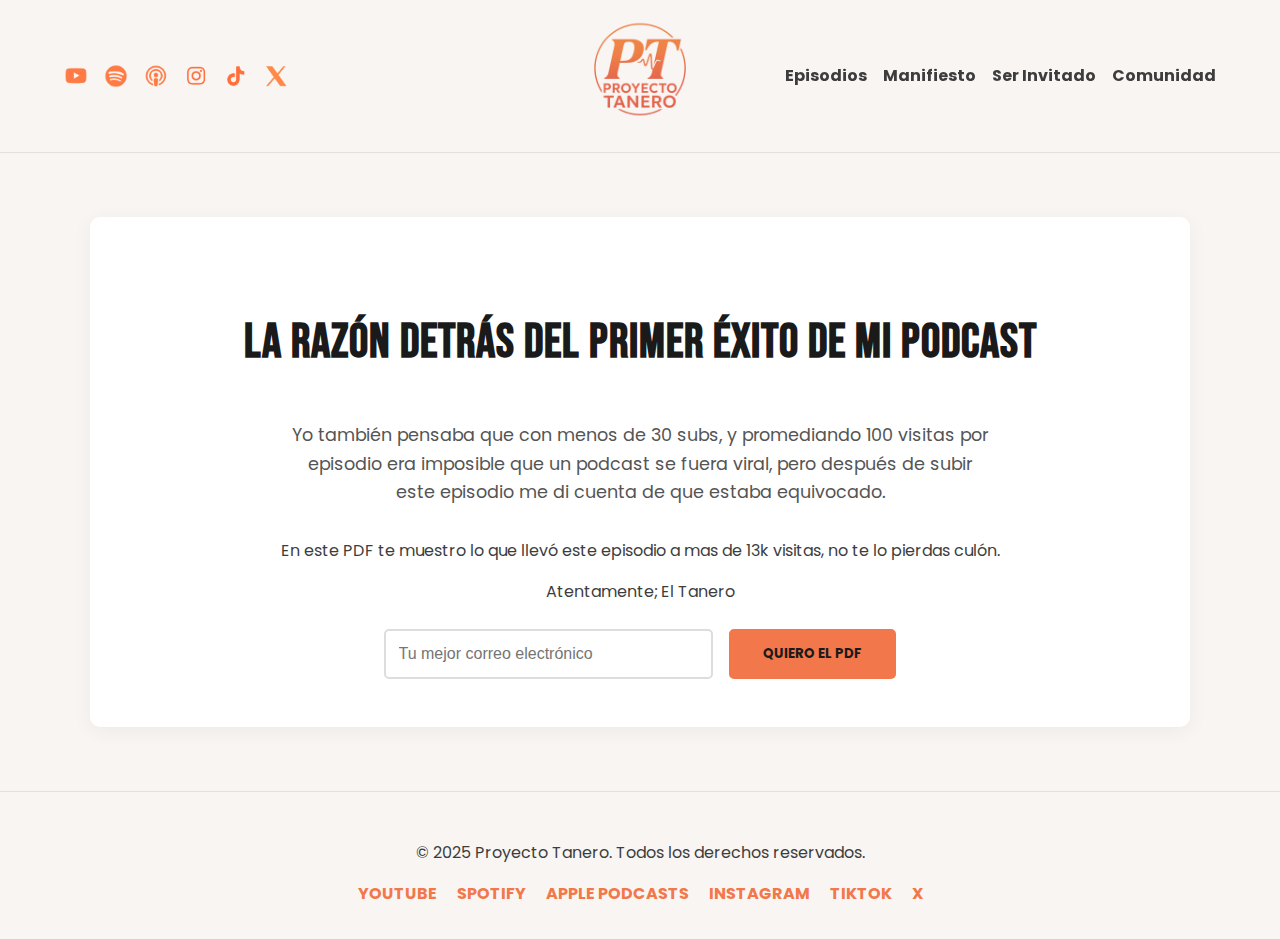
<file: comunidad/index.html>
<!DOCTYPE html>
<html lang="es">
<head>
    <meta charset="UTF-8">
    <base href="/">
    <meta name="viewport" content="width=device-width, initial-scale=1.0">
    <title>La Estrategia Detrás del Podcast - Proyecto Tanero</title>
    <link rel="icon" type="image/png" href="./images/favicon.png">
    <link rel="stylesheet" href="style.css">
    <link rel="preconnect" href="https://fonts.googleapis.com">
    <link rel="preconnect" href="https://fonts.gstatic.com" crossorigin>
    <link href="https://fonts.googleapis.com/css2?family=Bebas+Neue&family=Poppins:wght@400;700&display=swap" rel="stylesheet">
    <script async src="https://www.googletagmanager.com/gtag/js?id=G-NEPLE1EMG2"></script>
    <script>
    window.dataLayer = window.dataLayer || [];
    function gtag(){dataLayer.push(arguments);}
    gtag('js', new Date());

    gtag('config', 'G-NEPLE1EMG2');
    </script>
    <script>
    !function(f,b,e,v,n,t,s)
    {if(f.fbq)return;n=f.fbq=function(){n.callMethod?
    n.callMethod.apply(n,arguments):n.queue.push(arguments)};
    if(!f._fbq)f._fbq=n;n.push=n;n.loaded=!0;n.version='2.0';
    n.queue=[];t=b.createElement(e);t.async=!0;
    t.src=v;s=b.getElementsByTagName(e)[0];
    s.parentNode.insertBefore(t,s)}(window, document,'script',
    'https://connect.facebook.net/en_US/fbevents.js');
    fbq('init', '2050019339081162');
    fbq('track', 'PageView');
    </script>
    <noscript><img height="1" width="1" style="display:none"
    src="https://www.facebook.com/tr?id=2050019339081162&ev=PageView&noscript=1"
    /></noscript>
</head>
<body>
    <header>
        <nav>
            <div class="social-icons">
                <a href="https://www.youtube.com/@proyectotanero" target="_blank"><img src="./images/youtube-icon.png" alt="Youtube de Proyecto Tanero"></a>
                <a href="https://open.spotify.com/show/1H2Jp6VUBeGMYVkFCLDvQ1?si=eda4967ba2924e4c" target="_blank"><img src="./images/spotify-icon.png" alt="Spotify de Proyecto Tanero"></a>
                <a href="https://podcasts.apple.com/us/podcast/proyecto-tanero/id1824946698" target="_blank"><img src="./images/apple-icon.png" alt="Apple Podcasts de Proyecto Tanero"></a>
                <a href="https://instagram.com/proyectotanero" target="_blank"><img src="./images/instagram-icon.png" alt="Instagram de Proyecto Tanero"></a>
                <a href="https://www.tiktok.com/@proyectotanero" target="_blank"><img src="./images/tiktok-icon.png" alt="Tiktok de Proyecto Tanero"></a>
                <a href="https://x.com/ProyectoTanero" target="_blank"><img src="./images/x-icon.png" alt="X de Proyecto Tanero"></a>
            </div>
            <a href="/" class="logo-central">
              <img src="/images/ptweblogo.png" alt="Proyecto Tanero Logo" width="160" height="160" fetchpriority="high" loading="eager">
            </a>
            <ul class="main-nav">
                <li><a href="/episodios/">Episodios</a></li>
                <li><a href="/manifiesto/">Manifiesto</a></li>
                <li><a href="/ser-invitado/">Ser Invitado</a></li>
                <li><a href="/comunidad/">Comunidad</a></li>
            </ul>
        </nav>
    </header>

    <main class="page-content community-page">
        <div class="community-box">
            <h2>LA RAZÓN DETRÁS DEL PRIMER ÉXITO DE MI PODCAST</h2>
            <p style="font-size: 1.1rem; max-width: 700px; margin: 0 auto 2rem auto; color: #555;">Yo también pensaba que con menos de 30 subs, y promediando 100 visitas por episodio era imposible que un podcast se fuera viral, pero después de subir este episodio me di cuenta de que estaba equivocado.</p>
            <p>En este PDF te muestro lo que llevó este episodio a mas de 13k visitas, no te lo pierdas culón.</p>
            <p>Atentamente; El Tanero</p>
            
            <form action="https://usebasin.com/f/319d02469098" method="POST" style="margin-top: 1.5rem;">
                <input type="email" name="email" placeholder="Tu mejor correo electrónico" required>
                <input type="hidden" name="_gotcha" style="display:none !important;"> 
                <button type="submit" class="cta-button">QUIERO EL PDF</button>
            </form>
        </div>
    </main>

    <footer>
        <p>© 2025 Proyecto Tanero. Todos los derechos reservados.</p>
        <div class="social-links">
            <a href="https://www.youtube.com/@proyectotanero" target="_blank">YOUTUBE</a>
            <a href="https://open.spotify.com/show/1H2Jp6VUBeGMYVkFCLDvQ1?si=eda4967ba2924e4c" target="_blank">SPOTIFY</a>
            <a href="https://podcasts.apple.com/us/podcast/proyecto-tanero/id1824946698" target="_blank">APPLE PODCASTS</a>
            <a href="https://instagram.com/proyectotanero" target="_blank">INSTAGRAM</a>
            <a href="https://www.tiktok.com/@proyectotanero" target="_blank">TIKTOK</a>
            <a href="https://x.com/ProyectoTanero" target="_blank">X</a>
        </div>
    </footer>

    <script src="script.js"></script>
</body>
</html>
</file>
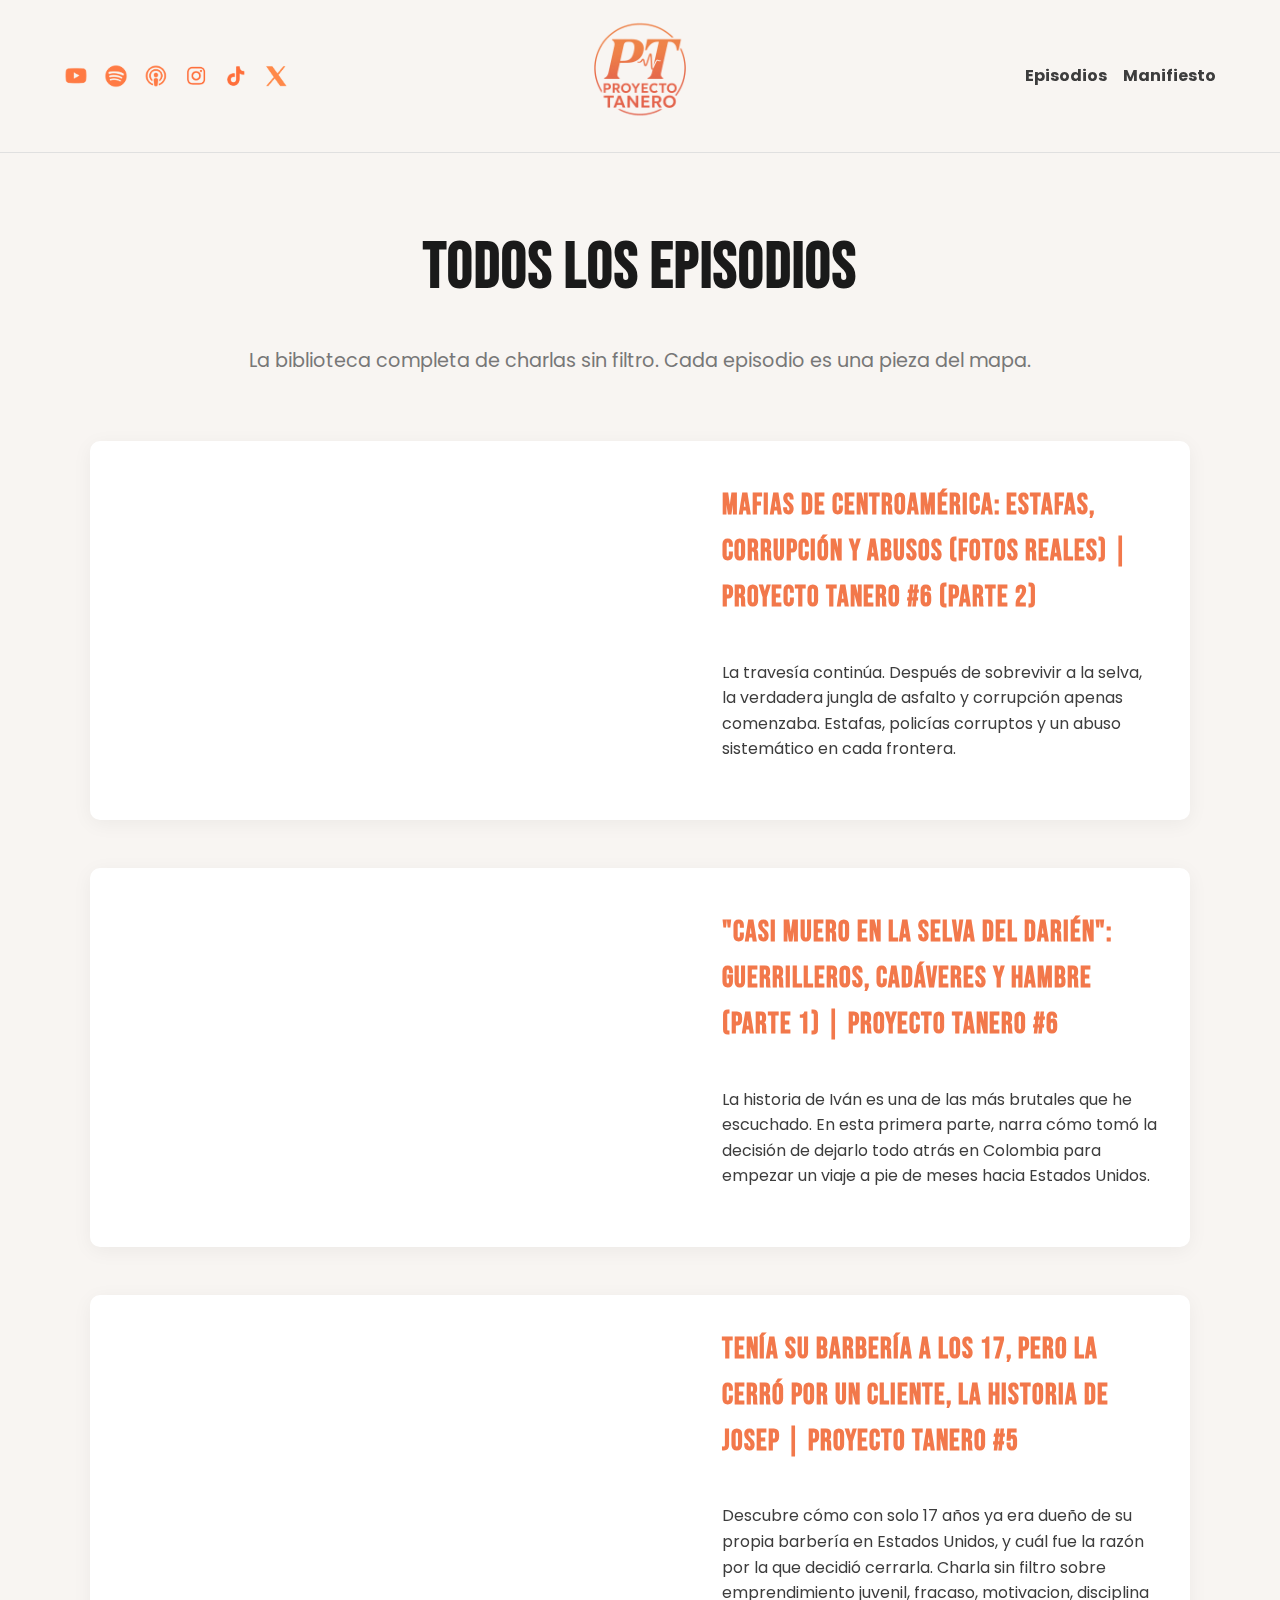
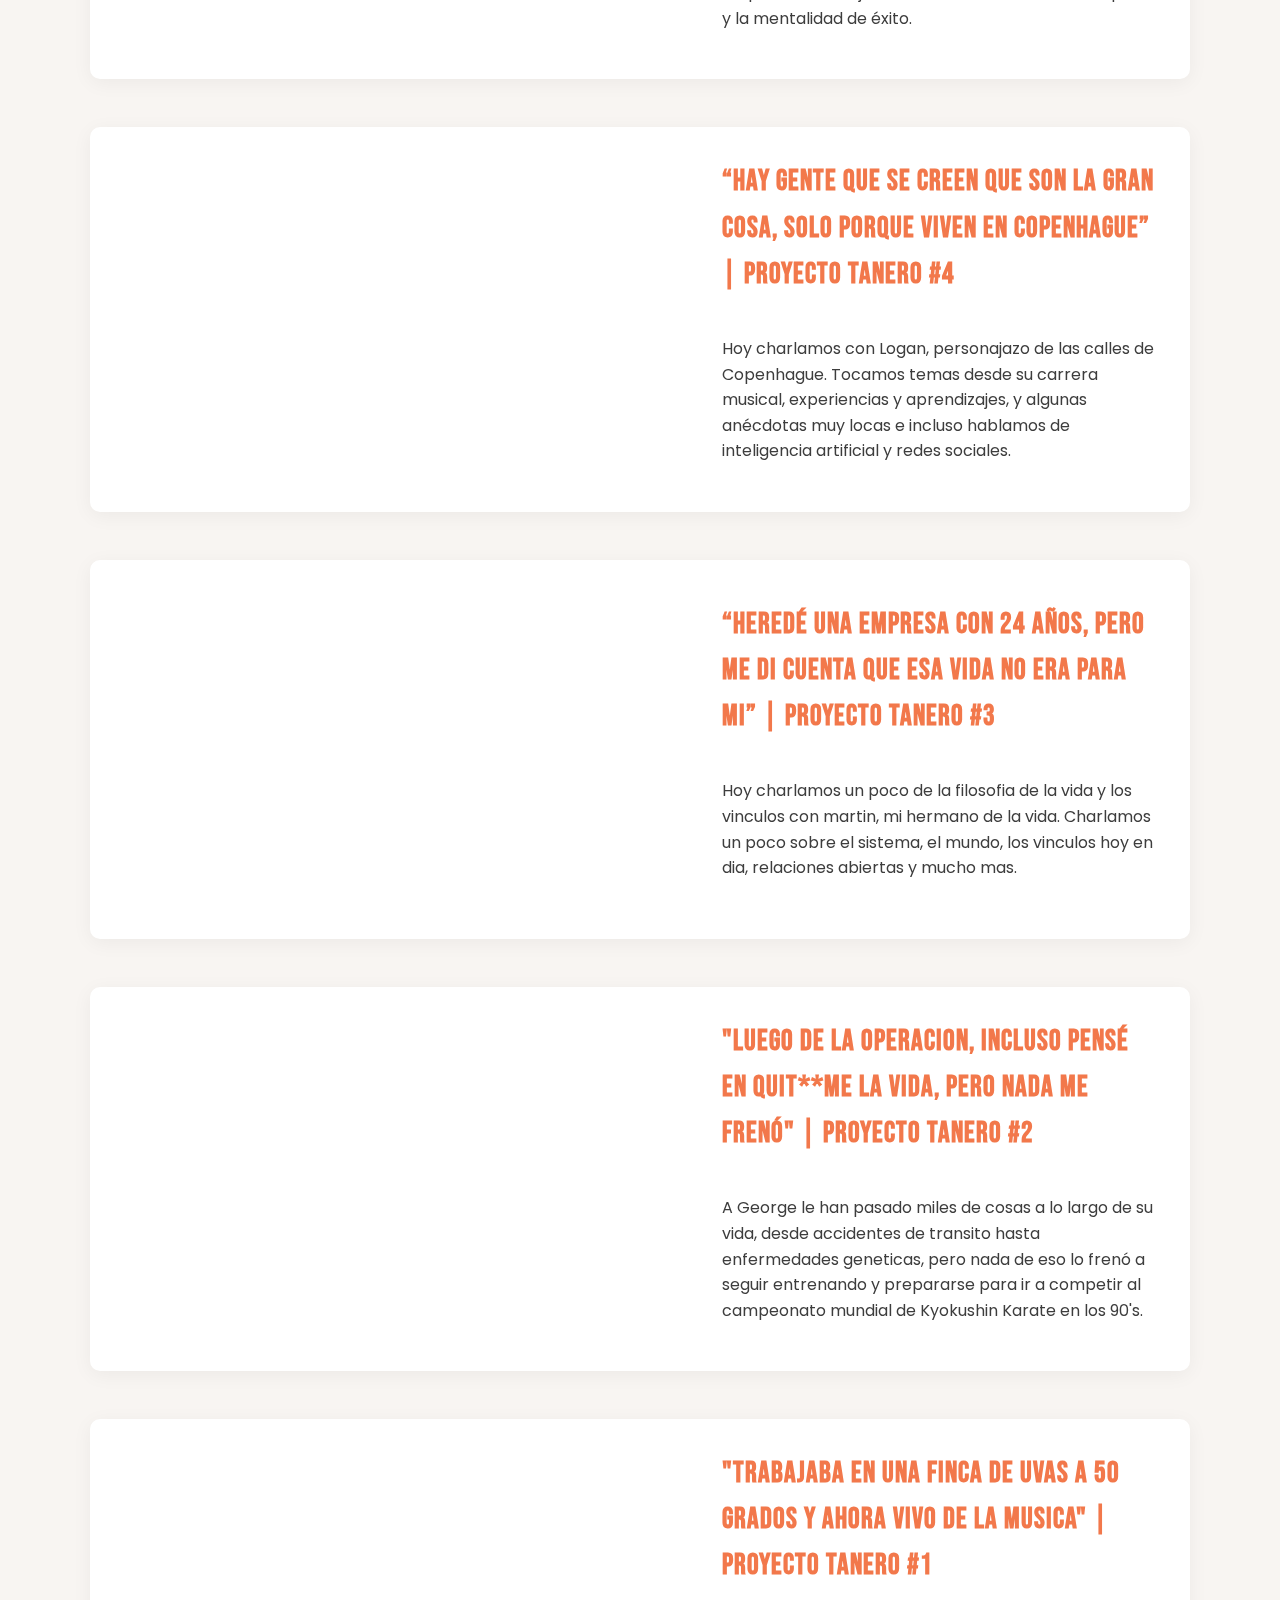
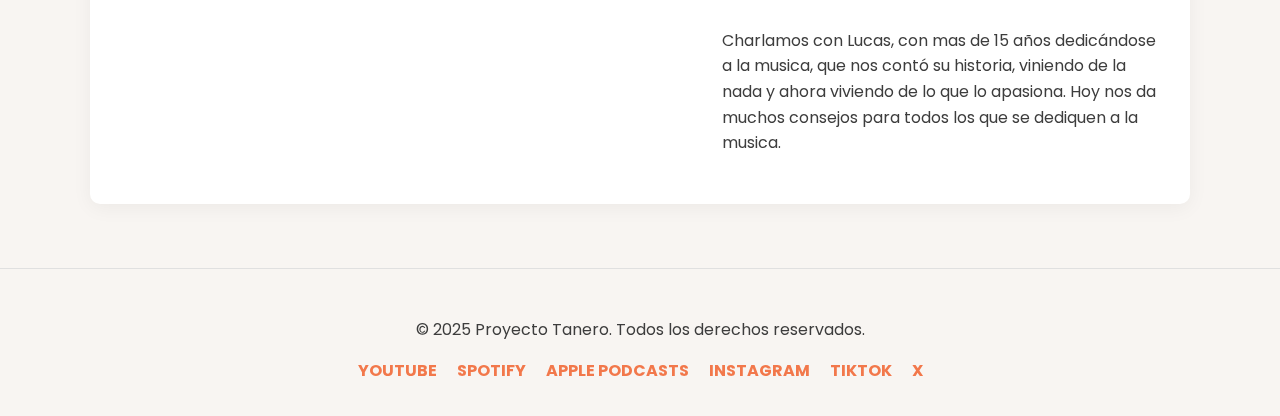
<file: episodios/index.html>
<!DOCTYPE html>
<html lang="es">
<head>
    <meta charset="UTF-8">
    <base href="/">
    <meta name="viewport" content="width=device-width, initial-scale=1.0">
    <title>Episodios - Proyecto Tanero</title>
    <link rel="icon" type="image/png" href="./images/favicon.png">
    <link rel="stylesheet" href="style.css">
    <link rel="preconnect" href="https://fonts.googleapis.com">
    <link rel="preconnect" href="https://fonts.gstatic.com" crossorigin>
    <link href="https://fonts.googleapis.com/css2?family=Bebas+Neue&family=Poppins:wght@400;700&display=swap" rel="stylesheet">
        <!-- Google tag (gtag.js) -->
    <script async src="https://www.googletagmanager.com/gtag/js?id=G-NEPLE1EMG2"></script>
    <script>
    window.dataLayer = window.dataLayer || [];
    function gtag(){dataLayer.push(arguments);}
    gtag('js', new Date());

    gtag('config', 'G-NEPLE1EMG2');
    </script>
        <!-- Meta Pixel Code -->
    <script>
    !function(f,b,e,v,n,t,s)
    {if(f.fbq)return;n=f.fbq=function(){n.callMethod?
    n.callMethod.apply(n,arguments):n.queue.push(arguments)};
    if(!f._fbq)f._fbq=n;n.push=n;n.loaded=!0;n.version='2.0';
    n.queue=[];t=b.createElement(e);t.async=!0;
    t.src=v;s=b.getElementsByTagName(e)[0];
    s.parentNode.insertBefore(t,s)}(window, document,'script',
    'https://connect.facebook.net/en_US/fbevents.js');
    fbq('init', '2050019339081162');
    fbq('track', 'PageView');
    </script>
    <noscript><img height="1" width="1" style="display:none"
    src="https://www.facebook.com/tr?id=2050019339081162&ev=PageView&noscript=1"
    /></noscript>
    <!-- End Meta Pixel Code -->
</head>
<body>
    <header>
        <nav>
            <div class="social-icons">
                <a href="https://www.youtube.com/@proyectotanero" target="_blank"><img src="./images/youtube-icon.png" alt="Youtube de Proyecto Tanero"></a>
                <a href="https://open.spotify.com/show/1H2Jp6VUBeGMYVkFCLDvQ1?si=eda4967ba2924e4c" target="_blank"><img src="./images/spotify-icon.png" alt="Spotify de Proyecto Tanero"></a>
                <a href="https://podcasts.apple.com/us/podcast/proyecto-tanero/id1824946698" target="_blank"><img src="./images/apple-icon.png" alt="Apple Podcasts de Proyecto Tanero"></a>
                <a href="https://instagram.com/proyectotaneropodcast" target="_blank"><img src="./images/instagram-icon.png" alt="Instagram de Proyecto Tanero"></a>
                <a href="https://www.tiktok.com/@proyectotanero" target="_blank"><img src="./images/tiktok-icon.png" alt="Tiktok de Proyecto Tanero"></a>
                <a href="https://x.com/ProyectoTanero" target="_blank"><img src="./images/x-icon.png" alt="X de Proyecto Tanero"></a>
            </div>
            <a href="/" class="logo-central">
  <img 
    src="/images/ptweblogo.png" 
    alt="Proyecto Tanero Logo" 
    width="160" height="160"
    fetchpriority="high" 
    loading="eager">
</a>

            <ul class="main-nav">
                <li><a href="/episodios/">Episodios</a></li>
                <li><a href="/manifiesto/">Manifiesto</a></li>
                <!-- <li><a href="/comunidad/">Comunidad</a></li> -->
            </ul>
        </nav>
    </header>

    <main class="page-content">
        <h1>TODOS LOS EPISODIOS</h1>
        <p class="subtitle">La biblioteca completa de charlas sin filtro. Cada episodio es una pieza del mapa.</p>

        <div class="episode-card-large">
            <iframe src="https://www.youtube.com/embed/5JGuWY7__mE?si=T8SyMzQnxhkavdSo" title="YouTube video player" frameborder="0" allow="accelerometer; autoplay; clipboard-write; encrypted-media; gyroscope; picture-in-picture; web-share" referrerpolicy="strict-origin-when-cross-origin" allowfullscreen></iframe>
            <div class="episode-item-info">
                <h4><a href="https://www.youtube.com/watch?v=5JGuWY7__mE" target="_blank">Mafias de Centroamérica: Estafas, Corrupción y Abusos (Fotos Reales) | Proyecto Tanero #6 (Parte 2)</a></h4>
                <p>La travesía continúa. Después de sobrevivir a la selva, la verdadera jungla de asfalto y corrupción apenas comenzaba. Estafas, policías corruptos y un abuso sistemático en cada frontera.</p>
            </div>
        </div>
        
        <div class="episode-card-large">
            <iframe src="https://www.youtube.com/embed/nGuYmAmCcxY?si=f_OZyFJILGAUsRrK" title="YouTube video player" frameborder="0" allow="accelerometer; autoplay; clipboard-write; encrypted-media; gyroscope; picture-in-picture; web-share" referrerpolicy="strict-origin-when-cross-origin" allowfullscreen></iframe>
            <div class="episode-item-info">
                <h4><a href="https://www.youtube.com/watch?v=nGuYmAmCcxY" target="_blank">"CASI MUERO EN LA SELVA DEL DARIÉN": GUERRILLEROS, CADÁVERES Y HAMBRE (Parte 1) | Proyecto Tanero #6</a></h4>
                <p>La historia de Iván es una de las más brutales que he escuchado. En esta primera parte, narra cómo tomó la decisión de dejarlo todo atrás en Colombia para empezar un viaje a pie de meses hacia Estados Unidos.</p>
            </div>
        </div>

        <div class="episode-card-large">
            <iframe src="https://www.youtube.com/embed/3WCT5Mqkecc?si=VgKkSWDo6b_YDaln" title="YouTube video player" frameborder="0" allow="accelerometer; autoplay; clipboard-write; encrypted-media; gyroscope; picture-in-picture; web-share" referrerpolicy="strict-origin-when-cross-origin" allowfullscreen></iframe>
            <div class="episode-item-info">
                <h4><a href="https://www.youtube.com/watch?v=3WCT5Mqkecc" target="_blank">TENÍA SU BARBERÍA A LOS 17, PERO LA CERRÓ POR UN CLIENTE, LA HISTORIA DE JOSEP | Proyecto Tanero #5</a></h4>
                <p>Descubre cómo con solo 17 años ya era dueño de su propia barbería en Estados Unidos, y cuál fue la razón por la que decidió cerrarla.
                Charla sin filtro sobre emprendimiento juvenil, fracaso, motivacion, disciplina y la mentalidad de éxito.</p>
            </div>
        </div>

        <div class="episode-card-large">
            <iframe src="https://www.youtube.com/embed/QwA_QUQoz0Y?si=S7N4a447Whrj6z5q" title="YouTube video player" frameborder="0" allow="accelerometer; autoplay; clipboard-write; encrypted-media; gyroscope; picture-in-picture; web-share" referrerpolicy="strict-origin-when-cross-origin" allowfullscreen></iframe>
            <div class="episode-item-info">
                <h4><a href="https://www.youtube.com/watch?v=QwA_QUQoz0Y" target="_blank">“HAY GENTE QUE SE CREEN QUE SON LA GRAN COSA, SOLO PORQUE VIVEN EN COPENHAGUE” | Proyecto Tanero #4</a></h4>
                <p>Hoy charlamos con Logan, personajazo de las calles de Copenhague. Tocamos temas desde su carrera musical, experiencias y aprendizajes, y algunas anécdotas muy locas e incluso hablamos de inteligencia artificial y redes sociales.</p>
            </div>
        </div>

        <div class="episode-card-large">
             <iframe src="https://www.youtube.com/embed/H7h2SZBTl6c?si=Z1Qt92l3LfOrZ1Gd" title="YouTube video player" frameborder="0" allow="accelerometer; autoplay; clipboard-write; encrypted-media; gyroscope; picture-in-picture; web-share" referrerpolicy="strict-origin-when-cross-origin" allowfullscreen></iframe>                
            <div class="episode-item-info">
                <h4><a href="https://www.youtube.com/watch?v=H7h2SZBTl6c" target="_blank">“HEREDÉ UNA EMPRESA CON 24 AÑOS, PERO ME DI CUENTA QUE ESA VIDA NO ERA PARA MI” | Proyecto Tanero #3</a></h4>
                <p>Hoy charlamos un poco de la filosofia de la vida y los vinculos con martin, mi hermano de la vida. Charlamos un poco sobre el sistema, el mundo, los vinculos hoy en dia, relaciones abiertas y mucho mas.</p>
            </div>
        </div>

        <div class="episode-card-large">
            <iframe src="https://www.youtube.com/embed/g8G1D68WXTg?si=vI98BJnYWqP5D0ax" title="YouTube video player" frameborder="0" allow="accelerometer; autoplay; clipboard-write; encrypted-media; gyroscope; picture-in-picture; web-share" referrerpolicy="strict-origin-when-cross-origin" allowfullscreen></iframe>
            <div class="episode-item-info">
                <h4><a href="https://www.youtube.com/watch?v=g8G1D68WXTg" target="_blank">"LUEGO DE LA OPERACION, INCLUSO PENSÉ EN QUIT**ME LA VIDA, PERO NADA ME FRENÓ" | Proyecto Tanero #2</a></h4>
                <p>A George le han pasado miles de cosas a lo largo de su vida, desde accidentes de transito hasta enfermedades geneticas, pero nada de eso lo frenó a seguir entrenando y prepararse para ir a competir al campeonato mundial de Kyokushin Karate en los 90's.</p>
            </div>
        </div>

        <div class="episode-card-large">
            <iframe src="https://www.youtube.com/embed/S3OmC_zdjtA?si=JNTZE0ffLj2_Blz4" title="YouTube video player" frameborder="0" allow="accelerometer; autoplay; clipboard-write; encrypted-media; gyroscope; picture-in-picture; web-share" referrerpolicy="strict-origin-when-cross-origin" allowfullscreen></iframe>
            <div class="episode-item-info">
                <h4><a href="https://www.youtube.com/watch?v=S3OmC_zdjtA" target="_blank">"TRABAJABA EN UNA FINCA DE UVAS A 50 GRADOS Y AHORA VIVO DE LA MUSICA" | Proyecto Tanero #1</a></h4>
                <p>Charlamos con Lucas, con mas de 15 años dedicándose a la musica, que nos contó su historia, viniendo de la nada y ahora viviendo de lo que lo apasiona. Hoy nos da muchos consejos para todos los que se dediquen a la musica.</p>
            </div>
        </div>
    </main>

    <footer>
        <p>© 2025 Proyecto Tanero. Todos los derechos reservados.</p>
        <div class="social-links">
            <a href="https://www.youtube.com/@proyectotanero" target="_blank">YOUTUBE</a>
            <a href="https://open.spotify.com/show/1H2Jp6VUBeGMYVkFCLDvQ1?si=eda4967ba2924e4c" target="_blank">SPOTIFY</a>
            <a href="https://podcasts.apple.com/us/podcast/proyecto-tanero/id1824946698" target="_blank">APPLE PODCASTS</a>
            <a href="https://instagram.com/proyectotaneropodcast" target="_blank">INSTAGRAM</a>
            <a href="https://www.tiktok.com/@proyectotanero" target="_blank">TIKTOK</a>
            <a href="https://x.com/ProyectoTanero" target="_blank">X</a>
        </div>
    </footer>

    <script src="script.js"></script>
</body>
</html>
</file>
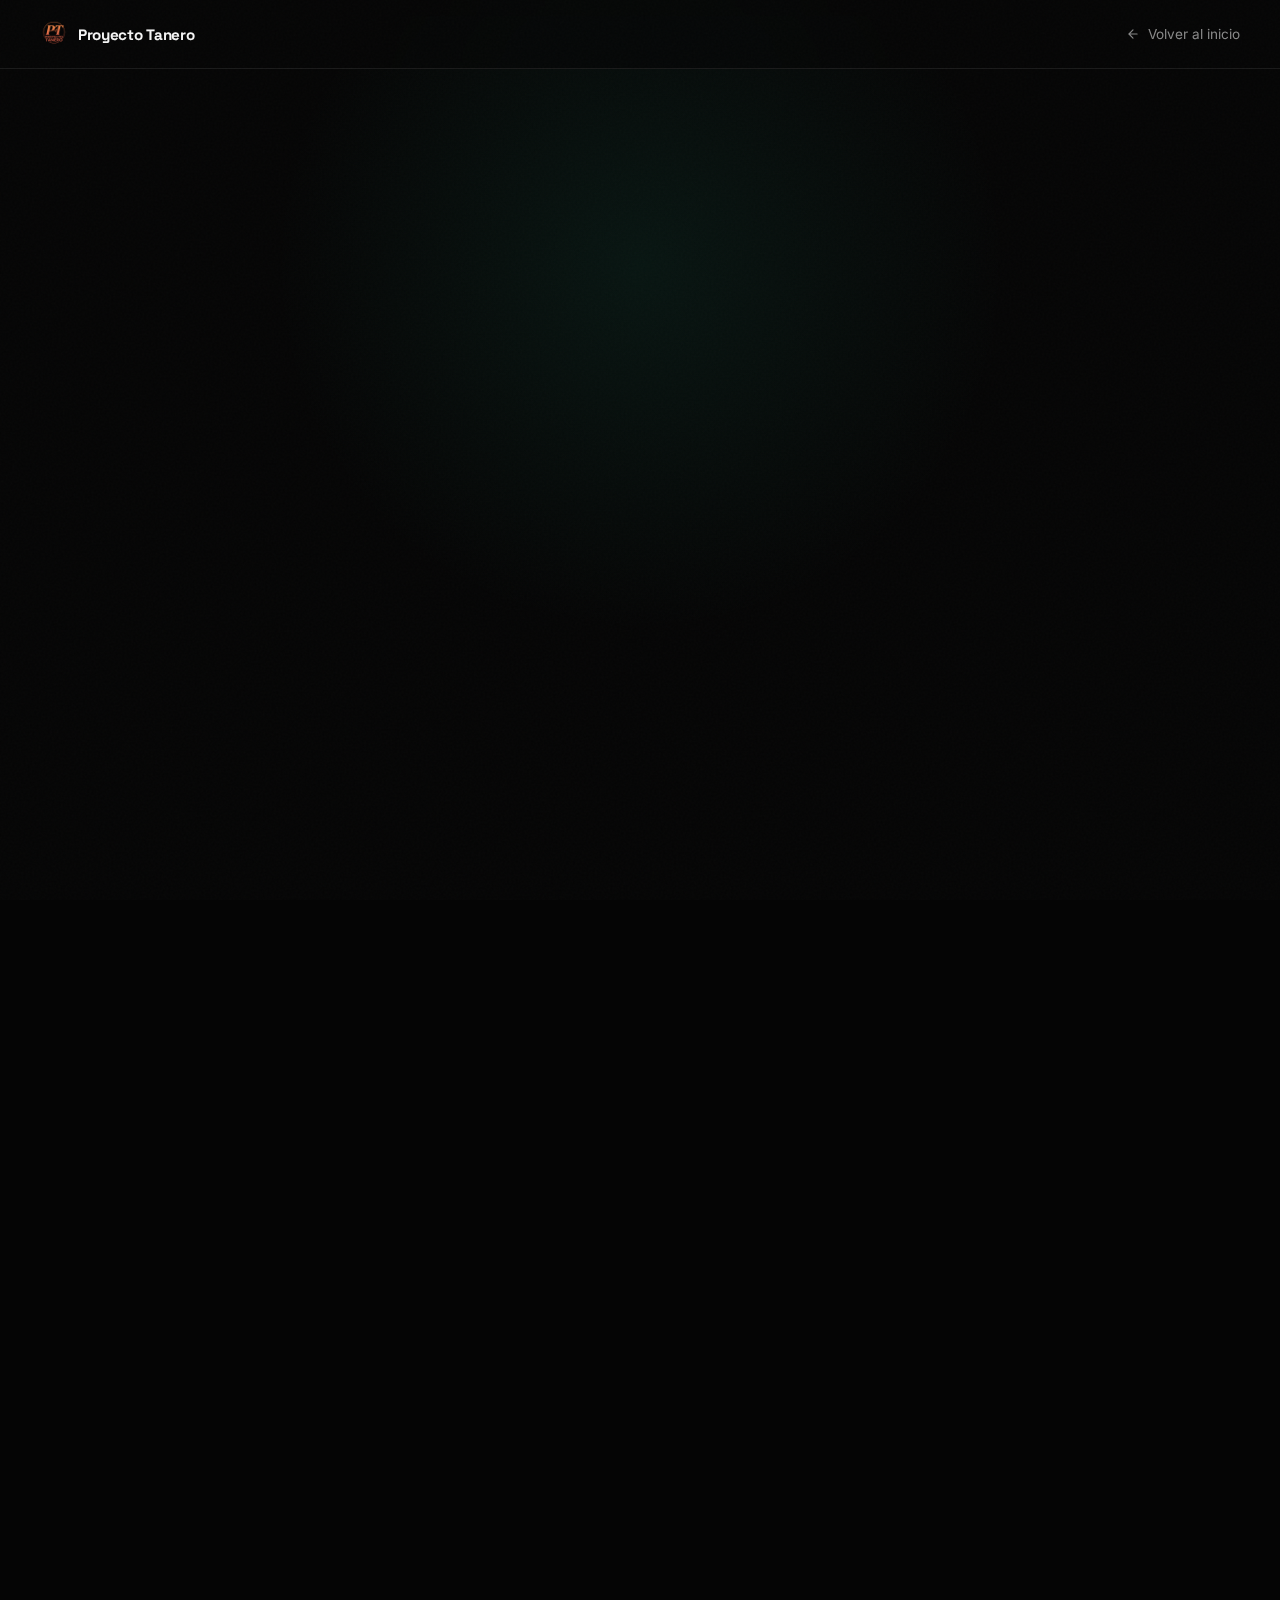
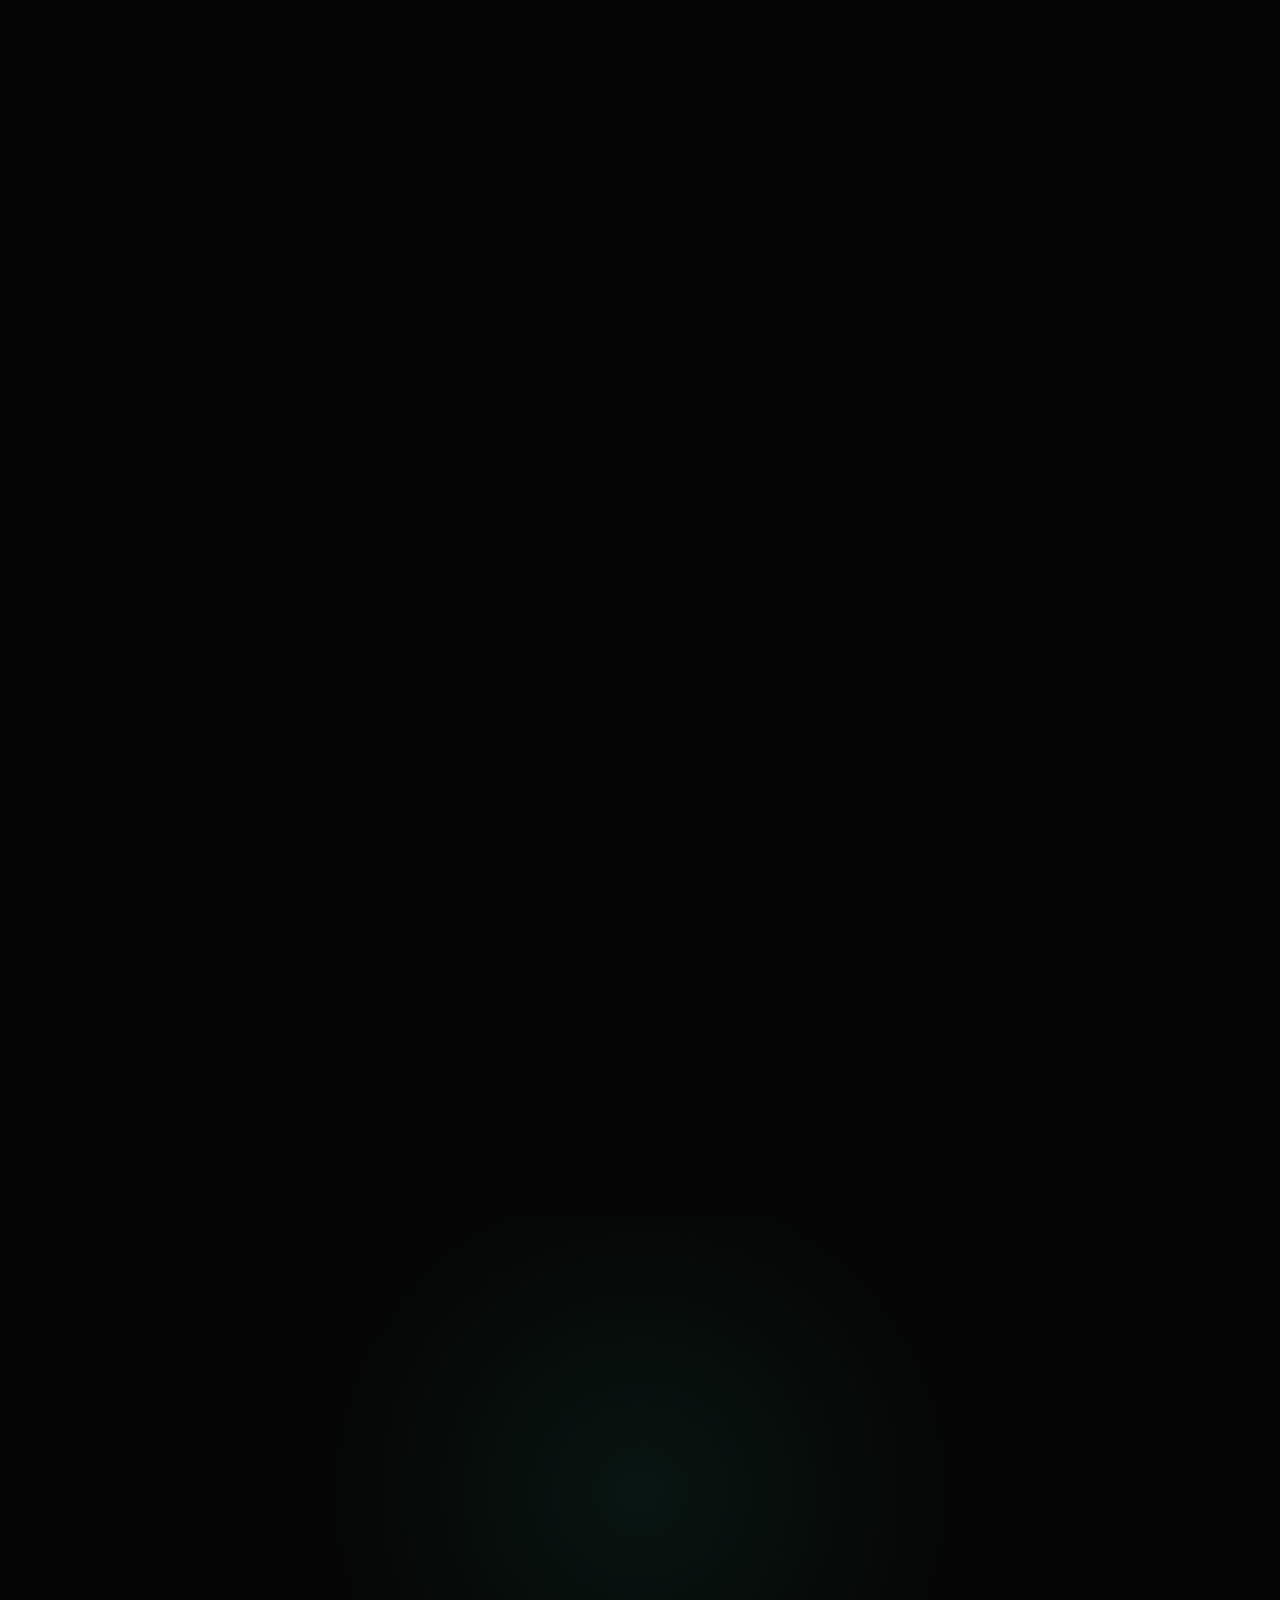
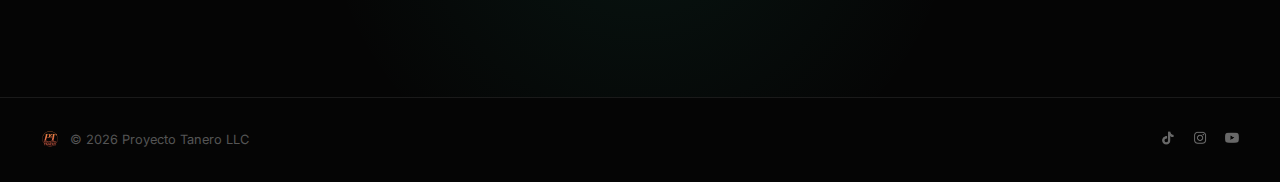
<file: guia/index.html>
<!DOCTYPE html>
<html lang="es">
<head>
    <meta charset="UTF-8">
    <meta name="viewport" content="width=device-width, initial-scale=1.0">
    <title>Guia Gratuita para Latinos en USA | Proyecto Tanero</title>
    <meta name="description" content="Guia gratuita de 12 secciones para latinos en USA: ITIN, cuenta de banco sin SSN, credito desde cero, trabajo legal, impuestos, vivienda, salud, LLC y mas. Por Nahuel Bello.">
    <meta name="keywords" content="guia latinos USA, ITIN, credito sin SSN, cuenta banco sin papeles, derechos laborales inmigrantes, LLC inmigrante, proyecto tanero">
    <meta name="author" content="Nahuel Bello">
    <meta name="robots" content="index, follow">
    <link rel="icon" type="image/png" href="../images/favicon.png">
    <link rel="apple-touch-icon" href="../images/apple-icon.png">
    <meta property="og:title" content="Guia Gratuita para Latinos en USA | Proyecto Tanero">
    <meta property="og:description" content="Todo lo que nadie te explica cuando llegas a Estados Unidos. ITIN, banco, credito, trabajo, impuestos y mas. 12 secciones. Gratis.">
    <meta property="og:image" content="https://proyectotanero.com/images/nahuelbello.png">
    <meta property="og:type" content="website">
    <meta property="og:url" content="https://proyectotanero.com/guia">
    <meta property="og:site_name" content="Proyecto Tanero">
    <meta name="twitter:card" content="summary_large_image">
    <meta name="twitter:title" content="Guia Gratuita para Latinos en USA | Proyecto Tanero">
    <meta name="twitter:description" content="Todo lo que nadie te explica cuando llegas a Estados Unidos. 12 secciones. Gratis.">
    <meta name="twitter:image" content="https://proyectotanero.com/images/nahuelbello.png">
    <link rel="canonical" href="https://proyectotanero.com/guia">
    <script async src="https://www.googletagmanager.com/gtag/js?id=G-NEPLE1EMG2"></script>
    <script>
    window.dataLayer = window.dataLayer || [];
    function gtag(){dataLayer.push(arguments);}
    gtag('js', new Date());
    gtag('config', 'G-NEPLE1EMG2');
    </script>
    <link rel="preconnect" href="https://fonts.googleapis.com">
    <link rel="preconnect" href="https://fonts.gstatic.com" crossorigin>
    <link href="https://fonts.googleapis.com/css2?family=Inter:wght@300;400;500;600;700;800;900&family=Space+Grotesk:wght@400;500;600;700;800&display=swap" rel="stylesheet">
    <style>
        *, *::before, *::after { margin: 0; padding: 0; box-sizing: border-box; }
        :root {
            --bg: #050505;
            --surface: #0a0a0a;
            --surface-2: #111111;
            --border: #1a1a1a;
            --border-hover: #2a2a2a;
            --text-primary: #f5f5f5;
            --text-secondary: #888888;
            --text-muted: #555555;
            --accent: #e8ff47;
            --accent-dim: #e8ff4715;
            --accent-mid: #e8ff4730;
            --teal: #2dd4a8;
            --gradient-1: linear-gradient(135deg, #e8ff47, #a8e600);
        }
        html { -webkit-font-smoothing: antialiased; scroll-behavior: smooth; }
        body {
            font-family: 'Inter', -apple-system, BlinkMacSystemFont, sans-serif;
            background: var(--bg);
            color: var(--text-primary);
            min-height: 100vh; min-height: 100dvh;
            overflow-x: hidden;
        }
        body::after {
            content: '';
            position: fixed; inset: 0;
            background-image: url("data:image/svg+xml,%3Csvg viewBox='0 0 512 512' xmlns='http://www.w3.org/2000/svg'%3E%3Cfilter id='n'%3E%3CfeTurbulence type='fractalNoise' baseFrequency='0.8' numOctaves='4' stitchTiles='stitch'/%3E%3C/filter%3E%3Crect width='100%25' height='100%25' filter='url(%23n)' opacity='0.025'/%3E%3C/svg%3E");
            pointer-events: none; z-index: 9999;
        }
        ::selection { background: var(--accent); color: var(--bg); }
        a { color: inherit; text-decoration: none; }

        /* ── NAV ── */
        .nav {
            position: fixed; top: 0; left: 0; right: 0; z-index: 100;
            display: flex; align-items: center; justify-content: space-between;
            padding: 20px 40px;
            background: rgba(5,5,5,0.6); backdrop-filter: blur(24px); -webkit-backdrop-filter: blur(24px);
            border-bottom: 1px solid var(--border);
        }
        .nav-logo {
            display: flex; align-items: center; gap: 10px;
            font-family: 'Space Grotesk', sans-serif; font-weight: 700; font-size: 0.95rem;
            letter-spacing: -0.02em;
        }
        .nav-logo img { width: 28px; height: 28px; }
        .nav-back {
            display: flex; align-items: center; gap: 8px;
            color: var(--text-secondary); font-size: 0.85rem; transition: color 0.3s;
        }
        .nav-back:hover { color: var(--text-primary); }

        /* ── HERO ── */
        .hero {
            min-height: 100vh; min-height: 100dvh;
            display: flex; flex-direction: column;
            align-items: center; justify-content: center;
            text-align: center; padding: 120px 24px 80px;
            position: relative; overflow: hidden;
        }
        .hero-glow {
            position: absolute; top: -15%; left: 50%; transform: translateX(-50%);
            width: 800px; height: 800px;
            background: radial-gradient(circle, rgba(45, 212, 168, 0.08) 0%, transparent 65%);
            pointer-events: none;
        }

        .hero-badge {
            display: inline-flex; align-items: center; gap: 8px;
            padding: 8px 20px; border-radius: 100px;
            border: 1px solid var(--border);
            background: var(--surface);
            font-size: 0.8rem; color: var(--text-secondary);
            margin-bottom: 40px; position: relative;
            opacity: 0; animation: fadeUp 0.8s 0.2s cubic-bezier(0.16, 1, 0.3, 1) forwards;
        }
        .hero-badge .dot {
            width: 6px; height: 6px; border-radius: 50%;
            background: var(--teal);
            animation: pulse 2s infinite;
        }

        .hero h1 {
            font-family: 'Space Grotesk', sans-serif;
            font-size: clamp(2.2rem, 6vw, 4rem);
            font-weight: 800; letter-spacing: -0.04em;
            line-height: 1.1; margin-bottom: 24px;
            max-width: 700px; position: relative;
            opacity: 0; animation: fadeUp 0.8s 0.4s cubic-bezier(0.16, 1, 0.3, 1) forwards;
        }
        .hero h1 .teal { color: var(--teal); }

        .hero-sub {
            color: var(--text-secondary); font-size: 1.15rem;
            max-width: 520px; line-height: 1.7;
            margin-bottom: 48px; position: relative;
            opacity: 0; animation: fadeUp 0.8s 0.6s cubic-bezier(0.16, 1, 0.3, 1) forwards;
        }

        .hero-form {
            opacity: 0; animation: fadeUp 0.8s 0.8s cubic-bezier(0.16, 1, 0.3, 1) forwards;
            position: relative; width: 100%; max-width: 500px;
        }

        .email-form {
            display: flex; gap: 12px; width: 100%;
        }
        .email-form input[type="email"] {
            flex: 1; padding: 18px 24px; background: var(--surface);
            border: 1px solid var(--border); border-radius: 100px;
            color: var(--text-primary); font-size: 0.95rem; font-family: inherit;
            outline: none; transition: border-color 0.3s, box-shadow 0.3s;
        }
        .email-form input[type="email"]::placeholder { color: var(--text-muted); }
        .email-form input[type="email"]:focus { border-color: var(--teal); box-shadow: 0 0 20px rgba(45, 212, 168, 0.15); }
        .email-form button {
            padding: 18px 32px; background: var(--teal); color: var(--bg);
            border: none; border-radius: 100px; font-weight: 700;
            font-size: 0.9rem; cursor: pointer; font-family: inherit;
            transition: all 0.3s; white-space: nowrap;
        }
        .email-form button:hover { transform: scale(1.05); box-shadow: 0 0 30px rgba(45, 212, 168, 0.25); }

        .form-note {
            font-size: 0.75rem; color: var(--text-muted); margin-top: 16px;
            position: relative;
        }

        .scroll-hint {
            position: absolute; bottom: 32px; left: 50%; transform: translateX(-50%);
            display: flex; flex-direction: column; align-items: center; gap: 8px;
            color: var(--text-muted); font-size: 0.7rem; letter-spacing: 0.1em; text-transform: uppercase;
            opacity: 0; animation: fadeUp 0.8s 1.2s cubic-bezier(0.16, 1, 0.3, 1) forwards;
        }
        .scroll-hint .line {
            width: 1px; height: 40px; background: linear-gradient(to bottom, var(--text-muted), transparent);
            animation: scrollLine 2s infinite;
        }

        /* ── STORY SECTION ── */
        .story {
            padding: 100px 24px; position: relative;
        }
        .story-container {
            max-width: 680px; margin: 0 auto;
        }
        .story-block {
            margin-bottom: 64px;
            opacity: 0; transform: translateY(40px);
            transition: all 0.8s cubic-bezier(0.16, 1, 0.3, 1);
        }
        .story-block.visible {
            opacity: 1; transform: translateY(0);
        }
        .story-text {
            font-size: clamp(1.4rem, 3.5vw, 2rem);
            font-family: 'Space Grotesk', sans-serif;
            font-weight: 700; line-height: 1.4;
            letter-spacing: -0.02em;
        }
        .story-text .teal { color: var(--teal); }
        .story-sub {
            font-size: 1.05rem; color: var(--text-secondary);
            line-height: 1.7; margin-top: 16px;
        }

        /* ── WHAT'S INSIDE ── */
        .contents {
            padding: 80px 24px 100px; position: relative;
        }
        .contents-container {
            max-width: 680px; margin: 0 auto;
        }
        .contents h2 {
            font-family: 'Space Grotesk', sans-serif;
            font-size: clamp(1.8rem, 4vw, 2.8rem);
            font-weight: 800; letter-spacing: -0.03em;
            color: var(--teal); margin-bottom: 48px;
            opacity: 0; transform: translateY(40px);
            transition: all 0.8s cubic-bezier(0.16, 1, 0.3, 1);
        }
        .contents h2.visible { opacity: 1; transform: translateY(0); }

        .contents-list {
            list-style: none; display: flex; flex-direction: column; gap: 0;
        }
        .contents-item {
            display: flex; align-items: baseline; gap: 20px;
            padding: 20px 0;
            border-bottom: 1px solid var(--border);
            opacity: 0; transform: translateY(20px);
            transition: all 0.6s cubic-bezier(0.16, 1, 0.3, 1);
        }
        .contents-item.visible { opacity: 1; transform: translateY(0); }
        .contents-item:first-child { border-top: 1px solid var(--border); }
        .item-num {
            font-family: 'Space Grotesk', sans-serif;
            font-weight: 700; font-size: 0.85rem;
            color: var(--teal); min-width: 32px;
        }
        .item-title {
            font-size: 1.1rem; font-weight: 500;
        }

        /* ── CTA BOTTOM ── */
        .cta-bottom {
            padding: 100px 24px 120px;
            text-align: center; position: relative; overflow: hidden;
        }
        .cta-glow {
            position: absolute; bottom: -30%; left: 50%; transform: translateX(-50%);
            width: 700px; height: 700px;
            background: radial-gradient(circle, rgba(45, 212, 168, 0.08) 0%, transparent 65%);
            pointer-events: none;
        }
        .cta-bottom h2 {
            font-family: 'Space Grotesk', sans-serif;
            font-size: clamp(1.8rem, 4.5vw, 3rem);
            font-weight: 800; letter-spacing: -0.03em;
            margin-bottom: 16px; position: relative;
            opacity: 0; transform: translateY(40px);
            transition: all 0.8s cubic-bezier(0.16, 1, 0.3, 1);
        }
        .cta-bottom h2.visible { opacity: 1; transform: translateY(0); }
        .cta-bottom .cta-sub {
            color: var(--text-secondary); font-size: 1.05rem;
            max-width: 460px; margin: 0 auto 40px; position: relative;
            line-height: 1.7;
            opacity: 0; transform: translateY(40px);
            transition: all 0.8s 0.1s cubic-bezier(0.16, 1, 0.3, 1);
        }
        .cta-bottom .cta-sub.visible { opacity: 1; transform: translateY(0); }
        .cta-bottom .hero-form {
            margin: 0 auto;
            opacity: 0; transform: translateY(40px);
            transition: all 0.8s 0.2s cubic-bezier(0.16, 1, 0.3, 1);
            animation: none;
        }
        .cta-bottom .hero-form.visible { opacity: 1; transform: translateY(0); }

        /* ── FOOTER ── */
        footer {
            padding: 32px 40px;
            border-top: 1px solid var(--border);
            display: flex; align-items: center; justify-content: space-between;
            font-size: 0.8rem; color: var(--text-muted);
        }
        .footer-left {
            display: flex; align-items: center; gap: 10px;
        }
        .footer-left img { width: 20px; height: 20px; }
        .footer-socials {
            display: flex; gap: 16px;
        }
        .footer-socials a { transition: opacity 0.3s; }
        .footer-socials a:hover { opacity: 0.7; }
        .footer-socials img {
            width: 16px; height: 16px;
            filter: brightness(0) invert(1); opacity: 0.4;
        }

        /* ── ANIMATIONS ── */
        @keyframes fadeUp { from { opacity: 0; transform: translateY(30px); } to { opacity: 1; transform: translateY(0); } }
        @keyframes pulse { 0%, 100% { opacity: 1; } 50% { opacity: 0.4; } }
        @keyframes scrollLine { 0% { opacity: 0; transform: scaleY(0); transform-origin: top; } 50% { opacity: 1; transform: scaleY(1); } 100% { opacity: 0; transform: scaleY(0); transform-origin: bottom; } }

        /* ── RESPONSIVE ── */
        @media (max-width: 768px) {
            .nav { padding: 16px 20px; }
            .nav-back span { display: none; }
            .hero { padding: 100px 20px 60px; min-height: auto; padding-bottom: 80px; }
            .hero h1 { font-size: clamp(1.8rem, 8vw, 2.8rem); }
            .hero-sub { font-size: 1rem; margin-bottom: 36px; }
            .hero-badge { margin-bottom: 28px; }
            .email-form { flex-direction: column; }
            .email-form input[type="email"] { padding: 16px 20px; font-size: 16px; }
            .email-form button { width: 100%; padding: 16px 24px; }
            .scroll-hint { display: none; }
            .story { padding: 48px 20px; }
            .story-block { margin-bottom: 40px; }
            .story-text { font-size: clamp(1.2rem, 5vw, 1.6rem); }
            .story-sub { font-size: 0.95rem; }
            .contents { padding: 32px 20px 48px; }
            .contents h2 { margin-bottom: 32px; }
            .contents-item { padding: 16px 0; gap: 16px; }
            .item-title { font-size: 0.95rem; }
            .item-num { font-size: 0.8rem; min-width: 28px; }
            .cta-bottom { padding: 60px 20px 48px; }
            .cta-bottom h2 { font-size: clamp(1.5rem, 6vw, 2.2rem); }
            .cta-bottom .cta-sub { font-size: 0.95rem; margin-bottom: 32px; }
            footer { flex-direction: column; gap: 16px; text-align: center; padding: 24px 20px; }
        }
    </style>
</head>
<body>

    <!-- Nav -->
    <nav class="nav">
        <a href="/" class="nav-logo">
            <img src="../images/ptweblogo.png" alt="PT">
            Proyecto Tanero
        </a>
        <a href="/" class="nav-back">
            <svg width="14" height="14" viewBox="0 0 24 24" fill="none" stroke="currentColor" stroke-width="2" stroke-linecap="round"><path d="M19 12H5M12 19l-7-7 7-7"/></svg>
            Volver al inicio
        </a>
    </nav>

    <main>
    <!-- Hero -->
    <header class="hero">
        <div class="hero-glow" aria-hidden="true"></div>

        <div class="hero-badge" aria-label="Guia gratuita de 12 secciones">
            <span class="dot" aria-hidden="true"></span>
            Gratis &middot; 12 secciones
        </div>

        <h1>Nadie me explico como funciona el sistema.<br><span class="teal">Asi que arme esta guia.</span></h1>

        <p class="hero-sub">Todo lo que un latino necesita saber al llegar a Estados Unidos. Sin vueltas, sin humo. Lo que a mi me hubiese ahorrado meses de errores.</p>

        <div class="hero-form">
            <form class="email-form" id="emailForm" aria-label="Descargar guia gratuita">
                <input type="email" name="email" id="emailInput" placeholder="Tu email" required aria-label="Tu direccion de email">
                <input type="text" name="website" id="honeypot" style="position:absolute;left:-9999px;opacity:0;height:0;width:0;" tabindex="-1" autocomplete="off">
                <button type="submit" id="emailBtn">Quiero la guia</button>
            </form>
            <p class="form-note">Gratis. Sin spam. Te podes dar de baja cuando quieras.</p>
        </div>

        <div class="scroll-hint" aria-hidden="true">
            <span>Que hay adentro</span>
            <div class="line"></div>
        </div>
    </header>

    <!-- Story -->
    <article class="story">
        <div class="story-container">
            <div class="story-block">
                <p class="story-text">Cuando llegue a USA nadie me explico como funciona el sistema. <span class="teal">Me tuve que comer cada error solo.</span></p>
            </div>
            <div class="story-block">
                <p class="story-text">No sabia como abrir una cuenta de banco. No sabia que podia construir credito sin Social Security.</p>
                <p class="story-text">No sabia que tenia derechos laborales aunque no tuviera papeles.</p>
            </div>
            <div class="story-block">
                <p class="story-text">Despues de un año investigando, probando, y equivocandome...</p>
                <p class="story-text"><span class="teal">Arme todo en una guia. 12 secciones. Gratis.</span></p>
            </div>
        </div>
    </article>

    <!-- What's Inside -->
    <section class="contents" aria-labelledby="contents-heading">
        <div class="contents-container">
            <h2 id="contents-heading">Que hay adentro</h2>
            <ul class="contents-list">
                <li class="contents-item"><span class="item-num">01</span><span class="item-title">El ITIN &mdash; tu entrada al sistema</span></li>
                <li class="contents-item"><span class="item-num">02</span><span class="item-title">Cuenta de banco sin SSN</span></li>
                <li class="contents-item"><span class="item-num">03</span><span class="item-title">Credito desde cero</span></li>
                <li class="contents-item"><span class="item-num">04</span><span class="item-title">Trabaja legal: opciones reales</span></li>
                <li class="contents-item"><span class="item-num">05</span><span class="item-title">Tus derechos laborales</span></li>
                <li class="contents-item"><span class="item-num">06</span><span class="item-title">Impuestos: por que te conviene</span></li>
                <li class="contents-item"><span class="item-num">07</span><span class="item-title">Vivienda sin historial</span></li>
                <li class="contents-item"><span class="item-num">08</span><span class="item-title">Salud sin seguro</span></li>
                <li class="contents-item"><span class="item-num">09</span><span class="item-title">LLC: arma tu negocio</span></li>
                <li class="contents-item"><span class="item-num">10</span><span class="item-title">Licencia de conducir</span></li>
                <li class="contents-item"><span class="item-num">11</span><span class="item-title">Educacion y becas</span></li>
                <li class="contents-item"><span class="item-num">12</span><span class="item-title">Recursos de emergencia</span></li>
            </ul>
        </div>
    </section>

    <!-- CTA Bottom -->
    <section class="cta-bottom" aria-labelledby="cta-heading">
        <div class="cta-glow" aria-hidden="true"></div>
        <h2 id="cta-heading">Deja tu email y te la mando</h2>
        <p class="cta-sub">No tenes que pasar por lo mismo que yo. Esta guia es lo que me hubiese cambiado todo al llegar.</p>
        <div class="hero-form">
            <form class="email-form" id="emailForm2" aria-label="Descargar guia gratuita">
                <input type="email" name="email" id="emailInput2" placeholder="Tu email" required aria-label="Tu direccion de email">
                <input type="text" name="website" id="honeypot2" style="position:absolute;left:-9999px;opacity:0;height:0;width:0;" tabindex="-1" autocomplete="off">
                <button type="submit" id="emailBtn2">Quiero la guia</button>
            </form>
            <p class="form-note">Gratis. Sin spam. Te podes dar de baja cuando quieras.</p>
        </div>
    </section>
    </main>

    <!-- Footer -->
    <footer>
        <div class="footer-left">
            <img src="../images/ptweblogo.png" alt="PT">
            <span>&copy; 2026 Proyecto Tanero LLC</span>
        </div>
        <div class="footer-socials">
            <a href="https://www.tiktok.com/@proyectotanero" target="_blank" rel="noopener" aria-label="TikTok"><img src="../images/tiktok-icon.png" alt=""></a>
            <a href="https://www.instagram.com/proyectotanero/" target="_blank" rel="noopener" aria-label="Instagram"><img src="../images/instagram-icon.png" alt=""></a>
            <a href="https://youtube.com/@proyectotanero" target="_blank" rel="noopener" aria-label="YouTube"><img src="../images/youtube-icon.png" alt=""></a>
        </div>
    </footer>

    <script>
    (function() {
        'use strict';

        // ── SCROLL REVEAL ──
        const observer = new IntersectionObserver((entries) => {
            entries.forEach(entry => {
                if (entry.isIntersecting) {
                    entry.target.classList.add('visible');
                }
            });
        }, { threshold: 0.15, rootMargin: '0px 0px -40px 0px' });

        document.querySelectorAll('.story-block, .contents h2, .contents-item, .cta-bottom h2, .cta-bottom .cta-sub, .cta-bottom .hero-form').forEach(el => {
            observer.observe(el);
        });

        // ── STAGGER CONTENTS ITEMS ──
        const itemObserver = new IntersectionObserver((entries) => {
            entries.forEach(entry => {
                if (entry.isIntersecting) {
                    const items = document.querySelectorAll('.contents-item');
                    items.forEach((item, i) => {
                        setTimeout(() => item.classList.add('visible'), i * 80);
                    });
                    itemObserver.disconnect();
                }
            });
        }, { threshold: 0.1 });
        const firstItem = document.querySelector('.contents-item');
        if (firstItem) itemObserver.observe(firstItem);

        // ── EMAIL FORMS → GOOGLE SHEETS ──
        function handleForm(formId, inputId, honeypotId, btnId) {
            const form = document.getElementById(formId);
            form.addEventListener('submit', function(e) {
                e.preventDefault();
                if (document.getElementById(honeypotId).value) return;
                const email = document.getElementById(inputId).value;
                const btn = document.getElementById(btnId);
                const originalText = btn.textContent;
                btn.textContent = 'Enviando...';
                btn.disabled = true;
                fetch('https://script.google.com/macros/s/AKfycbxeD7805EDXMOqj-rZuev8IkIQundiVr-3ng9JLBfA57j4w482I-CdC5E1ep8nd-Ypo/exec', {
                    method: 'POST',
                    body: JSON.stringify({ email: email }),
                })
                .then(r => { if (r.ok || r.type === 'opaque') window.location.href = '../gracias.html'; else throw new Error(); })
                .catch(() => {
                    btn.textContent = 'Error, intenta de nuevo';
                    btn.disabled = false;
                    setTimeout(() => { btn.textContent = originalText; }, 3000);
                });
            });
        }

        handleForm('emailForm', 'emailInput', 'honeypot', 'emailBtn');
        handleForm('emailForm2', 'emailInput2', 'honeypot2', 'emailBtn2');

    })();
    </script>
</body>
</html>
</file>
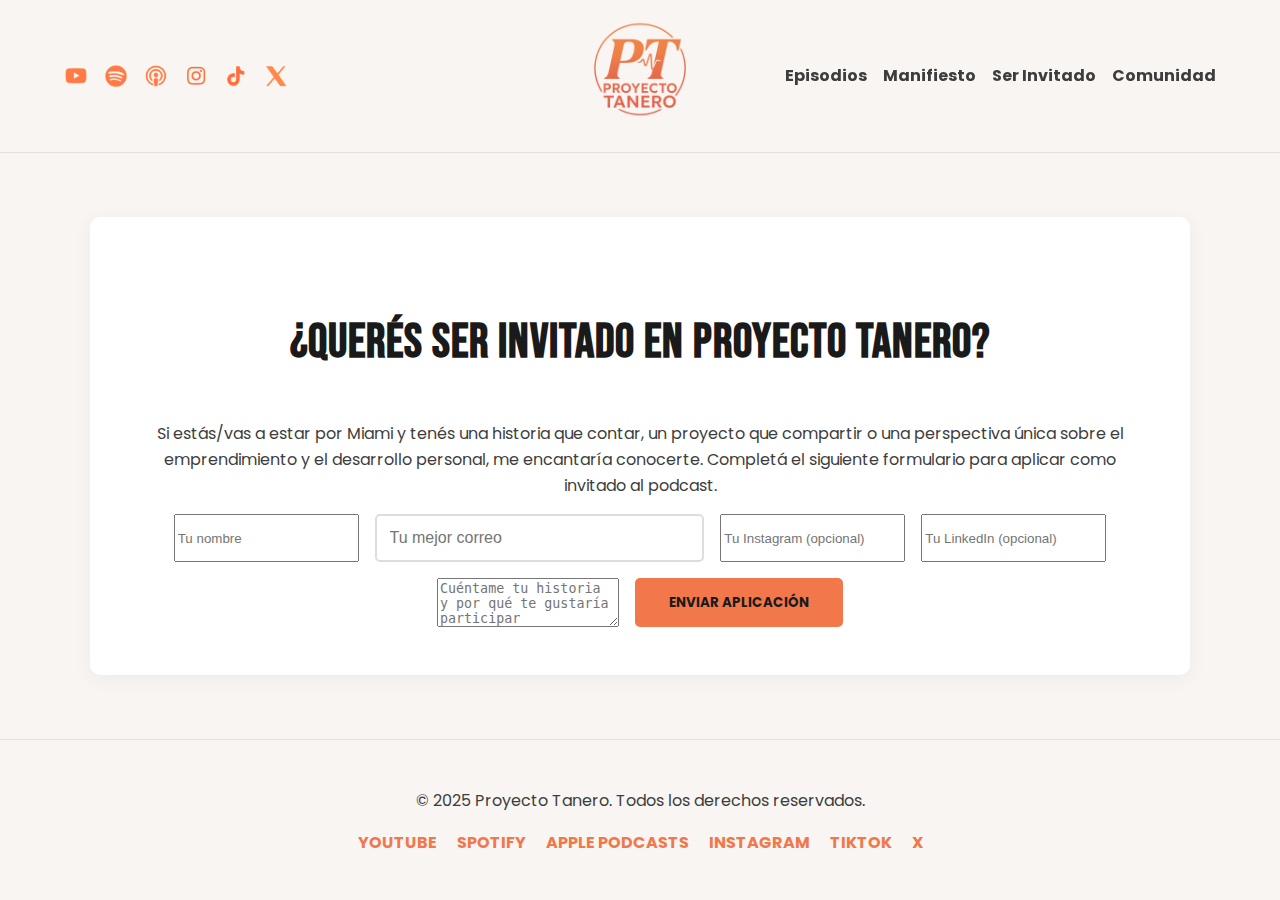
<file: ser-invitado/index.html>
<!DOCTYPE html>
<html lang="es">
<head>
    <meta charset="UTF-8">
    <base href="/">
    <meta name="viewport" content="width=device-width, initial-scale=1.0">
    <title>Ser Invitado - Proyecto Tanero</title>
    <link rel="icon" type="image/png" href="./images/favicon.png">
    <link rel="stylesheet" href="style.css">
    <link rel="preconnect" href="https://fonts.googleapis.com">
    <link rel="preconnect" href="https://fonts.gstatic.com" crossorigin>
    <link href="https://fonts.googleapis.com/css2?family=Bebas+Neue&family=Poppins:wght@400;700&display=swap" rel="stylesheet">
    <script async src="https://www.googletagmanager.com/gtag/js?id=G-NEPLE1EMG2"></script>
    <script>
    window.dataLayer = window.dataLayer || [];
    function gtag(){dataLayer.push(arguments);}
    gtag('js', new Date());

    gtag('config', 'G-NEPLE1EMG2');
    </script>

    <script>
    !function(f,b,e,v,n,t,s)
    {if(f.fbq)return;n=f.fbq=function(){n.callMethod?
    n.callMethod.apply(n,arguments):n.queue.push(arguments)};
    if(!f._fbq)f._fbq=n;n.push=n;n.loaded=!0;n.version='2.0';
    n.queue=[];t=b.createElement(e);t.async=!0;
    t.src=v;s=b.getElementsByTagName(e)[0];
    s.parentNode.insertBefore(t,s)}(window, document,'script',
    'https://connect.facebook.net/en_US/fbevents.js');
    fbq('init', '2050019339081162');
    fbq('track', 'PageView');
    </script>
    <noscript><img height="1" width="1" style="display:none"
    src="https://www.facebook.com/tr?id=2050019339081162&ev=PageView&noscript=1"
    /></noscript>
    </head>
<body>
    <header>
        <nav>
    <div class="social-icons">
        <a href="https://www.youtube.com/@proyectotanero" target="_blank">
            <img src="./images/youtube-icon.png" alt="Youtube de Proyecto Tanero">
        </a>
        <a href="https://open.spotify.com/show/1H2Jp6VUBeGMYVkFCLDvQ1?si=eda4967ba2924e4c" target="_blank">
            <img src="./images/spotify-icon.png" alt="Spotify de Proyecto Tanero">
        </a>
        <a href="https://podcasts.apple.com/us/podcast/proyecto-tanero/id1824946698" target="_blank">
            <img src="./images/apple-icon.png" alt="Apple Podcasts de Proyecto Tanero">
        </a>
        <a href="https://instagram.com/proyectotanero" target="_blank">
            <img src="./images/instagram-icon.png" alt="Instagram de Proyecto Tanero">
        </a>
        <a href="https://www.tiktok.com/@proyectotanero" target="_blank">
            <img src="./images/tiktok-icon.png" alt="Tiktok de Proyecto Tanero">
        </a>
        <a href="https://x.com/ProyectoTanero" target="_blank">
            <img src="./images/x-icon.png" alt="X de Proyecto Tanero">
        </a>
        
    </div>

    <a href="/" class="logo-central">
  <img 
    src="/images/ptweblogo.png" 
    alt="Proyecto Tanero Logo" 
    width="160" height="160"
    fetchpriority="high" 
    loading="eager">
</a>


    <ul class="main-nav">
        <li><a href="/episodios/">Episodios</a></li>
        <li><a href="/manifiesto/">Manifiesto</a></li>
        <li><a href="/ser-invitado/">Ser Invitado</a></li>
        <li><a href="/comunidad/">Comunidad</a></li>
        </ul>
</nav>
    </header>

    <main class="page-content community-page">
        <div class="community-box">
            <h2>¿QUERÉS SER INVITADO EN PROYECTO TANERO?</h2>
            <p>Si estás/vas a estar por Miami y tenés una historia que contar, un proyecto que compartir o una perspectiva única sobre el emprendimiento y el desarrollo personal, me encantaría conocerte. Completá el siguiente formulario para aplicar como invitado al podcast.</p>
            <form class="guest-form" action="https://formsubmit.co/contacto@proyectotanero.com" method="POST">
            <input type="text" name="nombre" placeholder="Tu nombre" required>
            <input type="email" name="email" placeholder="Tu mejor correo" required>
            
            <input type="text" name="instagram" placeholder="Tu Instagram (opcional)">
            <input type="text" name="linkedin" placeholder="Tu LinkedIn (opcional)">
            
            <textarea name="mensaje" placeholder="Cuéntame tu historia y por qué te gustaría participar" required></textarea>
            
            <input type="hidden" name="_next" value="https://proyectotanero.com/gracias.html">

            <button type="submit" class="cta-button">ENVIAR APLICACIÓN</button>
        </form>
        </div>
    </main>

    <footer>
        <p>© 2025 Proyecto Tanero. Todos los derechos reservados.</p>
        <div class="social-links">
            <a href="https://www.youtube.com/@proyectotanero" target="_blank">YOUTUBE</a>
            <a href="https://open.spotify.com/show/1H2Jp6VUBeGMYVkFCLDvQ1?si=eda4967ba2924e4c" target="_blank">SPOTIFY</a>
            <a href="https://podcasts.apple.com/us/podcast/proyecto-tanero/id1824946698" target="_blank">APPLE PODCASTS</a>
            <a href="https://instagram.com/proyectotanero" target="_blank">INSTAGRAM</a>
            <a href="https://www.tiktok.com/@proyectotanero" target="_blank">TIKTOK</a>
            <a href="https://x.com/ProyectoTanero" target="_blank">X</a>
        </div>
    </footer>

    <script src="script.js"></script>
</body>
</html>
</file>
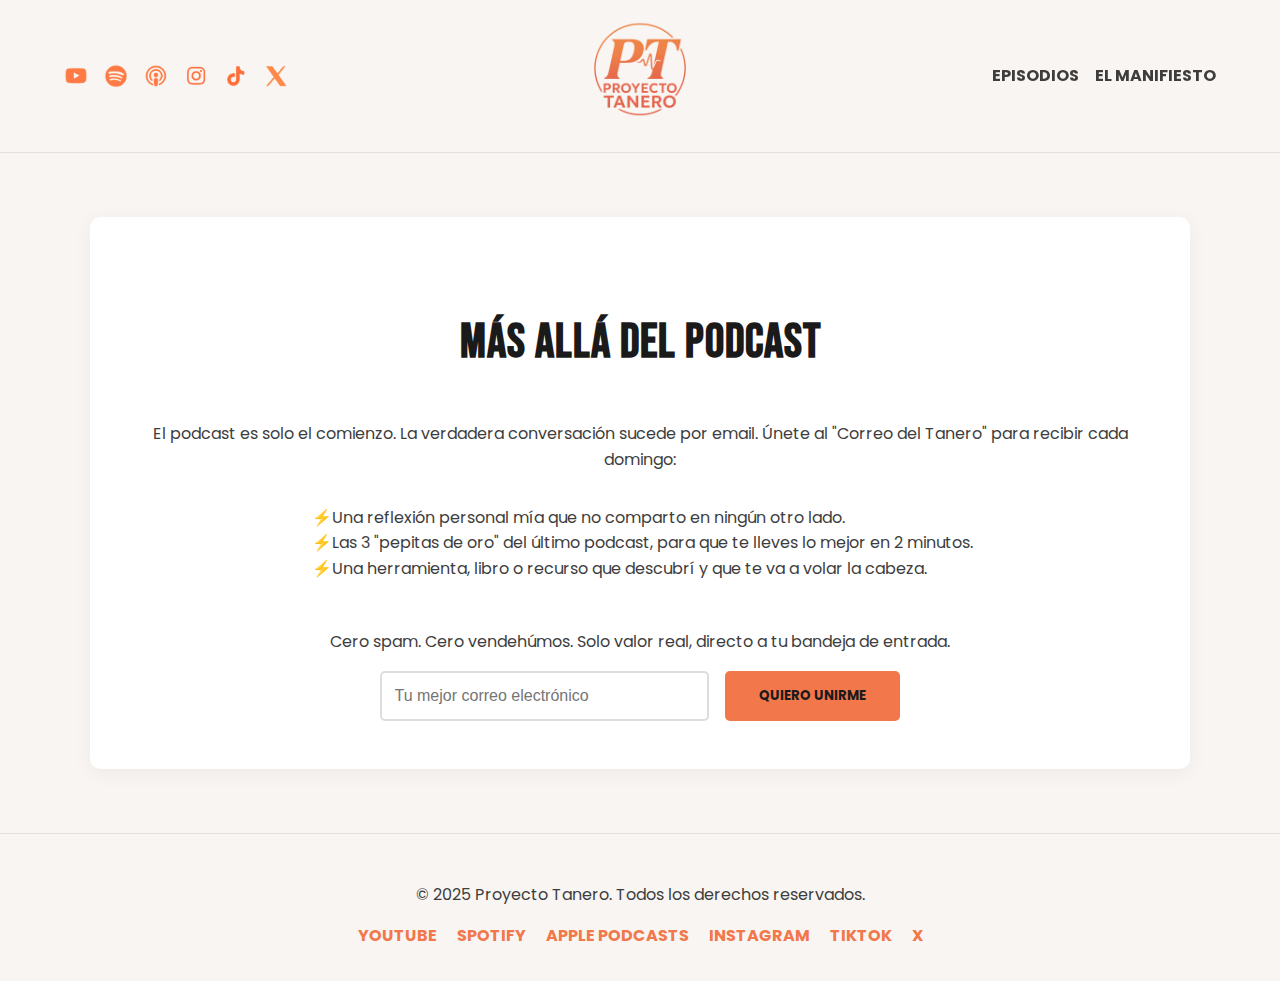
<file: comunidad.html>
<!DOCTYPE html>
<html lang="es">
<head>
    <meta charset="UTF-8">
    <meta name="viewport" content="width=device-width, initial-scale=1.0">
    <title>Comunidad - Proyecto Tanero</title>
    <link rel="stylesheet" href="style.css">
    <link rel="preconnect" href="https://fonts.googleapis.com">
    <link rel="preconnect" href="https://fonts.gstatic.com" crossorigin>
    <link href="https://fonts.googleapis.com/css2?family=Bebas+Neue&family=Poppins:wght@400;700&display=swap" rel="stylesheet">
</head>
<body>
    <header>
        <nav>
    <div class="social-icons">
        <a href="https://www.youtube.com/@proyectotanero" target="_blank">
            <img src="./images/youtube-icon.png" alt="Youtube de Proyecto Tanero">
        </a>
        <a href="https://open.spotify.com/show/1H2Jp6VUBeGMYVkFCLDvQ1?si=eda4967ba2924e4c" target="_blank">
            <img src="./images/spotify-icon.png" alt="Spotify de Proyecto Tanero">
        </a>
        <a href="https://podcasts.apple.com/us/podcast/proyecto-tanero/id1824946698" target="_blank">
            <img src="./images/apple-icon.png" alt="Apple Podcasts de Proyecto Tanero">
        </a>
        <a href="https://instagram.com/proyectotaneropodcast" target="_blank">
            <img src="./images/instagram-icon.png" alt="Instagram de Proyecto Tanero">
        </a>
        <a href="https://www.tiktok.com/@proyecto.tanero" target="_blank">
            <img src="./images/tiktok-icon.png" alt="Tiktok de Proyecto Tanero">
        </a>
        <a href="https://x.com/ProyectoTanero" target="_blank">
            <img src="./images/x-icon.png" alt="X de Proyecto Tanero">
        </a>
        
    </div>

    <a href="index.html" class="logo-central">
        <img src="./images/ptweblogo.png" alt="Proyecto Tanero Logo">
    </a>

    <ul class="main-nav">
        <li><a href="episodios.html">EPISODIOS</a></li>
        <li><a href="manifiesto.html">EL MANIFIESTO</a></li>
        <!-- <li><a href="comunidad.html">COMUNIDAD</a></li> -->
    </ul>
</nav>
    </header>

    <main class="page-content community-page">
        <div class="community-box">
            <h2>MÁS ALLÁ DEL PODCAST</h2>
            <p>El podcast es solo el comienzo. La verdadera conversación sucede por email. Únete al "Correo del Tanero" para recibir cada domingo:</p>
            <ul>
                <li>Una reflexión personal mía que no comparto en ningún otro lado.</li>
                <li>Las 3 "pepitas de oro" del último podcast, para que te lleves lo mejor en 2 minutos.</li>
                <li>Una herramienta, libro o recurso que descubrí y que te va a volar la cabeza.</li>
            </ul>
            <p>Cero spam. Cero vendehúmos. Solo valor real, directo a tu bandeja de entrada.</p>
            
            <form action="#" method="post">
                <input type="email" name="email" placeholder="Tu mejor correo electrónico" required>
                <button type="submit" class="cta-button">QUIERO UNIRME</button>
            </form>
        </div>
    </main>

    <footer>
        <p>&copy; 2025 Proyecto Tanero. Todos los derechos reservados.</p>
        <div class="social-links">
            <a href="https://www.youtube.com/@proyectotanero" target="_blank">YOUTUBE</a>
            <a href="https://open.spotify.com/show/1H2Jp6VUBeGMYVkFCLDvQ1?si=eda4967ba2924e4c" target="_blank">SPOTIFY</a>
            <a href="https://podcasts.apple.com/us/podcast/proyecto-tanero/id1824946698" target="_blank">APPLE PODCASTS</a>
            <a href="https://instagram.com/proyectotaneropodcast" target="_blank">INSTAGRAM</a>
            <a href="https://www.tiktok.com/@proyecto.tanero" target="_blank">TIKTOK</a>
            <a href="https://x.com/ProyectoTanero" target="_blank">X</a>
        </div>
    </footer>

    <script src="script.js"></script>
</body>
</html>
</file>
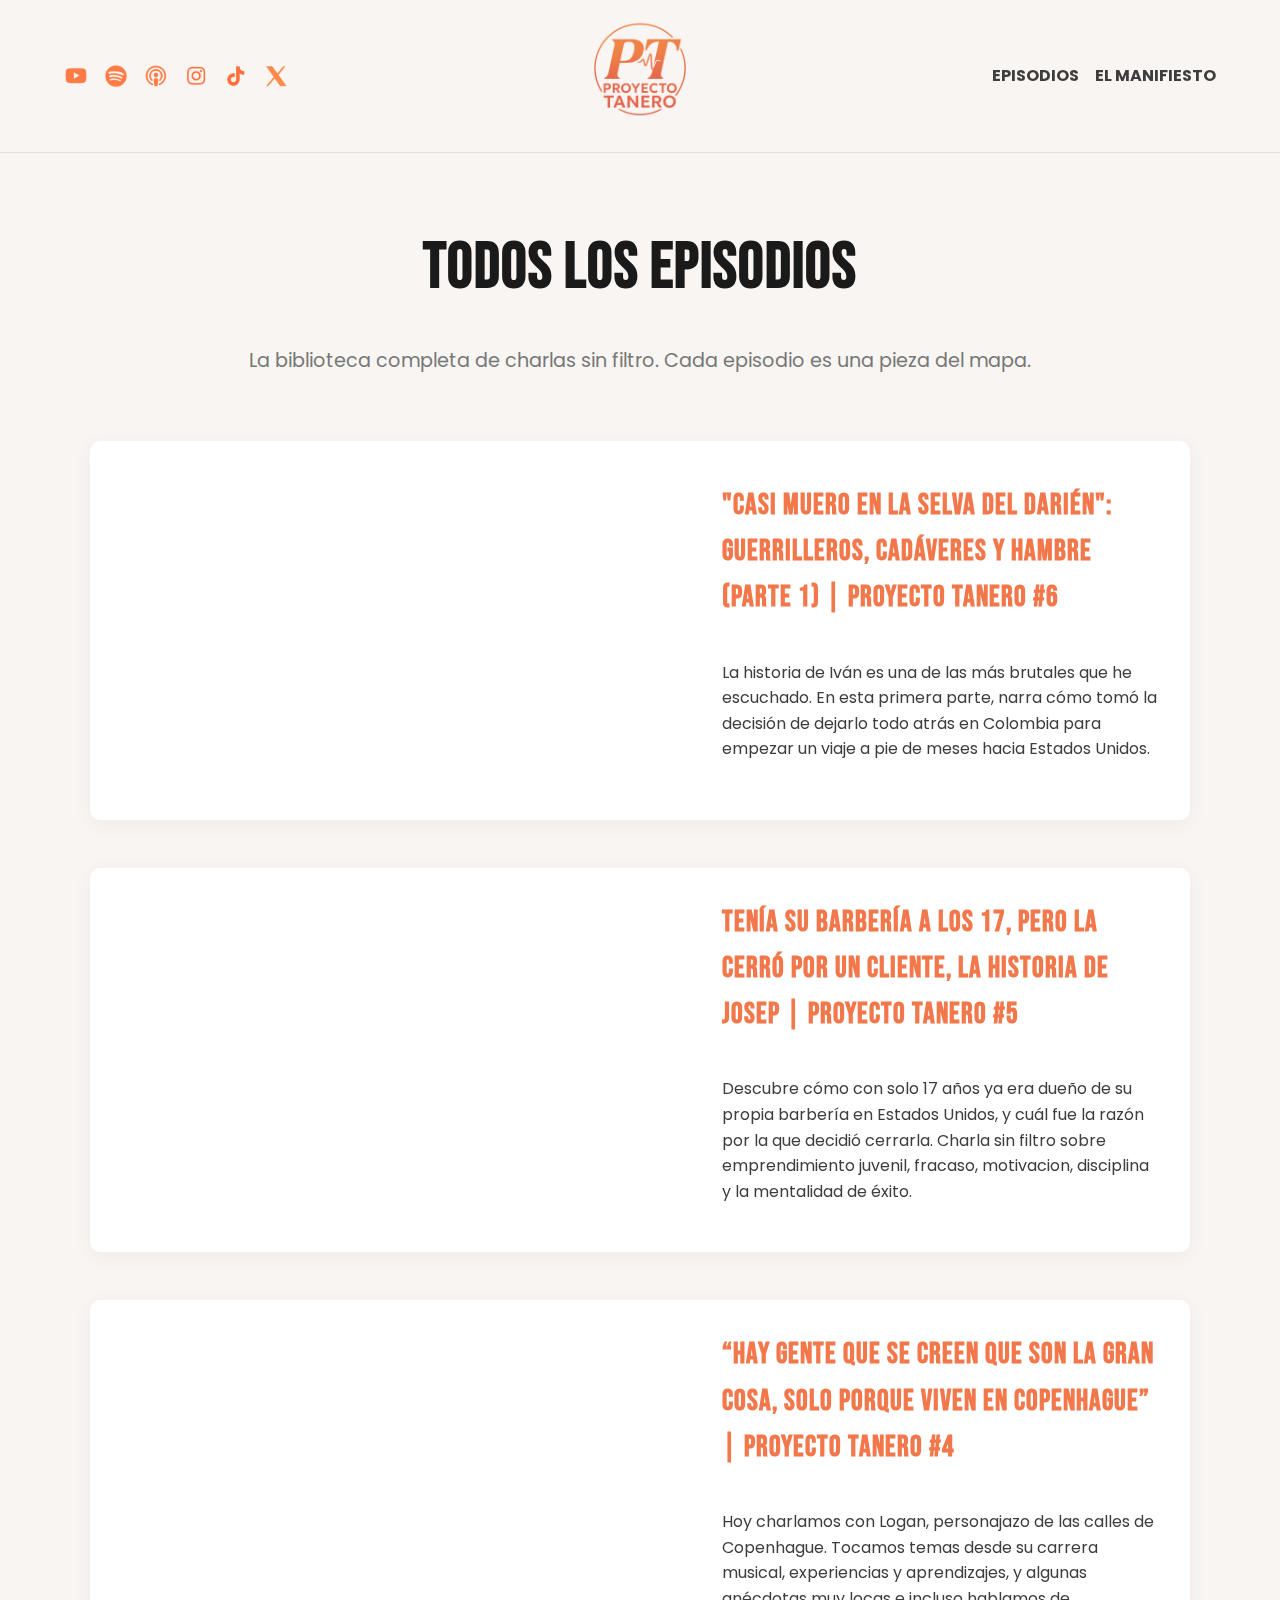
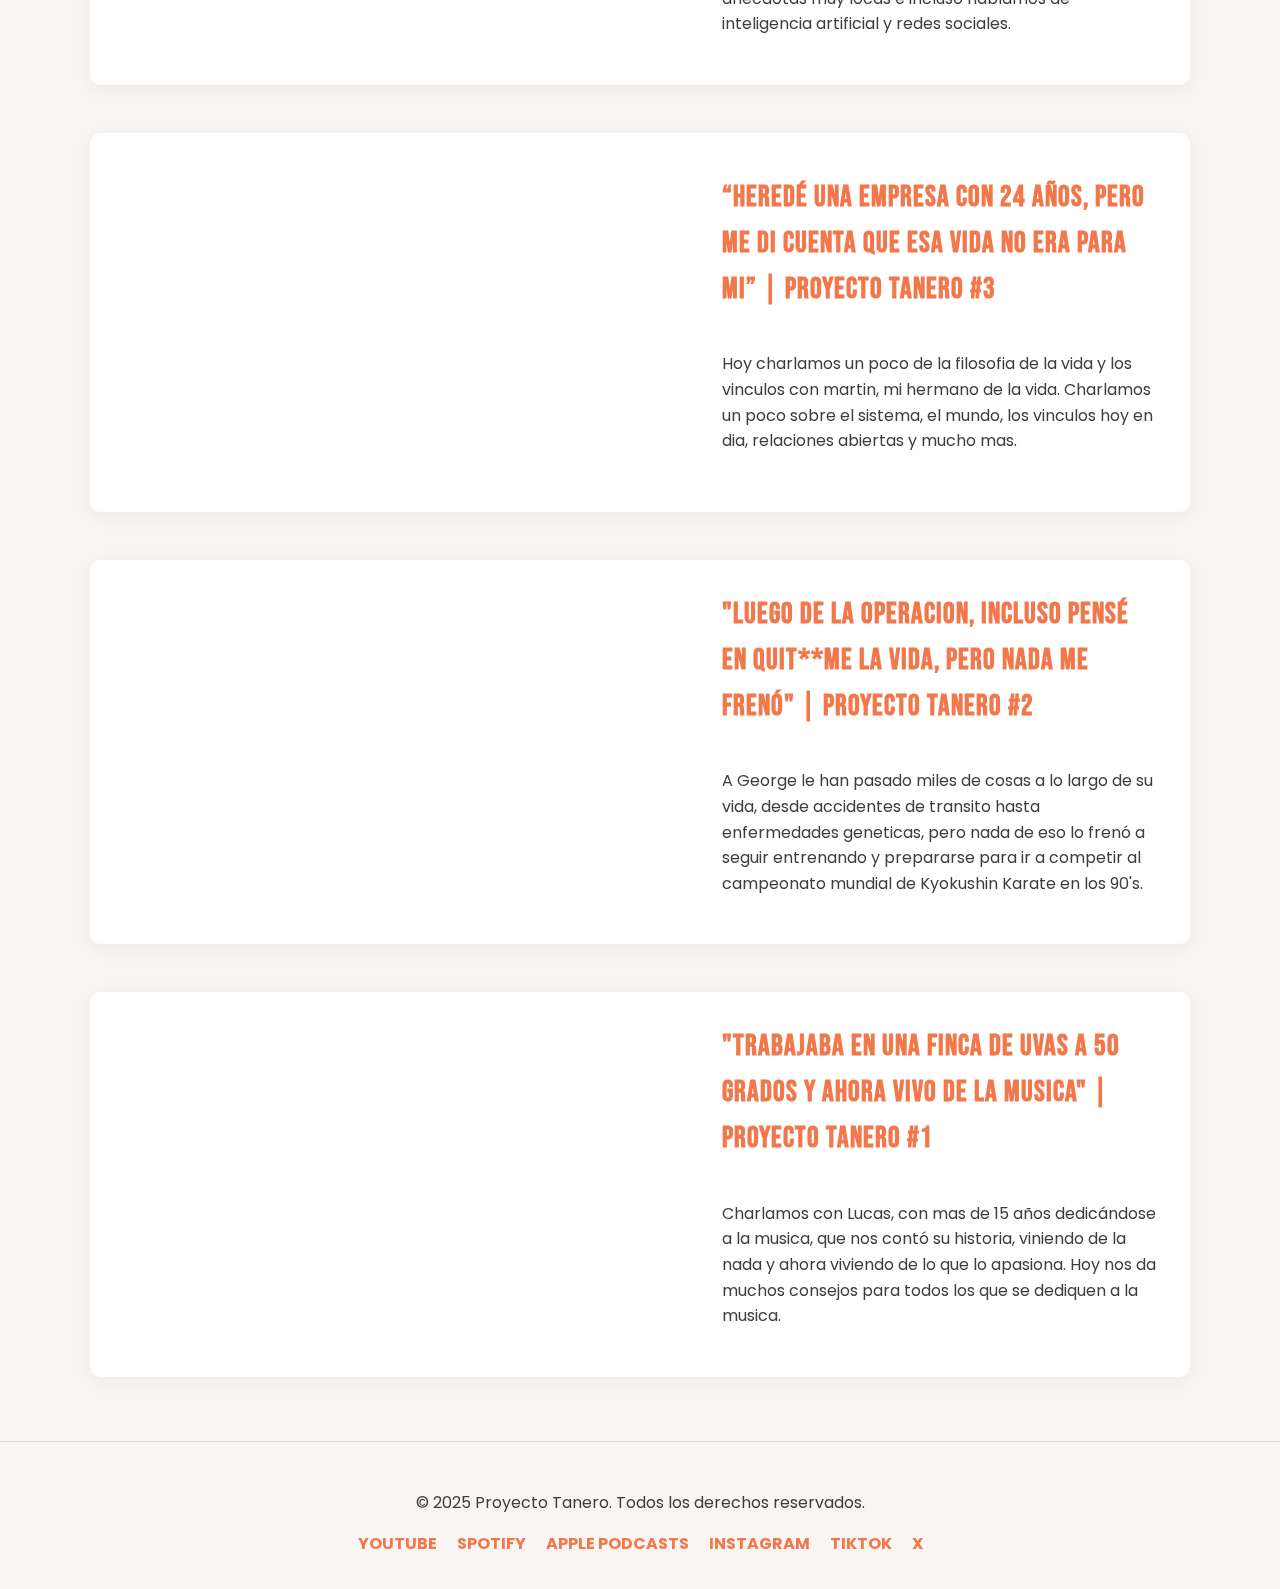
<file: episodios.html>
<!DOCTYPE html>
<html lang="es">
<head>
    <meta charset="UTF-8">
    <meta name="viewport" content="width=device-width, initial-scale=1.0">
    <title>Episodios - Proyecto Tanero</title>
    <link rel="stylesheet" href="style.css">
    <link rel="preconnect" href="https://fonts.googleapis.com">
    <link rel="preconnect" href="https://fonts.gstatic.com" crossorigin>
    <link href="https://fonts.googleapis.com/css2?family=Bebas+Neue&family=Poppins:wght@400;700&display=swap" rel="stylesheet">
</head>
<body>
    <header>
        <nav>
            <div class="social-icons">
                <a href="https://www.youtube.com/@proyectotanero" target="_blank"><img src="./images/youtube-icon.png" alt="Youtube de Proyecto Tanero"></a>
                <a href="https://open.spotify.com/show/1H2Jp6VUBeGMYVkFCLDvQ1?si=eda4967ba2924e4c" target="_blank"><img src="./images/spotify-icon.png" alt="Spotify de Proyecto Tanero"></a>
                <a href="https://podcasts.apple.com/us/podcast/proyecto-tanero/id1824946698" target="_blank"><img src="./images/apple-icon.png" alt="Apple Podcasts de Proyecto Tanero"></a>
                <a href="https://instagram.com/proyectotaneropodcast" target="_blank"><img src="./images/instagram-icon.png" alt="Instagram de Proyecto Tanero"></a>
                <a href="https://www.tiktok.com/@proyecto.tanero" target="_blank"><img src="./images/tiktok-icon.png" alt="Tiktok de Proyecto Tanero"></a>
                <a href="https://x.com/ProyectoTanero" target="_blank"><img src="./images/x-icon.png" alt="X de Proyecto Tanero"></a>
            </div>
            <a href="index.html" class="logo-central">
                <img src="./images/ptweblogo.png" alt="Proyecto Tanero Logo">
            </a>
            <ul class="main-nav">
                <li><a href="episodios.html">EPISODIOS</a></li>
                <li><a href="manifiesto.html">EL MANIFIESTO</a></li>
            </ul>
        </nav>
    </header>

    <main class="page-content">
        <h1>TODOS LOS EPISODIOS</h1>
        <p class="subtitle">La biblioteca completa de charlas sin filtro. Cada episodio es una pieza del mapa.</p>
        
        <div class="episode-card-large">
            <iframe src="https://www.youtube.com/embed/nGuYmAmCcxY?si=f_OZyFJILGAUsRrK" title="YouTube video player" frameborder="0" allow="accelerometer; autoplay; clipboard-write; encrypted-media; gyroscope; picture-in-picture; web-share" referrerpolicy="strict-origin-when-cross-origin" allowfullscreen></iframe>
            <div class="episode-item-info">
                <h4><a href="https://www.youtube.com/watch?v=nGuYmAmCcxY" target="_blank">"CASI MUERO EN LA SELVA DEL DARIÉN": GUERRILLEROS, CADÁVERES Y HAMBRE (Parte 1) | Proyecto Tanero #6</a></h4>
                <p>La historia de Iván es una de las más brutales que he escuchado. En esta primera parte, narra cómo tomó la decisión de dejarlo todo atrás en Colombia para empezar un viaje a pie de meses hacia Estados Unidos.</p>
            </div>
        </div>

        <div class="episode-card-large">
            <iframe src="https://www.youtube.com/embed/3WCT5Mqkecc?si=VgKkSWDo6b_YDaln" title="YouTube video player" frameborder="0" allow="accelerometer; autoplay; clipboard-write; encrypted-media; gyroscope; picture-in-picture; web-share" referrerpolicy="strict-origin-when-cross-origin" allowfullscreen></iframe>
            <div class="episode-item-info">
                <h4><a href="https://www.youtube.com/watch?v=3WCT5Mqkecc" target="_blank">TENÍA SU BARBERÍA A LOS 17, PERO LA CERRÓ POR UN CLIENTE, LA HISTORIA DE JOSEP | Proyecto Tanero #5</a></h4>
                <p>Descubre cómo con solo 17 años ya era dueño de su propia barbería en Estados Unidos, y cuál fue la razón por la que decidió cerrarla.
                Charla sin filtro sobre emprendimiento juvenil, fracaso, motivacion, disciplina y la mentalidad de éxito.</p>
            </div>
        </div>

        <div class="episode-card-large">
            <iframe src="https://www.youtube.com/embed/QwA_QUQoz0Y?si=S7N4a447Whrj6z5q" title="YouTube video player" frameborder="0" allow="accelerometer; autoplay; clipboard-write; encrypted-media; gyroscope; picture-in-picture; web-share" referrerpolicy="strict-origin-when-cross-origin" allowfullscreen></iframe>
            <div class="episode-item-info">
                <h4><a href="https://www.youtube.com/watch?v=QwA_QUQoz0Y" target="_blank">“HAY GENTE QUE SE CREEN QUE SON LA GRAN COSA, SOLO PORQUE VIVEN EN COPENHAGUE” | Proyecto Tanero #4</a></h4>
                <p>Hoy charlamos con Logan, personajazo de las calles de Copenhague. Tocamos temas desde su carrera musical, experiencias y aprendizajes, y algunas anécdotas muy locas e incluso hablamos de inteligencia artificial y redes sociales.</p>
            </div>
        </div>

        <div class="episode-card-large">
             <iframe src="https://www.youtube.com/embed/H7h2SZBTl6c?si=Z1Qt92l3LfOrZ1Gd" title="YouTube video player" frameborder="0" allow="accelerometer; autoplay; clipboard-write; encrypted-media; gyroscope; picture-in-picture; web-share" referrerpolicy="strict-origin-when-cross-origin" allowfullscreen></iframe>                
            <div class="episode-item-info">
                <h4><a href="https://www.youtube.com/watch?v=H7h2SZBTl6c" target="_blank">“HEREDÉ UNA EMPRESA CON 24 AÑOS, PERO ME DI CUENTA QUE ESA VIDA NO ERA PARA MI” | Proyecto Tanero #3</a></h4>
                <p>Hoy charlamos un poco de la filosofia de la vida y los vinculos con martin, mi hermano de la vida. Charlamos un poco sobre el sistema, el mundo, los vinculos hoy en dia, relaciones abiertas y mucho mas.</p>
            </div>
        </div>

        <div class="episode-card-large">
            <iframe src="https://www.youtube.com/embed/g8G1D68WXTg?si=vI98BJnYWqP5D0ax" title="YouTube video player" frameborder="0" allow="accelerometer; autoplay; clipboard-write; encrypted-media; gyroscope; picture-in-picture; web-share" referrerpolicy="strict-origin-when-cross-origin" allowfullscreen></iframe>
            <div class="episode-item-info">
                <h4><a href="https://www.youtube.com/watch?v=g8G1D68WXTg" target="_blank">"LUEGO DE LA OPERACION, INCLUSO PENSÉ EN QUIT**ME LA VIDA, PERO NADA ME FRENÓ" | Proyecto Tanero #2</a></h4>
                <p>A George le han pasado miles de cosas a lo largo de su vida, desde accidentes de transito hasta enfermedades geneticas, pero nada de eso lo frenó a seguir entrenando y prepararse para ir a competir al campeonato mundial de Kyokushin Karate en los 90's.</p>
            </div>
        </div>

        <div class="episode-card-large">
            <iframe src="https://www.youtube.com/embed/S3OmC_zdjtA?si=JNTZE0ffLj2_Blz4" title="YouTube video player" frameborder="0" allow="accelerometer; autoplay; clipboard-write; encrypted-media; gyroscope; picture-in-picture; web-share" referrerpolicy="strict-origin-when-cross-origin" allowfullscreen></iframe>
            <div class="episode-item-info">
                <h4><a href="https://www.youtube.com/watch?v=S3OmC_zdjtA" target="_blank">"TRABAJABA EN UNA FINCA DE UVAS A 50 GRADOS Y AHORA VIVO DE LA MUSICA" | Proyecto Tanero #1</a></h4>
                <p>Charlamos con Lucas, con mas de 15 años dedicándose a la musica, que nos contó su historia, viniendo de la nada y ahora viviendo de lo que lo apasiona. Hoy nos da muchos consejos para todos los que se dediquen a la musica.</p>
            </div>
        </div>
    </main>

    <footer>
        <p>© 2025 Proyecto Tanero. Todos los derechos reservados.</p>
        <div class="social-links">
            <a href="https://www.youtube.com/@proyectotanero" target="_blank">YOUTUBE</a>
            <a href="https://open.spotify.com/show/1H2Jp6VUBeGMYVkFCLDvQ1?si=eda4967ba2924e4c" target="_blank">SPOTIFY</a>
            <a href="https://podcasts.apple.com/us/podcast/proyecto-tanero/id1824946698" target="_blank">APPLE PODCASTS</a>
            <a href="https://instagram.com/proyectotaneropodcast" target="_blank">INSTAGRAM</a>
            <a href="https://www.tiktok.com/@proyecto.tanero" target="_blank">TIKTOK</a>
            <a href="https://x.com/ProyectoTanero" target="_blank">X</a>
        </div>
    </footer>

    <script src="script.js"></script>
</body>
</html>
</file>
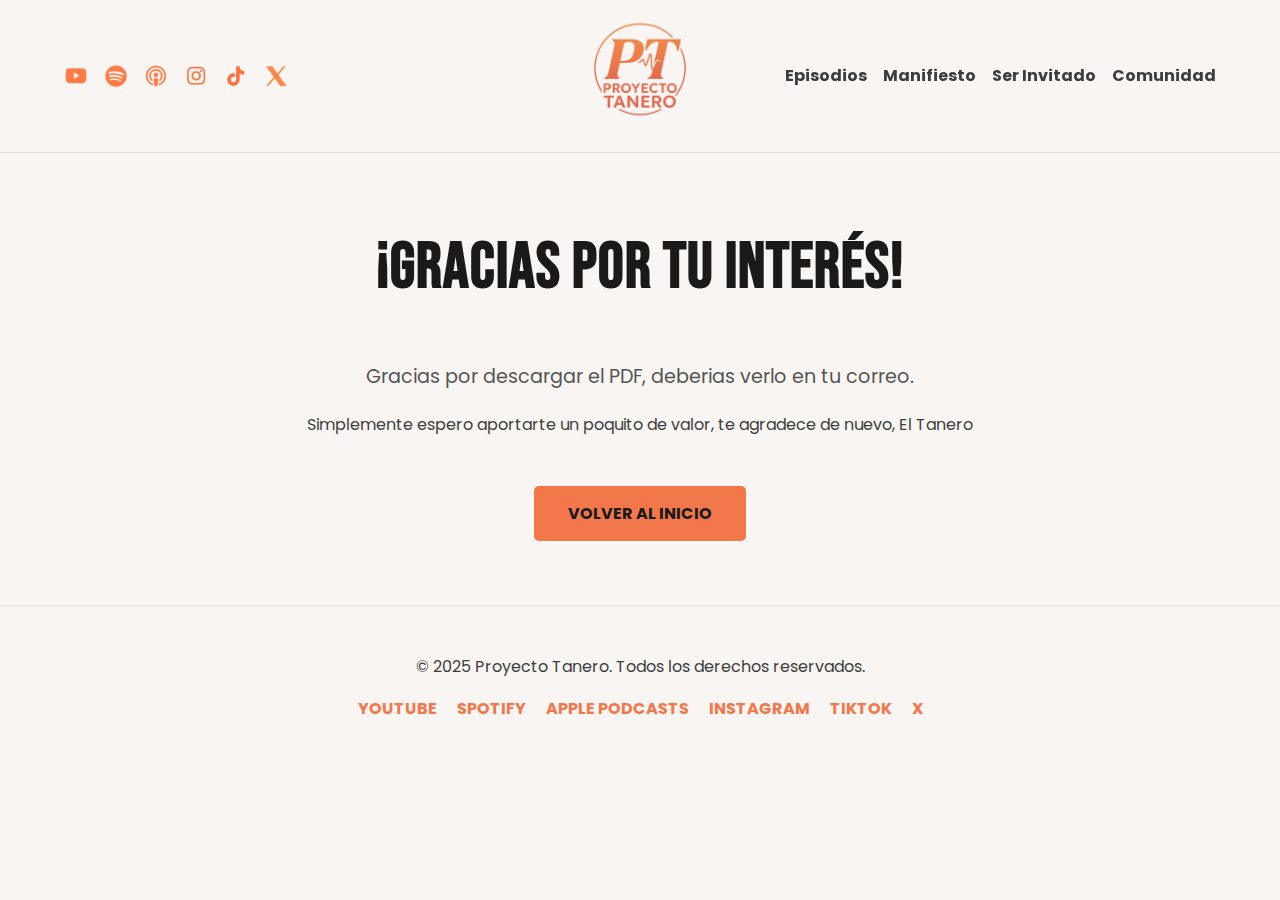
<file: gracias-mail.html>
<!DOCTYPE html>
<html lang="es">
<head>
    <meta charset="UTF-8">
    <base href="/">
    <meta name="viewport" content="width=device-width, initial-scale=1.0">
    <title>¡Gracias! - Proyecto Tanero</title>
    <link rel="icon" type="image/png" href="./images/favicon.png">
    <link rel="stylesheet" href="style.css">
    <link rel="preconnect" href="https://fonts.googleapis.com">
    <link rel="preconnect" href="https://fonts.gstatic.com" crossorigin>
    <link href="https://fonts.googleapis.com/css2?family=Bebas+Neue&family=Poppins:wght@400;700&display=swap" rel="stylesheet">
    <script async src="https://www.googletagmanager.com/gtag/js?id=G-NEPLE1EMG2"></script>
    <script>
    window.dataLayer = window.dataLayer || [];
    function gtag(){dataLayer.push(arguments);}
    gtag('js', new Date());

    gtag('config', 'G-NEPLE1EMG2');
    </script>
</head>
<body>
    <header>
        <nav>
            <div class="social-icons">
                <a href="https://www.youtube.com/@proyectotanero" target="_blank"><img src="./images/youtube-icon.png" alt="Youtube de Proyecto Tanero"></a>
                <a href="https://open.spotify.com/show/1H2Jp6VUBeGMYVkFCLDvQ1?si=eda4967ba2924e4c" target="_blank"><img src="./images/spotify-icon.png" alt="Spotify de Proyecto Tanero"></a>
                <a href="https://podcasts.apple.com/us/podcast/proyecto-tanero/id1824946698" target="_blank"><img src="./images/apple-icon.png" alt="Apple Podcasts de Proyecto Tanero"></a>
                <a href="https://instagram.com/proyectotanero" target="_blank"><img src="./images/instagram-icon.png" alt="Instagram de Proyecto Tanero"></a>
                <a href="https://www.tiktok.com/@proyectotanero" target="_blank"><img src="./images/tiktok-icon.png" alt="Tiktok de Proyecto Tanero"></a>
                <a href="https://x.com/ProyectoTanero" target="_blank"><img src="./images/x-icon.png" alt="X de Proyecto Tanero"></a>
            </div>
           <a href="/" class="logo-central">
              <img 
                src="/images/ptweblogo.png" 
                alt="Proyecto Tanero Logo" 
                width="160" height="160"
                fetchpriority="high" 
                loading="eager">
            </a>
            <ul class="main-nav">
                <li><a href="/episodios/">Episodios</a></li>
                <li><a href="/manifiesto/">Manifiesto</a></li>
                <li><a href="/ser-invitado/">Ser Invitado</a></li>
                <li><a href="/comunidad/">Comunidad</a></li>
            </ul>
        </nav>
    </header>

    <main class="page-content">
        <div class="community-box" style="text-align: center;">
            <h1>¡GRACIAS POR TU INTERÉS!</h1>
            <p style="font-size: 1.2rem; color: #555;">Gracias por descargar el PDF, deberias verlo en tu correo.</p>
            <p>Simplemente espero aportarte un poquito de valor, te agradece de nuevo, El Tanero</p>
            <a href="/" class="cta-button" style="margin-top: 2rem;">VOLVER AL INICIO</a>
        </div>
    </main>

    <footer>
        <p>© 2025 Proyecto Tanero. Todos los derechos reservados.</p>
        <div class="social-links">
            <a href="https://www.youtube.com/@proyectotanero" target="_blank">YOUTUBE</a>
            <a href="https://open.spotify.com/show/1H2Jp6VUBeGMYVkFCLDvQ1?si=eda4967ba2924e4c" target="_blank">SPOTIFY</a>
            <a href="https://podcasts.apple.com/us/podcast/proyecto-tanero/id1824946698" target="_blank">APPLE PODCASTS</a>
            <a href="https://instagram.com/proyectotanero" target="_blank">INSTAGRAM</a>
            <a href="https://www.tiktok.com/@proyectotanero" target="_blank">TIKTOK</a>
            <a href="https://x.com/ProyectoTanero" target="_blank">X</a>
        </div>
    </footer>

    <script src="script.js"></script>
</body>
</html>
</file>
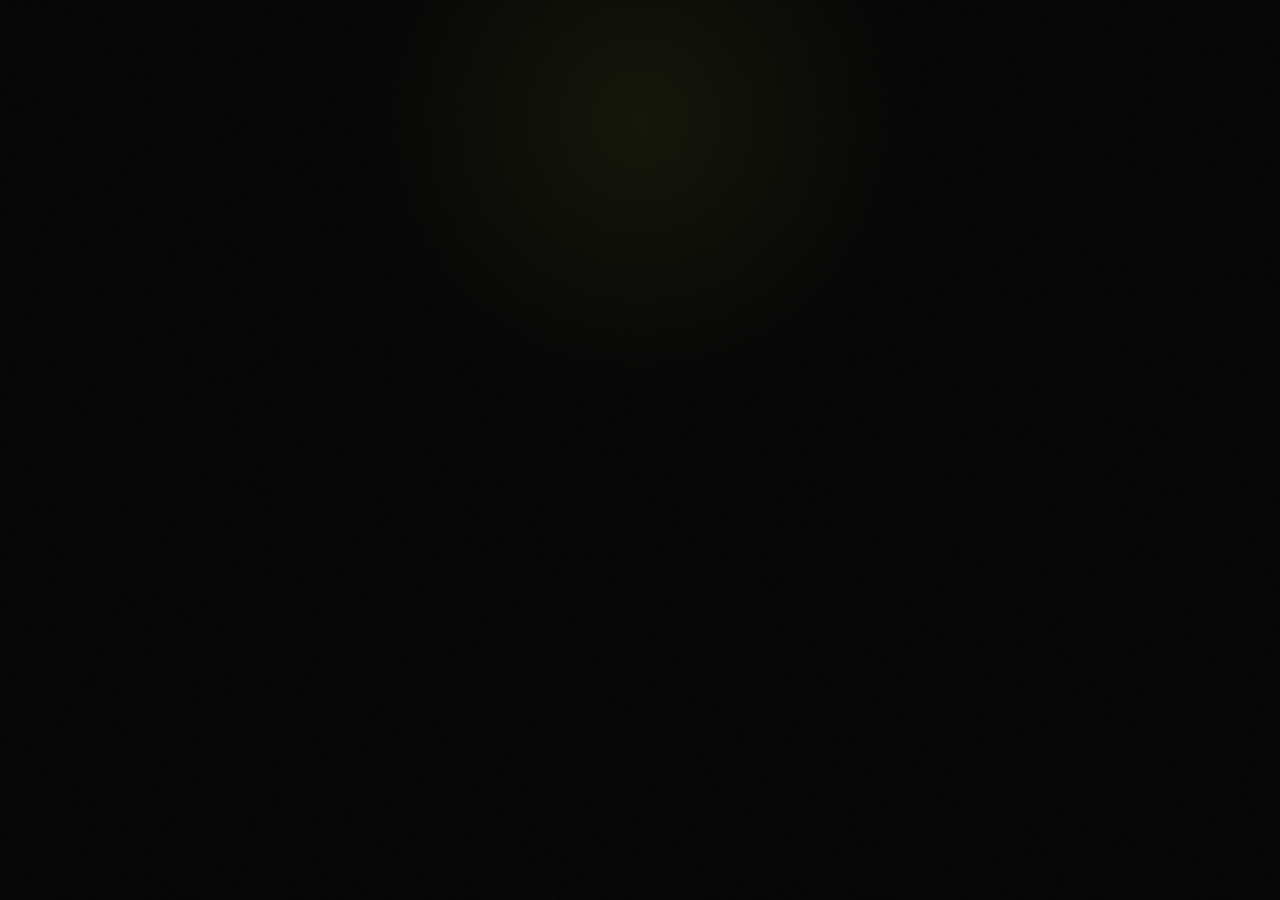
<file: gracias.html>
<!DOCTYPE html>
<html lang="es">
<head>
    <meta charset="UTF-8">
    <meta name="viewport" content="width=device-width, initial-scale=1.0">
    <title>Gracias - Proyecto Tanero</title>
    <link rel="icon" type="image/png" href="images/favicon.png">
    <link rel="apple-touch-icon" href="images/apple-icon.png">
    <link rel="preconnect" href="https://fonts.googleapis.com">
    <link rel="preconnect" href="https://fonts.gstatic.com" crossorigin>
    <link href="https://fonts.googleapis.com/css2?family=Inter:wght@300;400;500;600;700;800;900&family=Space+Grotesk:wght@400;500;600;700;800&display=swap" rel="stylesheet">
    <script async src="https://www.googletagmanager.com/gtag/js?id=G-NEPLE1EMG2"></script>
    <script>
    window.dataLayer = window.dataLayer || [];
    function gtag(){dataLayer.push(arguments);}
    gtag('js', new Date());
    gtag('config', 'G-NEPLE1EMG2');
    </script>
    <style>
        *, *::before, *::after { margin: 0; padding: 0; box-sizing: border-box; }
        :root {
            --bg: #050505;
            --surface: #0a0a0a;
            --surface-2: #111111;
            --border: #1a1a1a;
            --text-primary: #f5f5f5;
            --text-secondary: #888888;
            --text-muted: #555555;
            --accent: #e8ff47;
            --accent-dim: #e8ff4715;
            --accent-mid: #e8ff4730;
            --gradient-1: linear-gradient(135deg, #e8ff47, #a8e600);
        }
        html { -webkit-font-smoothing: antialiased; }
        body {
            font-family: 'Inter', -apple-system, BlinkMacSystemFont, sans-serif;
            background: var(--bg);
            color: var(--text-primary);
            min-height: 100vh; min-height: 100dvh;
            display: flex; flex-direction: column;
            align-items: center; justify-content: center;
            text-align: center; padding: 24px;
            overflow: hidden; position: relative;
        }
        body::after {
            content: '';
            position: fixed; inset: 0;
            background-image: url("data:image/svg+xml,%3Csvg viewBox='0 0 512 512' xmlns='http://www.w3.org/2000/svg'%3E%3Cfilter id='n'%3E%3CfeTurbulence type='fractalNoise' baseFrequency='0.8' numOctaves='4' stitchTiles='stitch'/%3E%3C/filter%3E%3Crect width='100%25' height='100%25' filter='url(%23n)' opacity='0.025'/%3E%3C/svg%3E");
            pointer-events: none; z-index: 9999;
        }
        ::selection { background: var(--accent); color: var(--bg); }
        a { color: inherit; text-decoration: none; }

        .glow {
            position: absolute; top: -20%; left: 50%; transform: translateX(-50%);
            width: 600px; height: 600px;
            background: radial-gradient(circle, var(--accent-dim) 0%, transparent 65%);
            pointer-events: none; opacity: 0.8;
        }

        .check {
            width: 80px; height: 80px; border-radius: 50%;
            background: var(--accent); display: flex;
            align-items: center; justify-content: center;
            margin-bottom: 32px;
            opacity: 0; animation: popIn 0.6s 0.2s cubic-bezier(0.16, 1, 0.3, 1) forwards;
        }
        .check svg { width: 40px; height: 40px; }

        h1 {
            font-family: 'Space Grotesk', sans-serif;
            font-size: clamp(2rem, 5vw, 3.5rem);
            font-weight: 800; letter-spacing: -0.03em;
            margin-bottom: 16px; line-height: 1.1;
            opacity: 0; animation: fadeUp 0.8s 0.4s cubic-bezier(0.16, 1, 0.3, 1) forwards;
        }
        h1 .accent {
            background: var(--gradient-1);
            -webkit-background-clip: text; -webkit-text-fill-color: transparent; background-clip: text;
        }

        p {
            color: var(--text-secondary); font-size: 1.1rem;
            max-width: 460px; line-height: 1.7; margin-bottom: 40px;
            opacity: 0; animation: fadeUp 0.8s 0.6s cubic-bezier(0.16, 1, 0.3, 1) forwards;
        }

        .gmail-tip {
            font-size: 0.85rem; color: #555555;
            max-width: 400px; line-height: 1.6;
            margin-bottom: 40px;
            opacity: 0; animation: fadeUp 0.8s 0.7s cubic-bezier(0.16, 1, 0.3, 1) forwards;
        }
        .gmail-tip strong { color: #888888; }

        .btn-back {
            display: inline-flex; align-items: center; gap: 10px;
            padding: 16px 36px; background: var(--accent); color: var(--bg);
            border-radius: 100px; font-weight: 700; font-size: 0.95rem;
            transition: all 0.3s cubic-bezier(0.16, 1, 0.3, 1);
            opacity: 0; animation: fadeUp 0.8s 0.8s cubic-bezier(0.16, 1, 0.3, 1) forwards;
        }
        .btn-back:hover {
            transform: translateY(-2px) scale(1.03);
            box-shadow: 0 0 50px var(--accent-mid), 0 10px 40px rgba(0,0,0,0.4);
        }

        .socials {
            display: flex; gap: 12px; margin-top: 48px;
            opacity: 0; animation: fadeUp 0.8s 1s cubic-bezier(0.16, 1, 0.3, 1) forwards;
        }
        .socials a {
            width: 42px; height: 42px;
            display: flex; align-items: center; justify-content: center;
            border: 1px solid var(--border); border-radius: 50%; transition: all 0.3s;
        }
        .socials a:hover { border-color: var(--accent); background: var(--accent-dim); transform: translateY(-2px); }
        .socials img { width: 18px; height: 18px; filter: brightness(0) invert(1); opacity: 0.6; }
        .socials a:hover img { opacity: 1; }

        @keyframes popIn { from { opacity: 0; transform: scale(0.5); } to { opacity: 1; transform: scale(1); } }
        @keyframes fadeUp { from { opacity: 0; transform: translateY(30px); } to { opacity: 1; transform: translateY(0); } }
    </style>
</head>
<body>
    <div class="glow"></div>

    <div class="check">
        <svg viewBox="0 0 24 24" fill="none" stroke="#050505" stroke-width="3" stroke-linecap="round" stroke-linejoin="round">
            <polyline points="20 6 9 17 4 12"></polyline>
        </svg>
    </div>

    <h1>Estas <span class="accent">adentro</span></h1>
    <p>Revisa tu email. En unos minutos vas a recibir la guia directo en tu bandeja de entrada.</p>
    <p class="gmail-tip">Si no lo ves, revisa <strong>Promociones</strong>, <strong>Todos los correos</strong> o <strong>Spam</strong>. Mueve el email a <strong>Principal</strong> para no perderte nada.</p>

    <a href="/" class="btn-back">
        <svg width="16" height="16" viewBox="0 0 24 24" fill="none" stroke="currentColor" stroke-width="2" stroke-linecap="round"><path d="M19 12H5M12 19l-7-7 7-7"/></svg>
        Volver al inicio
    </a>

    <div class="socials">
        <a href="https://www.tiktok.com/@proyectotanero" target="_blank" rel="noopener" aria-label="TikTok"><img src="images/tiktok-icon.png" alt=""></a>
        <a href="https://www.instagram.com/proyectotanero/" target="_blank" rel="noopener" aria-label="Instagram"><img src="images/instagram-icon.png" alt=""></a>
        <a href="https://youtube.com/@proyectotanero" target="_blank" rel="noopener" aria-label="YouTube"><img src="images/youtube-icon.png" alt=""></a>
    </div>
</body>
</html>
</file>
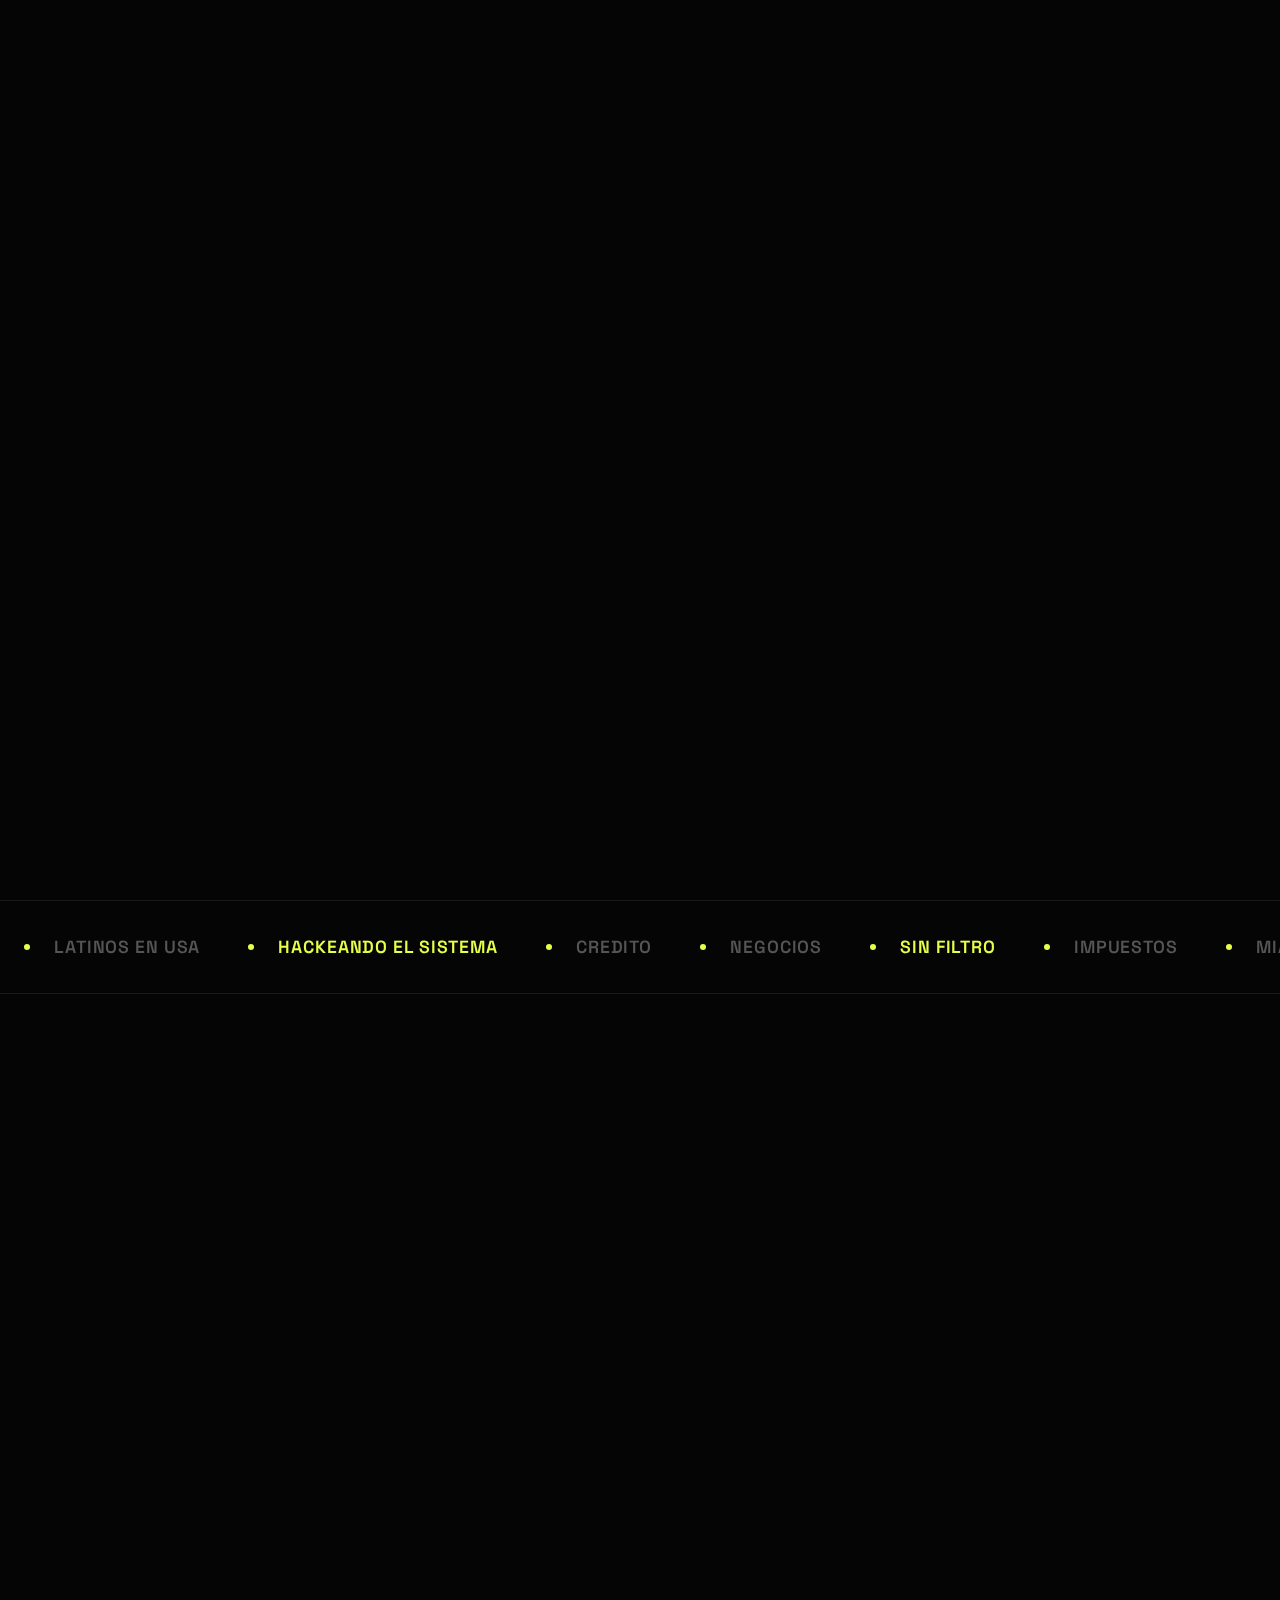
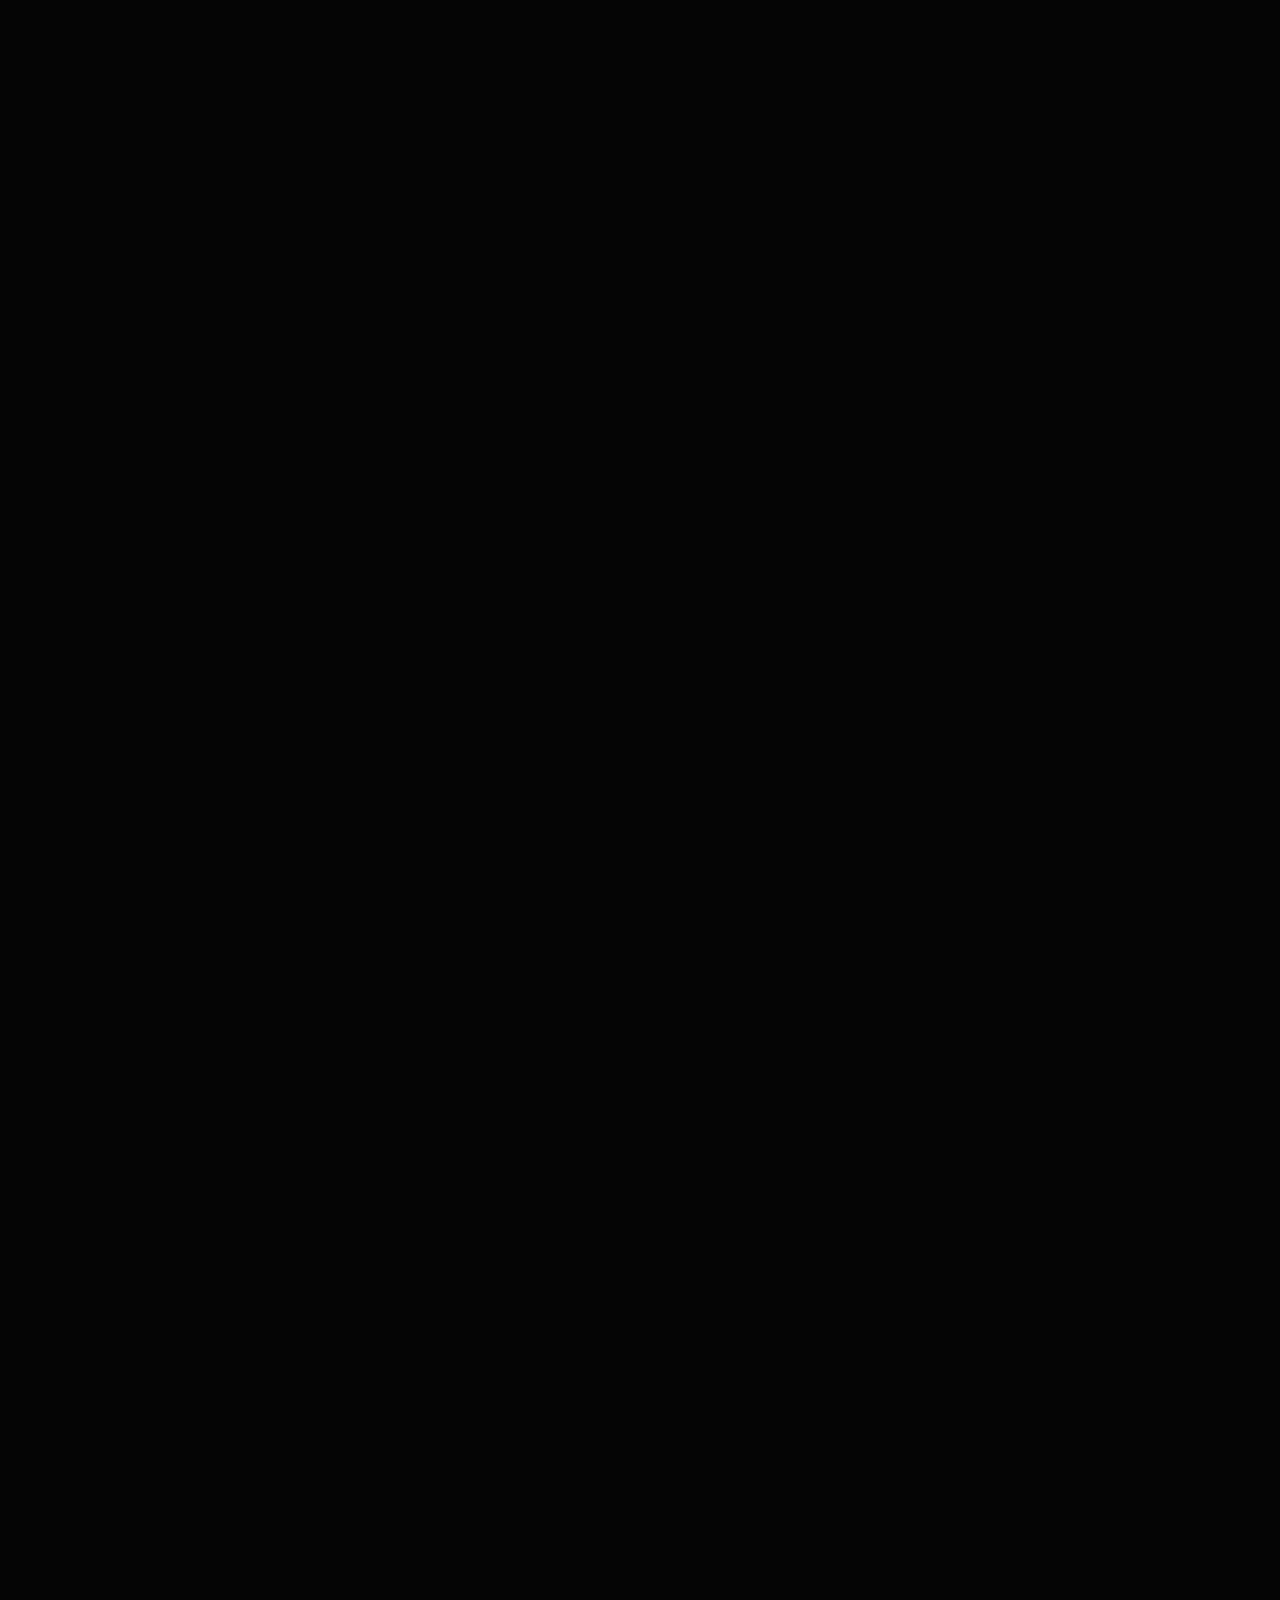
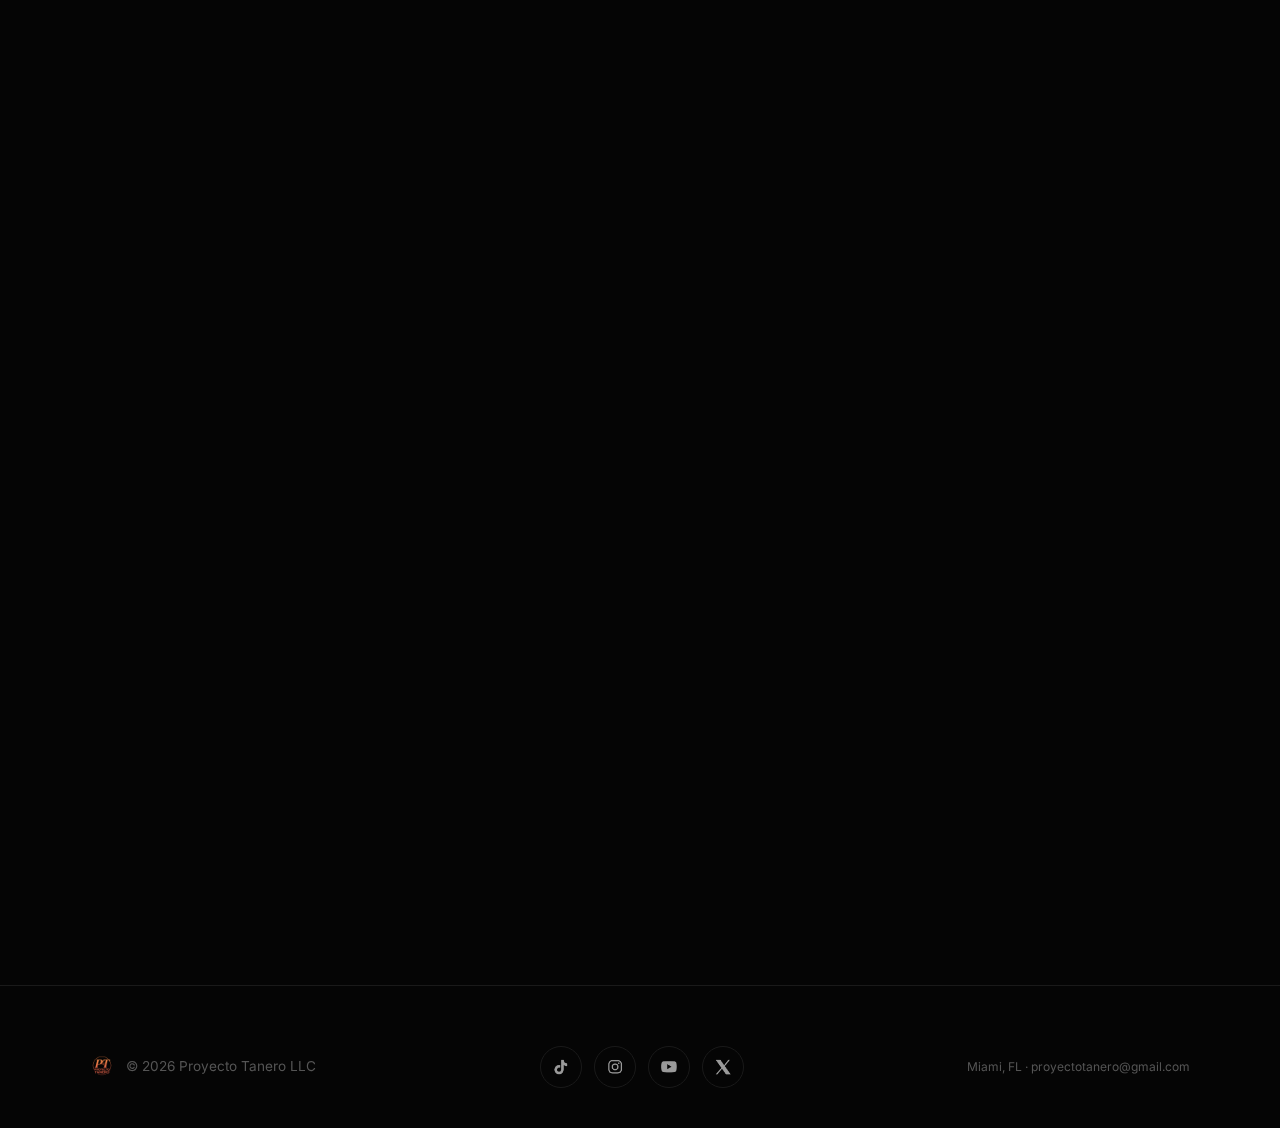
<file: index-new.html>
<!DOCTYPE html>
<html lang="es">
<head>
    <meta charset="UTF-8">
    <meta name="viewport" content="width=device-width, initial-scale=1.0">
    <title>Proyecto Tanero | Nahuel Bello</title>
    <meta name="description" content="Hackeando el sistema americano a favor de los latinos. Contenido real sobre la vida en USA, credito, negocios y todo lo que nadie te cuenta. Por Nahuel Bello.">
    <link rel="icon" type="image/png" href="images/favicon.png">
    <link rel="apple-touch-icon" href="images/apple-icon.png">
    <meta property="og:title" content="Proyecto Tanero | Nahuel Bello">
    <meta property="og:description" content="Hackeando el sistema americano a favor de los latinos. Contenido real, sin filtro.">
    <meta property="og:image" content="images/nahuelbello.png">
    <meta property="og:type" content="website">
    <link rel="preconnect" href="https://fonts.googleapis.com">
    <link rel="preconnect" href="https://fonts.gstatic.com" crossorigin>
    <link href="https://fonts.googleapis.com/css2?family=Inter:wght@300;400;500;600;700;800;900&family=Space+Grotesk:wght@400;500;600;700;800&display=swap" rel="stylesheet">
    <style>
        /* =============================================
           PROYECTO TANERO — Premium Landing 2026
           ============================================= */
        *, *::before, *::after { margin: 0; padding: 0; box-sizing: border-box; }

        :root {
            --bg: #050505;
            --surface: #0a0a0a;
            --surface-2: #111111;
            --border: #1a1a1a;
            --border-hover: #2a2a2a;
            --text-primary: #f5f5f5;
            --text-secondary: #888888;
            --text-muted: #555555;
            --accent: #e8ff47;
            --accent-dim: #e8ff4715;
            --accent-mid: #e8ff4730;
            --gradient-1: linear-gradient(135deg, #e8ff47, #a8e600);
            --radius-sm: 12px;
            --radius-md: 16px;
            --radius-lg: 24px;
            --radius-xl: 32px;
        }

        html { scroll-behavior: auto; -webkit-font-smoothing: antialiased; }

        body {
            font-family: 'Inter', -apple-system, BlinkMacSystemFont, sans-serif;
            background: var(--bg);
            color: var(--text-primary);
            overflow-x: hidden;
            line-height: 1.6;
        }

        /* Noise overlay */
        body::after {
            content: '';
            position: fixed;
            inset: 0;
            background-image: url("data:image/svg+xml,%3Csvg viewBox='0 0 512 512' xmlns='http://www.w3.org/2000/svg'%3E%3Cfilter id='n'%3E%3CfeTurbulence type='fractalNoise' baseFrequency='0.8' numOctaves='4' stitchTiles='stitch'/%3E%3C/filter%3E%3Crect width='100%25' height='100%25' filter='url(%23n)' opacity='0.025'/%3E%3C/svg%3E");
            pointer-events: none;
            z-index: 9999;
        }

        ::selection { background: var(--accent); color: var(--bg); }
        a { color: inherit; text-decoration: none; }

        /* ── LOADER ── */
        .loader {
            position: fixed; inset: 0; z-index: 10000;
            background: var(--bg);
            display: flex; flex-direction: column;
            align-items: center; justify-content: center;
            transition: opacity 0.6s ease, visibility 0.6s ease;
        }
        .loader.done { opacity: 0; visibility: hidden; pointer-events: none; }
        .loader-logo {
            width: 60px; height: 60px; margin-bottom: 32px;
            opacity: 0; animation: loaderFadeIn 0.5s 0.2s forwards;
        }
        .loader-bar-track {
            width: 200px; height: 2px; background: var(--border);
            border-radius: 2px; overflow: hidden;
            opacity: 0; animation: loaderFadeIn 0.5s 0.4s forwards;
        }
        .loader-bar {
            height: 100%; width: 0; background: var(--accent);
            border-radius: 2px; animation: loaderProgress 1.2s 0.5s cubic-bezier(0.16, 1, 0.3, 1) forwards;
        }
        .loader-text {
            margin-top: 20px; font-size: 0.7rem; text-transform: uppercase;
            letter-spacing: 0.3em; color: var(--text-muted);
            opacity: 0; animation: loaderFadeIn 0.5s 0.4s forwards;
        }
        @keyframes loaderFadeIn { to { opacity: 1; } }
        @keyframes loaderProgress { to { width: 100%; } }

        /* ── NAV ── */
        nav {
            position: fixed; top: 0; left: 0; right: 0; z-index: 1000;
            padding: 20px 40px;
            display: flex; justify-content: space-between; align-items: center;
            transition: all 0.5s cubic-bezier(0.16, 1, 0.3, 1);
        }
        nav.scrolled {
            background: rgba(5,5,5,0.8);
            backdrop-filter: blur(24px); -webkit-backdrop-filter: blur(24px);
            border-bottom: 1px solid var(--border);
            padding: 14px 40px;
        }
        .nav-logo { display: flex; align-items: center; gap: 12px; }
        .nav-logo img { height: 32px; width: auto; }
        .nav-links { display: flex; gap: 32px; align-items: center; }
        .nav-links a {
            font-size: 0.82rem; font-weight: 500; color: var(--text-secondary);
            transition: color 0.3s; letter-spacing: 0.03em; text-transform: uppercase;
        }
        .nav-links a:hover { color: var(--text-primary); }
        .nav-cta {
            background: var(--accent) !important; color: var(--bg) !important;
            padding: 10px 24px; border-radius: 100px;
            font-weight: 700 !important; font-size: 0.82rem !important;
            transition: transform 0.3s, box-shadow 0.3s !important;
        }
        .nav-cta:hover { transform: scale(1.05); box-shadow: 0 0 30px var(--accent-dim); }

        .menu-toggle {
            display: none; background: none; border: none; cursor: pointer;
            width: 32px; height: 24px; position: relative; z-index: 1001;
        }
        .menu-toggle span {
            display: block; width: 100%; height: 2px; background: var(--text-primary);
            position: absolute; left: 0; transition: all 0.3s ease;
        }
        .menu-toggle span:nth-child(1) { top: 0; }
        .menu-toggle span:nth-child(2) { top: 11px; }
        .menu-toggle span:nth-child(3) { top: 22px; }
        .menu-toggle.active span:nth-child(1) { top: 11px; transform: rotate(45deg); }
        .menu-toggle.active span:nth-child(2) { opacity: 0; }
        .menu-toggle.active span:nth-child(3) { top: 11px; transform: rotate(-45deg); }

        /* ── HERO ── */
        .hero {
            min-height: 100vh; min-height: 100dvh;
            display: flex; flex-direction: column; justify-content: center; align-items: center;
            text-align: center; padding: 120px 24px 80px; position: relative;
            overflow: hidden;
        }
        .hero-bg-glow {
            position: absolute; top: -30%; left: 50%; transform: translateX(-50%);
            width: 900px; height: 900px;
            background: radial-gradient(circle, var(--accent-dim) 0%, transparent 65%);
            pointer-events: none; opacity: 0.8;
        }
        .hero-grid-bg {
            position: absolute; inset: 0;
            background-image:
                linear-gradient(var(--border) 1px, transparent 1px),
                linear-gradient(90deg, var(--border) 1px, transparent 1px);
            background-size: 80px 80px;
            opacity: 0.3;
            mask-image: radial-gradient(ellipse 60% 60% at 50% 40%, black 20%, transparent 70%);
            -webkit-mask-image: radial-gradient(ellipse 60% 60% at 50% 40%, black 20%, transparent 70%);
        }
        .hero-badge {
            display: inline-flex; align-items: center; gap: 8px;
            padding: 8px 20px; background: var(--surface-2);
            border: 1px solid var(--border); border-radius: 100px;
            font-size: 0.8rem; color: var(--text-secondary);
            margin-bottom: 40px; position: relative; z-index: 1;
        }
        .hero-badge .dot {
            width: 6px; height: 6px; background: var(--accent);
            border-radius: 50%; animation: pulse 2s infinite;
        }
        .hero h1 {
            font-family: 'Space Grotesk', sans-serif;
            font-size: clamp(3.2rem, 10vw, 8rem);
            font-weight: 800; line-height: 0.92; letter-spacing: -0.04em;
            margin-bottom: 32px; position: relative; z-index: 1;
        }
        .hero h1 .line { display: block; overflow: hidden; }
        .hero h1 .line-inner {
            display: block;
            transform: translateY(110%);
            transition: transform 0.9s cubic-bezier(0.16, 1, 0.3, 1);
        }
        .hero h1 .line-inner.visible { transform: translateY(0); }
        .hero h1 .accent {
            background: var(--gradient-1);
            -webkit-background-clip: text; -webkit-text-fill-color: transparent; background-clip: text;
        }
        .hero-subtitle {
            font-size: clamp(1rem, 2.5vw, 1.25rem);
            color: var(--text-secondary); max-width: 520px; line-height: 1.7;
            font-weight: 300; margin-bottom: 48px; position: relative; z-index: 1;
        }
        .hero-actions {
            display: flex; gap: 16px; flex-wrap: wrap; justify-content: center;
            position: relative; z-index: 1;
        }
        .btn-magnetic { position: relative; display: inline-block; }
        .btn-primary {
            display: inline-flex; align-items: center; gap: 10px;
            padding: 18px 40px; background: var(--accent); color: var(--bg);
            border-radius: 100px; font-weight: 700; font-size: 0.95rem;
            transition: all 0.3s cubic-bezier(0.16, 1, 0.3, 1);
            border: none; cursor: pointer; position: relative; overflow: hidden;
        }
        .btn-primary::before {
            content: ''; position: absolute; inset: 0;
            background: linear-gradient(135deg, transparent 30%, rgba(255,255,255,0.2) 50%, transparent 70%);
            transform: translateX(-100%); transition: transform 0.6s;
        }
        .btn-primary:hover::before { transform: translateX(100%); }
        .btn-primary:hover {
            transform: translateY(-2px) scale(1.03);
            box-shadow: 0 0 50px var(--accent-mid), 0 10px 40px rgba(0,0,0,0.4);
        }
        .btn-secondary {
            display: inline-flex; align-items: center; gap: 10px;
            padding: 18px 40px; background: transparent; color: var(--text-primary);
            border-radius: 100px; font-weight: 600; font-size: 0.95rem;
            border: 1px solid var(--border); transition: all 0.3s; cursor: pointer;
        }
        .btn-secondary:hover { border-color: var(--text-muted); background: var(--surface-2); }

        .scroll-indicator {
            position: absolute; bottom: 40px; left: 50%; transform: translateX(-50%);
            display: flex; flex-direction: column; align-items: center; gap: 8px;
        }
        .scroll-indicator span {
            font-size: 0.65rem; text-transform: uppercase;
            letter-spacing: 0.2em; color: var(--text-muted);
        }
        .scroll-line { width: 1px; height: 48px; background: var(--border); position: relative; overflow: hidden; }
        .scroll-line::after {
            content: ''; position: absolute; top: -100%; left: 0;
            width: 100%; height: 100%; background: var(--accent);
            animation: scrollDown 2s infinite;
        }

        /* ── MARQUEE ── */
        .marquee-section {
            padding: 32px 0; border-top: 1px solid var(--border); border-bottom: 1px solid var(--border);
            overflow: hidden; position: relative;
        }
        .marquee-track {
            display: flex; width: max-content;
            animation: marqueeScroll 25s linear infinite;
        }
        .marquee-track:hover { animation-play-state: paused; }
        .marquee-item {
            display: flex; align-items: center; gap: 24px;
            padding: 0 24px; white-space: nowrap;
            font-family: 'Space Grotesk', sans-serif;
            font-size: 1.1rem; font-weight: 600; text-transform: uppercase;
            letter-spacing: 0.05em; color: var(--text-muted);
        }
        .marquee-item .sep {
            width: 6px; height: 6px; background: var(--accent);
            border-radius: 50%; flex-shrink: 0;
        }
        .marquee-item.highlight { color: var(--accent); }
        @keyframes marqueeScroll { 0% { transform: translateX(0); } 100% { transform: translateX(-50%); } }

        /* ── PLATFORMS ── */
        .platforms { padding: 120px 24px; text-align: center; }
        .section-label {
            font-size: 0.72rem; text-transform: uppercase; letter-spacing: 0.25em;
            color: var(--accent); font-weight: 600; margin-bottom: 16px;
        }
        .section-title {
            font-family: 'Space Grotesk', sans-serif;
            font-size: clamp(2rem, 5vw, 3.2rem);
            font-weight: 700; letter-spacing: -0.03em; margin-bottom: 64px;
        }
        .platforms-grid {
            display: grid; grid-template-columns: repeat(3, 1fr);
            gap: 16px; max-width: 800px; margin: 0 auto;
        }
        .platform-card {
            display: flex; align-items: center; gap: 16px;
            padding: 24px 28px; background: var(--surface);
            border: 1px solid var(--border); border-radius: var(--radius-md);
            transition: all 0.5s cubic-bezier(0.16, 1, 0.3, 1); cursor: pointer;
            position: relative; overflow: hidden;
            transform-style: preserve-3d; perspective: 800px;
        }
        .platform-card .card-shine {
            position: absolute; inset: 0;
            background: radial-gradient(circle at var(--mouse-x, 50%) var(--mouse-y, 50%),
                rgba(232,255,71,0.08) 0%, transparent 60%);
            opacity: 0; transition: opacity 0.3s; pointer-events: none;
        }
        .platform-card:hover .card-shine { opacity: 1; }
        .platform-card:hover {
            border-color: var(--accent); transform: translateY(-4px);
            box-shadow: 0 20px 60px rgba(0,0,0,0.3), 0 0 0 1px var(--accent);
        }
        .platform-card img { width: 32px; height: 32px; filter: brightness(0) invert(1); opacity: 0.8; transition: all 0.3s; flex-shrink: 0; }
        .platform-card:hover img { filter: none; opacity: 1; }
        .platform-info { text-align: left; }
        .platform-name { font-weight: 600; font-size: 0.92rem; }
        .platform-handle { font-size: 0.78rem; color: var(--text-muted); margin-top: 2px; }

        /* ── ABOUT ── */
        .about { padding: 120px 24px; max-width: 1100px; margin: 0 auto; }
        .about-grid { display: grid; grid-template-columns: 1fr 1fr; gap: 80px; align-items: center; }
        .about-image { position: relative; }
        .about-image img {
            width: 100%; max-width: 400px; border-radius: var(--radius-lg);
            filter: grayscale(30%); transition: filter 0.6s;
        }
        .about-image:hover img { filter: grayscale(0%); }
        .about-image::before {
            content: ''; position: absolute;
            top: -12px; left: -12px; right: 12px; bottom: 12px;
            border: 1px solid var(--accent-mid); border-radius: calc(var(--radius-lg) + 4px);
            transition: all 0.5s;
        }
        .about-image:hover::before { top: -8px; left: -8px; border-color: var(--accent); }
        .about-content .section-label { text-align: left; }
        .about-content h2 {
            font-family: 'Space Grotesk', sans-serif;
            font-size: clamp(1.8rem, 4vw, 2.8rem);
            font-weight: 700; letter-spacing: -0.03em; margin-bottom: 24px; line-height: 1.1;
        }
        .about-content p { color: var(--text-secondary); font-size: 1.05rem; line-height: 1.8; margin-bottom: 16px; }
        .about-stats {
            display: flex; gap: 48px; margin-top: 40px;
            padding-top: 32px; border-top: 1px solid var(--border);
        }
        .stat h3 {
            font-family: 'Space Grotesk', sans-serif; font-size: 2.2rem;
            font-weight: 800; color: var(--accent);
        }
        .stat p {
            font-size: 0.75rem !important; color: var(--text-muted) !important;
            text-transform: uppercase; letter-spacing: 0.12em; margin-bottom: 0 !important;
        }

        /* ── CONTENT / VIDEOS ── */
        .content-section { padding: 120px 24px; text-align: center; }
        .videos-grid {
            display: grid; grid-template-columns: repeat(3, 1fr);
            gap: 24px; max-width: 1100px; margin: 0 auto;
        }
        .video-card {
            border-radius: var(--radius-lg); overflow: hidden;
            border: 1px solid var(--border);
            background: var(--surface);
            transition: all 0.5s cubic-bezier(0.16, 1, 0.3, 1);
            position: relative;
        }
        .video-card:hover {
            border-color: var(--border-hover);
            transform: translateY(-8px);
            box-shadow: 0 30px 80px rgba(0,0,0,0.4);
        }
        .video-card iframe {
            width: 100%; aspect-ratio: 9/16; display: block; border: none;
        }
        .video-card .video-label {
            padding: 16px 20px; text-align: left;
        }
        .video-card .video-label h4 {
            font-size: 0.88rem; font-weight: 600; margin-bottom: 4px;
        }
        .video-card .video-label span {
            font-size: 0.75rem; color: var(--text-muted);
        }

        /* ── NEWSLETTER ── */
        .newsletter {
            padding: 140px 24px; text-align: center; position: relative; overflow: hidden;
        }
        .newsletter-glow {
            position: absolute; bottom: -20%; left: 50%; transform: translateX(-50%);
            width: 700px; height: 700px;
            background: radial-gradient(circle, var(--accent-dim) 0%, transparent 65%);
            pointer-events: none;
        }
        .newsletter h2 {
            font-family: 'Space Grotesk', sans-serif;
            font-size: clamp(2rem, 5vw, 3.2rem);
            font-weight: 700; letter-spacing: -0.03em; margin-bottom: 16px;
            position: relative;
        }
        .newsletter p {
            color: var(--text-secondary); font-size: 1.05rem;
            max-width: 460px; margin: 0 auto 40px; position: relative;
        }
        .email-form {
            display: flex; gap: 12px; max-width: 480px; margin: 0 auto; position: relative;
        }
        .email-form input {
            flex: 1; padding: 18px 24px; background: var(--surface);
            border: 1px solid var(--border); border-radius: 100px;
            color: var(--text-primary); font-size: 0.95rem; font-family: inherit;
            outline: none; transition: border-color 0.3s, box-shadow 0.3s;
        }
        .email-form input::placeholder { color: var(--text-muted); }
        .email-form input:focus { border-color: var(--accent); box-shadow: 0 0 20px var(--accent-dim); }
        .email-form button {
            padding: 18px 36px; background: var(--accent); color: var(--bg);
            border: none; border-radius: 100px; font-weight: 700;
            font-size: 0.9rem; cursor: pointer; font-family: inherit;
            transition: all 0.3s; white-space: nowrap;
        }
        .email-form button:hover { transform: scale(1.05); box-shadow: 0 0 30px var(--accent-mid); }
        .newsletter-note {
            font-size: 0.75rem; color: var(--text-muted); margin-top: 16px; position: relative;
        }

        /* ── FOOTER ── */
        footer { padding: 60px 40px 40px; border-top: 1px solid var(--border); }
        .footer-content {
            max-width: 1100px; margin: 0 auto;
            display: flex; justify-content: space-between; align-items: center;
            flex-wrap: wrap; gap: 24px;
        }
        .footer-left { display: flex; align-items: center; gap: 12px; }
        .footer-left img { height: 24px; }
        .footer-left span { font-size: 0.85rem; color: var(--text-muted); }
        .footer-socials { display: flex; gap: 12px; }
        .footer-socials a {
            width: 42px; height: 42px;
            display: flex; align-items: center; justify-content: center;
            border: 1px solid var(--border); border-radius: 50%; transition: all 0.3s;
        }
        .footer-socials a:hover { border-color: var(--accent); background: var(--accent-dim); transform: translateY(-2px); }
        .footer-socials img { width: 18px; height: 18px; filter: brightness(0) invert(1); opacity: 0.6; }
        .footer-socials a:hover img { opacity: 1; }
        .footer-right { font-size: 0.75rem; color: var(--text-muted); }

        /* ── ANIMATIONS ── */
        @keyframes pulse { 0%, 100% { opacity: 1; } 50% { opacity: 0.3; } }
        @keyframes scrollDown { 0% { top: -100%; } 100% { top: 100%; } }

        /* Scroll reveal */
        .reveal { opacity: 0; transform: translateY(50px); transition: all 1s cubic-bezier(0.16, 1, 0.3, 1); }
        .reveal.visible { opacity: 1; transform: translateY(0); }
        .reveal-delay-1 { transition-delay: 0.1s; }
        .reveal-delay-2 { transition-delay: 0.2s; }
        .reveal-delay-3 { transition-delay: 0.3s; }

        /* Parallax elements */
        [data-parallax] { transition: transform 0.1s linear; will-change: transform; }

        /* Cursor glow */
        .cursor-glow {
            position: fixed; width: 350px; height: 350px;
            background: radial-gradient(circle, var(--accent-dim) 0%, transparent 70%);
            border-radius: 50%; pointer-events: none;
            transform: translate(-50%, -50%); z-index: -1;
            opacity: 0; transition: opacity 0.4s;
        }

        /* ── RESPONSIVE ── */
        @media (max-width: 768px) {
            nav { padding: 16px 20px; }
            nav.scrolled { padding: 12px 20px; }
            .nav-links {
                position: fixed; inset: 0; background: var(--bg);
                flex-direction: column; justify-content: center; gap: 32px;
                opacity: 0; visibility: hidden; transition: all 0.4s;
                z-index: 1000;
            }
            .nav-links.open { opacity: 1; visibility: visible; }
            .nav-links a { font-size: 1.2rem; }
            .menu-toggle { display: block; }
            .hero h1 { font-size: clamp(2.8rem, 12vw, 5rem); }
            .marquee-item { font-size: 0.9rem; padding: 0 16px; }
            .platforms-grid { grid-template-columns: 1fr; max-width: 400px; margin: 0 auto; }
            .about-grid { grid-template-columns: 1fr; gap: 40px; text-align: center; }
            .about-image { order: -1; display: flex; justify-content: center; }
            .about-image img { max-width: 260px; }
            .about-content .section-label { text-align: center; }
            .about-stats { justify-content: center; gap: 32px; }
            .videos-grid { grid-template-columns: 1fr; max-width: 340px; margin: 0 auto; }
            .email-form { flex-direction: column; }
            .footer-content { flex-direction: column; text-align: center; }
            .scroll-indicator { display: none; }
        }
        @media (min-width: 769px) and (max-width: 1024px) {
            .platforms-grid { grid-template-columns: repeat(2, 1fr); }
            .videos-grid { grid-template-columns: repeat(3, 1fr); gap: 16px; }
        }
    </style>
</head>
<body>
    <!-- Loader -->
    <div class="loader" id="loader">
        <img src="images/ptweblogo.png" alt="PT" class="loader-logo">
        <div class="loader-bar-track"><div class="loader-bar"></div></div>
        <div class="loader-text">Cargando</div>
    </div>

    <!-- Cursor Glow -->
    <div class="cursor-glow" id="cursorGlow"></div>

    <!-- Nav -->
    <nav id="navbar">
        <a href="/" class="nav-logo">
            <img src="images/ptweblogo.png" alt="Proyecto Tanero">
        </a>
        <div class="nav-links" id="navLinks">
            <a href="#contenido">Contenido</a>
            <a href="#plataformas">Plataformas</a>
            <a href="#sobre">Sobre mi</a>
            <a href="#newsletter" class="nav-cta">Suscribirme</a>
        </div>
        <button class="menu-toggle" id="menuToggle" aria-label="Menu">
            <span></span><span></span><span></span>
        </button>
    </nav>

    <!-- Hero -->
    <section class="hero" id="hero">
        <div class="hero-bg-glow" data-parallax="0.15"></div>
        <div class="hero-grid-bg"></div>
        <div class="hero-badge">
            <span class="dot"></span>
            Miami, FL
        </div>
        <h1>
            <span class="line"><span class="line-inner">Hackeando</span></span>
            <span class="line"><span class="line-inner">el <span class="accent">sistema</span></span></span>
        </h1>
        <p class="hero-subtitle">
            Todo lo que nadie te cuenta sobre vivir en USA siendo latino. Credito, negocios, impuestos y la realidad sin filtro.
        </p>
        <div class="hero-actions">
            <div class="btn-magnetic">
                <a href="https://www.tiktok.com/@proyectotanero" class="btn-primary" target="_blank" rel="noopener">
                    <svg width="20" height="20" viewBox="0 0 24 24" fill="currentColor"><path d="M19.59 6.69a4.83 4.83 0 01-3.77-4.25V2h-3.45v13.67a2.89 2.89 0 01-2.88 2.5 2.89 2.89 0 01-2.89-2.89 2.89 2.89 0 012.89-2.89c.28 0 .54.04.79.1V9.01a6.27 6.27 0 00-.79-.05 6.34 6.34 0 00-6.34 6.34 6.34 6.34 0 006.34 6.34 6.34 6.34 0 006.34-6.34V8.75a8.18 8.18 0 004.76 1.52V6.84a4.84 4.84 0 01-1-.15z"/></svg>
                    Seguime en TikTok
                </a>
            </div>
            <div class="btn-magnetic">
                <a href="https://instagram.com/nahuelbelloo" class="btn-secondary" target="_blank" rel="noopener">
                    Instagram
                    <svg width="16" height="16" viewBox="0 0 24 24" fill="none" stroke="currentColor" stroke-width="2" stroke-linecap="round"><path d="M7 17L17 7M17 7H7M17 7v10"/></svg>
                </a>
            </div>
        </div>
        <div class="scroll-indicator">
            <span>Scroll</span>
            <div class="scroll-line"></div>
        </div>
    </section>

    <!-- Marquee -->
    <div class="marquee-section">
        <div class="marquee-track">
            <div class="marquee-item"><span class="sep"></span> Latinos en USA</div>
            <div class="marquee-item highlight"><span class="sep"></span> Hackeando el sistema</div>
            <div class="marquee-item"><span class="sep"></span> Credito</div>
            <div class="marquee-item"><span class="sep"></span> Negocios</div>
            <div class="marquee-item highlight"><span class="sep"></span> Sin filtro</div>
            <div class="marquee-item"><span class="sep"></span> Impuestos</div>
            <div class="marquee-item"><span class="sep"></span> Miami</div>
            <div class="marquee-item highlight"><span class="sep"></span> Comunidad</div>
            <div class="marquee-item"><span class="sep"></span> La realidad</div>
            <div class="marquee-item"><span class="sep"></span> Entrevistas</div>
            <div class="marquee-item highlight"><span class="sep"></span> Proyecto Tanero</div>
            <div class="marquee-item"><span class="sep"></span> LLC</div>
            <!-- Duplicate for seamless loop -->
            <div class="marquee-item"><span class="sep"></span> Latinos en USA</div>
            <div class="marquee-item highlight"><span class="sep"></span> Hackeando el sistema</div>
            <div class="marquee-item"><span class="sep"></span> Credito</div>
            <div class="marquee-item"><span class="sep"></span> Negocios</div>
            <div class="marquee-item highlight"><span class="sep"></span> Sin filtro</div>
            <div class="marquee-item"><span class="sep"></span> Impuestos</div>
            <div class="marquee-item"><span class="sep"></span> Miami</div>
            <div class="marquee-item highlight"><span class="sep"></span> Comunidad</div>
            <div class="marquee-item"><span class="sep"></span> La realidad</div>
            <div class="marquee-item"><span class="sep"></span> Entrevistas</div>
            <div class="marquee-item highlight"><span class="sep"></span> Proyecto Tanero</div>
            <div class="marquee-item"><span class="sep"></span> LLC</div>
        </div>
    </div>

    <!-- Content / Videos -->
    <section class="content-section reveal" id="contenido">
        <p class="section-label">Contenido destacado</p>
        <h2 class="section-title">Miralo vos mismo</h2>
        <div class="videos-grid">
            <div class="video-card reveal reveal-delay-1">
                <iframe src="https://www.youtube.com/embed/nGuYmAmCcxY" title="Podcast - Episodio viral" allow="accelerometer; autoplay; clipboard-write; encrypted-media; gyroscope; picture-in-picture" allowfullscreen loading="lazy"></iframe>
                <div class="video-label">
                    <h4>El episodio que se hizo viral</h4>
                    <span>YouTube &middot; 65K+ views</span>
                </div>
            </div>
            <div class="video-card reveal reveal-delay-2">
                <iframe src="https://www.tiktok.com/embed/v2/7557089282721205518" title="TikTok viral" allowfullscreen loading="lazy"></iframe>
                <div class="video-label">
                    <h4>+200K views en TikTok</h4>
                    <span>TikTok &middot; Viral</span>
                </div>
            </div>
            <div class="video-card reveal reveal-delay-3">
                <iframe src="https://www.tiktok.com/embed/v2/7570412915468078391" title="American Business Forum" allowfullscreen loading="lazy"></iframe>
                <div class="video-label">
                    <h4>American Business Forum</h4>
                    <span>TikTok &middot; 60K+ views</span>
                </div>
            </div>
        </div>
    </section>

    <!-- Platforms -->
    <section class="platforms reveal" id="plataformas">
        <p class="section-label">Encontrame en</p>
        <h2 class="section-title">Todas las plataformas</h2>
        <div class="platforms-grid">
            <a href="https://www.tiktok.com/@proyectotanero" target="_blank" rel="noopener" class="platform-card">
                <div class="card-shine"></div>
                <img src="images/tiktok-icon.png" alt="TikTok">
                <div class="platform-info"><div class="platform-name">TikTok</div><div class="platform-handle">@proyectotanero</div></div>
            </a>
            <a href="https://instagram.com/nahuelbelloo" target="_blank" rel="noopener" class="platform-card">
                <div class="card-shine"></div>
                <img src="images/instagram-icon.png" alt="Instagram">
                <div class="platform-info"><div class="platform-name">Instagram</div><div class="platform-handle">@nahuelbelloo</div></div>
            </a>
            <a href="https://youtube.com/@proyectotanero" target="_blank" rel="noopener" class="platform-card">
                <div class="card-shine"></div>
                <img src="images/youtube-icon.png" alt="YouTube">
                <div class="platform-info"><div class="platform-name">YouTube</div><div class="platform-handle">Proyecto Tanero</div></div>
            </a>
            <a href="https://open.spotify.com/show/proyecto-tanero" target="_blank" rel="noopener" class="platform-card">
                <div class="card-shine"></div>
                <img src="images/spotify-icon.png" alt="Spotify">
                <div class="platform-info"><div class="platform-name">Spotify</div><div class="platform-handle">Podcast</div></div>
            </a>
            <a href="https://x.com/proyectotanero" target="_blank" rel="noopener" class="platform-card">
                <div class="card-shine"></div>
                <img src="images/x-icon.png" alt="X">
                <div class="platform-info"><div class="platform-name">X (Twitter)</div><div class="platform-handle">@proyectotanero</div></div>
            </a>
            <a href="https://podcasts.apple.com/podcast/proyecto-tanero" target="_blank" rel="noopener" class="platform-card">
                <div class="card-shine"></div>
                <img src="images/apple-icon.png" alt="Apple Podcasts">
                <div class="platform-info"><div class="platform-name">Apple Podcasts</div><div class="platform-handle">Suscribite</div></div>
            </a>
        </div>
    </section>

    <!-- About -->
    <section class="about reveal" id="sobre">
        <div class="about-grid">
            <div class="about-image" data-parallax="0.05">
                <img src="images/nahuelbello.png" alt="Nahuel Bello">
            </div>
            <div class="about-content">
                <p class="section-label">Quien soy</p>
                <h2>Soy Nahuel Bello</h2>
                <p>Argentino en Miami creando Proyecto Tanero: un espacio donde hablo de todo lo que a mi me hubiese gustado saber antes de venir a Estados Unidos.</p>
                <p>Credito, impuestos, negocios, la vida real del inmigrante. Sin vueltas, sin humo. Contenido que te sirve de verdad si sos latino en USA o estas pensando en venir.</p>
                <div class="about-stats">
                    <div class="stat"><h3><span class="counter" data-target="933">0</span></h3><p>Suscriptores YT</p></div>
                    <div class="stat"><h3><span class="counter" data-target="1600">0</span>+</h3><p>Seguidores TT</p></div>
                    <div class="stat"><h3><span class="counter" data-target="200">0</span>K</h3><p>Views top video</p></div>
                </div>
            </div>
        </div>
    </section>

    <!-- Newsletter -->
    <section class="newsletter reveal" id="newsletter">
        <div class="newsletter-glow" data-parallax="0.1"></div>
        <p class="section-label">Unite</p>
        <h2>No te quedes afuera</h2>
        <p>Dejame tu email y vas a ser el primero en recibir la guia gratuita cuando salga, mas contenido exclusivo y novedades.</p>
        <form class="email-form" action="gracias.html" method="GET">
            <input type="email" name="email" placeholder="Tu email" required>
            <button type="submit">Suscribirme</button>
        </form>
        <p class="newsletter-note">Gratis. Sin spam. Te podes dar de baja cuando quieras.</p>
    </section>

    <!-- Footer -->
    <footer>
        <div class="footer-content">
            <div class="footer-left">
                <img src="images/ptweblogo.png" alt="PT">
                <span>&copy; 2026 Proyecto Tanero LLC</span>
            </div>
            <div class="footer-socials">
                <a href="https://www.tiktok.com/@proyectotanero" target="_blank" rel="noopener" aria-label="TikTok"><img src="images/tiktok-icon.png" alt=""></a>
                <a href="https://instagram.com/nahuelbelloo" target="_blank" rel="noopener" aria-label="Instagram"><img src="images/instagram-icon.png" alt=""></a>
                <a href="https://youtube.com/@proyectotanero" target="_blank" rel="noopener" aria-label="YouTube"><img src="images/youtube-icon.png" alt=""></a>
                <a href="https://x.com/proyectotanero" target="_blank" rel="noopener" aria-label="X"><img src="images/x-icon.png" alt=""></a>
            </div>
            <div class="footer-right">
                Miami, FL &middot; proyectotanero@gmail.com
            </div>
        </div>
    </footer>

    <script>
    (function() {
        'use strict';

        // ── LOADER ──
        window.addEventListener('load', () => {
            setTimeout(() => document.getElementById('loader').classList.add('done'), 1800);
        });

        // ── NAV SCROLL ──
        const navbar = document.getElementById('navbar');
        let lastScroll = 0;
        window.addEventListener('scroll', () => {
            navbar.classList.toggle('scrolled', window.scrollY > 60);
        }, { passive: true });

        // ── MOBILE MENU ──
        const menuToggle = document.getElementById('menuToggle');
        const navLinks = document.getElementById('navLinks');
        menuToggle.addEventListener('click', () => {
            menuToggle.classList.toggle('active');
            navLinks.classList.toggle('open');
        });
        navLinks.querySelectorAll('a').forEach(l => l.addEventListener('click', () => {
            menuToggle.classList.remove('active');
            navLinks.classList.remove('open');
        }));

        // ── SMOOTH SCROLL (Lenis-style) ──
        // Lightweight custom smooth scroll
        const smoothLinks = document.querySelectorAll('a[href^="#"]');
        smoothLinks.forEach(a => {
            a.addEventListener('click', function(e) {
                e.preventDefault();
                const target = document.querySelector(this.getAttribute('href'));
                if (target) {
                    const y = target.getBoundingClientRect().top + window.scrollY - 80;
                    smoothScrollTo(y, 1200);
                }
            });
        });

        function smoothScrollTo(targetY, duration) {
            const startY = window.scrollY;
            const diff = targetY - startY;
            let start;
            function step(timestamp) {
                if (!start) start = timestamp;
                const progress = Math.min((timestamp - start) / duration, 1);
                const ease = 1 - Math.pow(1 - progress, 4); // easeOutQuart
                window.scrollTo(0, startY + diff * ease);
                if (progress < 1) requestAnimationFrame(step);
            }
            requestAnimationFrame(step);
        }

        // ── HERO TEXT REVEAL ──
        setTimeout(() => {
            document.querySelectorAll('.hero .line-inner').forEach((el, i) => {
                setTimeout(() => el.classList.add('visible'), 300 + i * 200);
            });
            // Fade in other hero elements
            const heroEls = ['.hero-badge', '.hero-subtitle', '.hero-actions', '.scroll-indicator'];
            heroEls.forEach((sel, i) => {
                const el = document.querySelector(sel);
                if (el) {
                    el.style.opacity = '0';
                    el.style.transform = 'translateY(30px)';
                    el.style.transition = 'all 0.8s cubic-bezier(0.16, 1, 0.3, 1)';
                    setTimeout(() => {
                        el.style.opacity = '1';
                        el.style.transform = 'translateY(0)';
                    }, 800 + i * 200);
                }
            });
        }, 1800); // After loader

        // ── SCROLL REVEAL ──
        const revealObs = new IntersectionObserver(entries => {
            entries.forEach(e => { if (e.isIntersecting) e.target.classList.add('visible'); });
        }, { threshold: 0.08, rootMargin: '0px 0px -40px 0px' });
        document.querySelectorAll('.reveal').forEach(el => revealObs.observe(el));

        // ── COUNTER ANIMATION ──
        const counterObs = new IntersectionObserver(entries => {
            entries.forEach(e => {
                if (e.isIntersecting && !e.target.dataset.counted) {
                    e.target.dataset.counted = 'true';
                    animateCounter(e.target);
                }
            });
        }, { threshold: 0.5 });
        document.querySelectorAll('.counter').forEach(el => counterObs.observe(el));

        function animateCounter(el) {
            const target = parseInt(el.dataset.target);
            const duration = 2000;
            const start = performance.now();
            function update(now) {
                const progress = Math.min((now - start) / duration, 1);
                const ease = 1 - Math.pow(1 - progress, 3);
                el.textContent = Math.floor(target * ease).toLocaleString();
                if (progress < 1) requestAnimationFrame(update);
            }
            requestAnimationFrame(update);
        }

        // ── PARALLAX ──
        const parallaxEls = document.querySelectorAll('[data-parallax]');
        window.addEventListener('scroll', () => {
            const scrollY = window.scrollY;
            parallaxEls.forEach(el => {
                const speed = parseFloat(el.dataset.parallax);
                const rect = el.parentElement.getBoundingClientRect();
                const center = rect.top + rect.height / 2;
                el.style.transform = `translateY(${center * speed}px)`;
            });
        }, { passive: true });

        // ── CURSOR GLOW (desktop only) ──
        const glow = document.getElementById('cursorGlow');
        if (window.matchMedia('(pointer: fine)').matches) {
            let mouseX = 0, mouseY = 0, glowX = 0, glowY = 0;
            document.addEventListener('mousemove', e => {
                mouseX = e.clientX; mouseY = e.clientY;
                glow.style.opacity = '1';
            });
            document.addEventListener('mouseleave', () => glow.style.opacity = '0');
            // Smooth follow
            (function glowLoop() {
                glowX += (mouseX - glowX) * 0.08;
                glowY += (mouseY - glowY) * 0.08;
                glow.style.left = glowX + 'px';
                glow.style.top = glowY + 'px';
                requestAnimationFrame(glowLoop);
            })();
        }

        // ── MAGNETIC BUTTONS ──
        if (window.matchMedia('(pointer: fine)').matches) {
            document.querySelectorAll('.btn-magnetic').forEach(wrap => {
                const btn = wrap.querySelector('a, button');
                wrap.addEventListener('mousemove', e => {
                    const rect = wrap.getBoundingClientRect();
                    const x = e.clientX - rect.left - rect.width / 2;
                    const y = e.clientY - rect.top - rect.height / 2;
                    btn.style.transform = `translate(${x * 0.15}px, ${y * 0.15}px)`;
                });
                wrap.addEventListener('mouseleave', () => {
                    btn.style.transform = 'translate(0, 0)';
                    btn.style.transition = 'transform 0.4s cubic-bezier(0.16, 1, 0.3, 1)';
                    setTimeout(() => btn.style.transition = '', 400);
                });
            });
        }

        // ── 3D TILT CARDS + SHINE ──
        if (window.matchMedia('(pointer: fine)').matches) {
            document.querySelectorAll('.platform-card').forEach(card => {
                card.addEventListener('mousemove', e => {
                    const rect = card.getBoundingClientRect();
                    const x = (e.clientX - rect.left) / rect.width;
                    const y = (e.clientY - rect.top) / rect.height;
                    const rotateX = (0.5 - y) * 12;
                    const rotateY = (x - 0.5) * 12;
                    card.style.transform = `perspective(800px) rotateX(${rotateX}deg) rotateY(${rotateY}deg) translateY(-4px)`;
                    card.style.setProperty('--mouse-x', (x * 100) + '%');
                    card.style.setProperty('--mouse-y', (y * 100) + '%');
                });
                card.addEventListener('mouseleave', () => {
                    card.style.transform = 'perspective(800px) rotateX(0) rotateY(0) translateY(0)';
                    card.style.transition = 'all 0.5s cubic-bezier(0.16, 1, 0.3, 1)';
                    setTimeout(() => card.style.transition = 'all 0.5s cubic-bezier(0.16, 1, 0.3, 1)', 500);
                });
                card.addEventListener('mouseenter', () => {
                    card.style.transition = 'border-color 0.3s, box-shadow 0.3s';
                });
            });
        }

    })();
    </script>
</body>
</html>
</file>
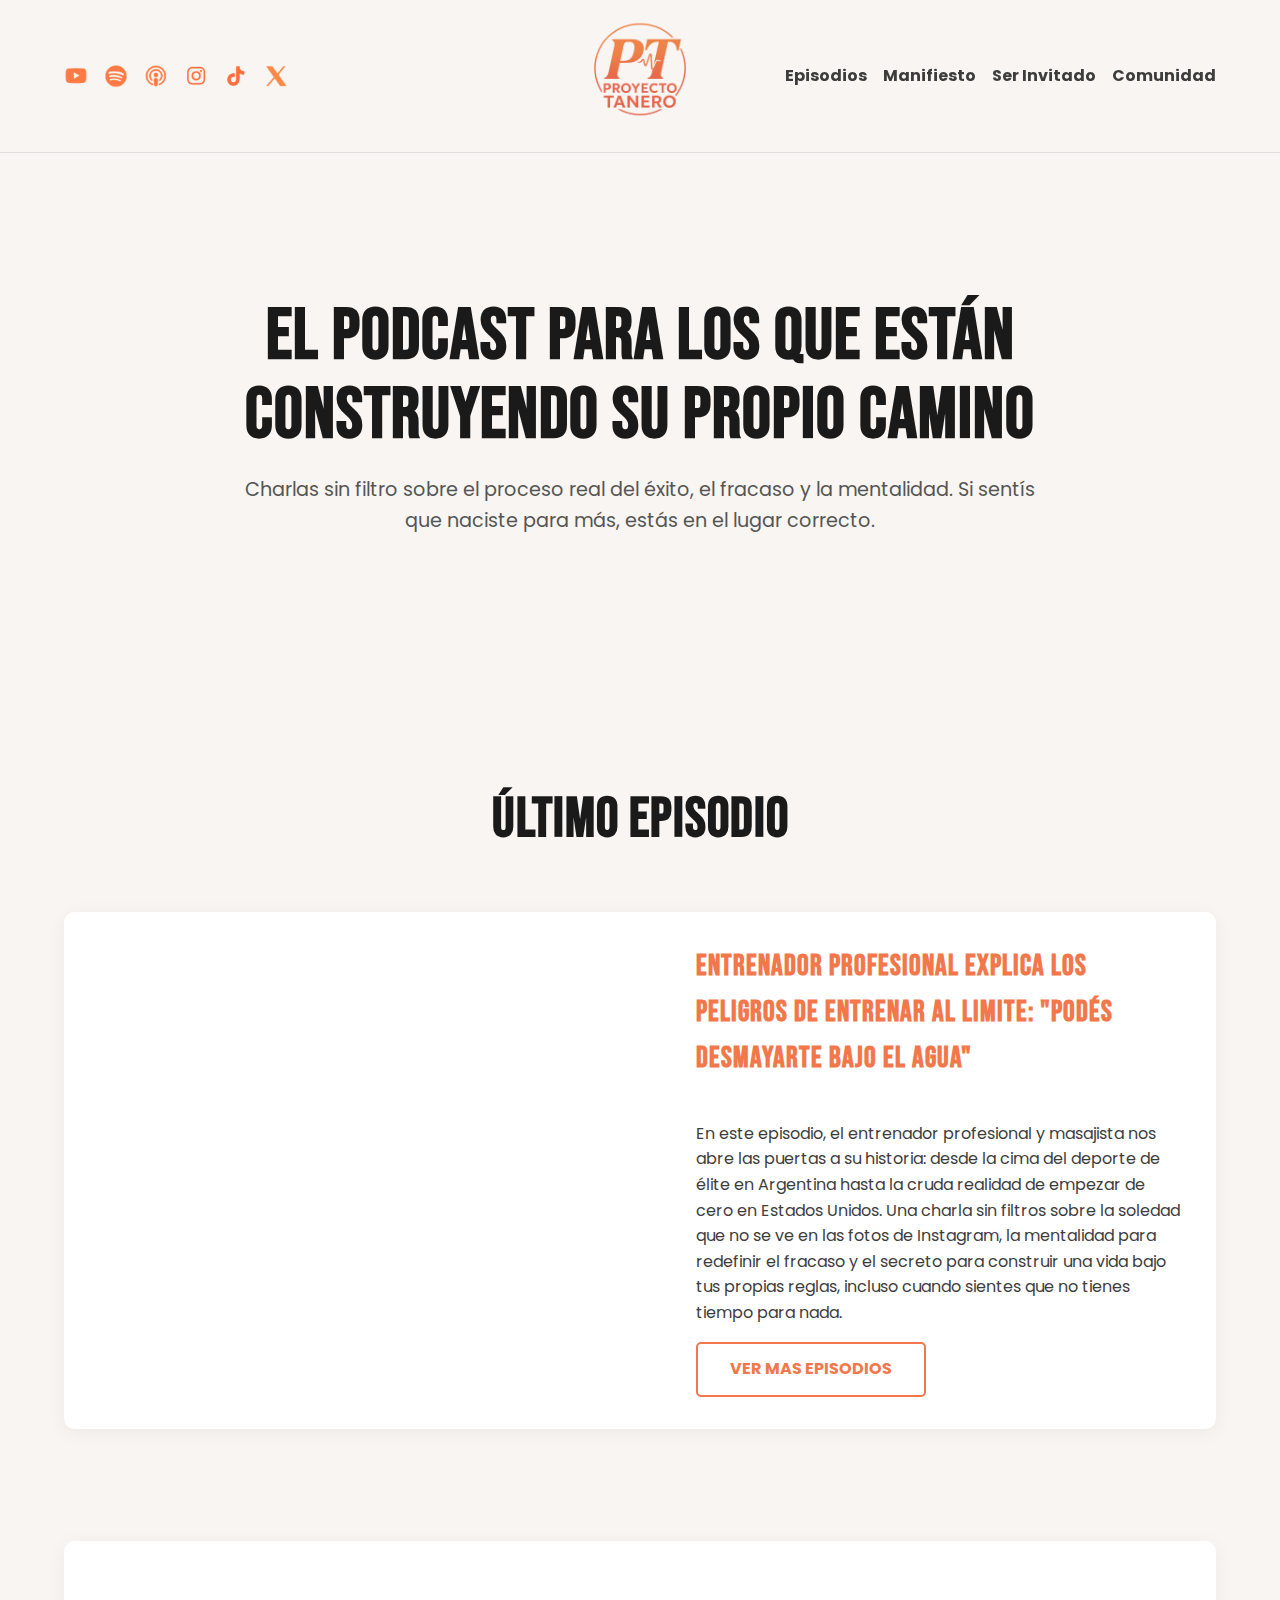
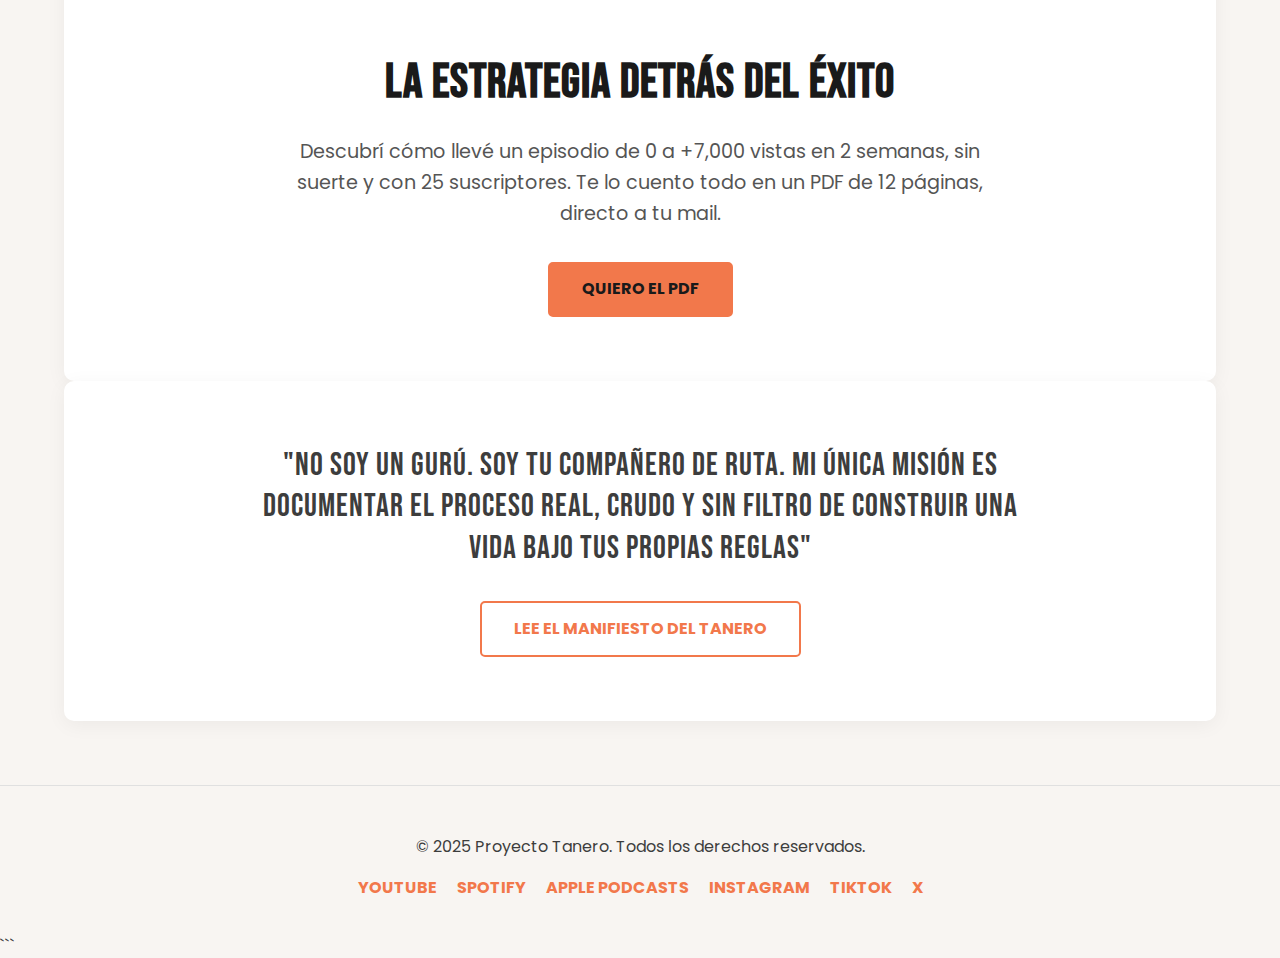
<file: index-old.html>
<!DOCTYPE html>
<html lang="es">
<head>
    <meta charset="UTF-8">
    <base href="/">
    <meta name="viewport" content="width=device-width, initial-scale=1.0">
    <title>Proyecto Tanero - El Podcast de Nahuel Bello</title>
    <link rel="icon" type="image/png" href="./images/favicon.png">
    <link rel="stylesheet" href="style.css">
    <link rel="preconnect" href="https://fonts.googleapis.com">
    <link rel="preconnect" href="https://fonts.gstatic.com" crossorigin>
    <link href="https://fonts.googleapis.com/css2?family=Bebas+Neue&family=Poppins:wght@400;700&display=swap" rel="stylesheet">
        <script async src="https://www.googletagmanager.com/gtag/js?id=G-NEPLE1EMG2"></script>
    <script>
    window.dataLayer = window.dataLayer || [];
    function gtag(){dataLayer.push(arguments);}
    gtag('js', new Date());

    gtag('config', 'G-NEPLE1EMG2');
    </script>
            <script>
    !function(f,b,e,v,n,t,s)
    {if(f.fbq)return;n=f.fbq=function(){n.callMethod?
    n.callMethod.apply(n,arguments):n.queue.push(arguments)};
    if(!f._fbq)f._fbq=n;n.push=n;n.loaded=!0;n.version='2.0';
    n.queue=[];t=b.createElement(e);t.async=!0;
    t.src=v;s=b.getElementsByTagName(e)[0];
    s.parentNode.insertBefore(t,s)}(window, document,'script',
    'https://connect.facebook.net/en_US/fbevents.js');
    fbq('init', '2050019339081162');
    fbq('track', 'PageView');
    </script>
    <noscript><img height="1" width="1" style="display:none"
    src="https://www.facebook.com/tr?id=2050019339081162&ev=PageView&noscript=1"
    /></noscript>
    </head>
<body>
    <header>
<nav>
    <div class="social-icons">
        <a href="https://www.youtube.com/@proyectotanero" target="_blank">
            <img src="./images/youtube-icon.png" alt="Youtube de Proyecto Tanero">
        </a>
        <a href="https://open.spotify.com/show/1H2Jp6VUBeGMYVkFCLDvQ1?si=eda4967ba2924e4c" target="_blank">
            <img src="./images/spotify-icon.png" alt="Spotify de Proyecto Tanero">
        </a>
        <a href="https://podcasts.apple.com/us/podcast/proyecto-tanero/id1824946698" target="_blank">
            <img src="./images/apple-icon.png" alt="Apple Podcasts de Proyecto Tanero">
        </a>
        <a href="https://instagram.com/proyectotanero" target="_blank">
            <img src="./images/instagram-icon.png" alt="Instagram de Proyecto Tanero">
        </a>
        <a href="https://www.tiktok.com/@proyectotanero" target="_blank">
            <img src="./images/tiktok-icon.png" alt="Tiktok de Proyecto Tanero">
        </a>
        <a href="https://x.com/ProyectoTanero" target="_blank">
            <img src="./images/x-icon.png" alt="X de Proyecto Tanero">
        </a>
        
    </div>

    <a href="/" class="logo-central">
  <img 
    src="/images/ptweblogo.png" 
    alt="Proyecto Tanero Logo" 
    width="160" height="160"
    fetchpriority="high" 
    loading="eager">
</a>


    <ul class="main-nav">
        <li><a href="/episodios/">Episodios</a></li>
        <li><a href="/manifiesto/">Manifiesto</a></li>
        <li><a href="/ser-invitado/">Ser Invitado</a></li>
       <li><a href="/comunidad/">Comunidad</a></li>
    </ul>
</nav>
    </header>

    <main>
        <section class="hero">
            <div class="hero-content">
                <h1>EL PODCAST PARA LOS QUE ESTÁN CONSTRUYENDO SU PROPIO CAMINO</h1>
                <p>Charlas sin filtro sobre el proceso real del éxito, el fracaso y la mentalidad. Si sentís que naciste para más, estás en el lugar correcto.</p>
            </div>
        </section>

        <section class="latest-episode">
            <h2>ÚLTIMO EPISODIO</h2>
            <div class="episode-card-large">
                <iframe src="https://www.youtube.com/embed/SNjc_2qXItM?si=muqe-QAo1UK2lY7u" title="YouTube video player" frameborder="0" allow="accelerometer; autoplay; clipboard-write; encrypted-media; gyroscope; picture-in-picture; web-share" referrerpolicy="strict-origin-when-cross-origin" allowfullscreen></iframe>
            <div class="episode-item-info">
                <h4><a href="https://youtu.be/SNjc_2qXItM?si=hlODbDeqdSqza_3J" target="_blank">Entrenador Profesional Explica los Peligros de Entrenar al Limite: "Podés Desmayarte Bajo el Agua"</a></h4>
                <p>En este episodio, el entrenador profesional y masajista nos abre las puertas a su historia: desde la cima del deporte de élite en Argentina hasta la cruda realidad de empezar de cero en Estados Unidos. Una charla sin filtros sobre la soledad que no se ve en las fotos de Instagram, la mentalidad para redefinir el fracaso y el secreto para construir una vida bajo tus propias reglas, incluso cuando sientes que no tienes tiempo para nada.</p>
                    <a href="episodios/" class="secondary-button">VER MAS EPISODIOS</a>
                </div>
            </div>
        </section>

        <section class="manifesto-teaser">
            <h2 style="font-size: 3rem; margin-bottom: 1rem;">LA ESTRATEGIA DETRÁS DEL ÉXITO</h2>
            <p style="font-size: 1.2rem; max-width: 700px; margin: 0 auto 2rem auto; color: #555;">Descubrí cómo llevé un episodio de 0 a +7,000 vistas en 2 semanas, sin suerte y con 25 suscriptores. Te lo cuento todo en un PDF de 12 páginas, directo a tu mail.</p>
            <a href="/comunidad/" class="cta-button">QUIERO EL PDF</a>
        </section>

        <section class="manifesto-teaser">
            <blockquote>
                "NO SOY UN GURÚ. SOY TU COMPAÑERO DE RUTA. MI ÚNICA MISIÓN ES DOCUMENTAR EL PROCESO REAL, CRUDO Y SIN FILTRO DE CONSTRUIR UNA VIDA BAJO TUS PROPIAS REGLAS"
            </blockquote>
            <a href="manifiesto/" class="secondary-button">LEE EL MANIFIESTO DEL TANERO</a>
        </section>

    </main>

    <footer>
        <p>© 2025 Proyecto Tanero. Todos los derechos reservados.</p>
        <div class="social-links">
            <a href="https://www.youtube.com/@proyectotanero" target="_blank">YOUTUBE</a>
            <a href="https://open.spotify.com/show/1H2Jp6VUBeGMYVkFCLDvQ1?si=eda4967ba2924e4c" target="_blank">SPOTIFY</a>
            <a href="https://podcasts.apple.com/us/podcast/proyecto-tanero/id1824946698" target="_blank">APPLE PODCASTS</a>
            <a href="https://instagram.com/proyectotanero" target="_blank">INSTAGRAM</a>
            <a href="https://www.tiktok.com/@proyectotanero" target="_blank">TIKTOK</a>
            <a href="https://x.com/ProyectoTanero" target="_blank">X</a>
        </div>
    </footer>

    <script src="script.js"></script>
</body>
</html>
```
</file>
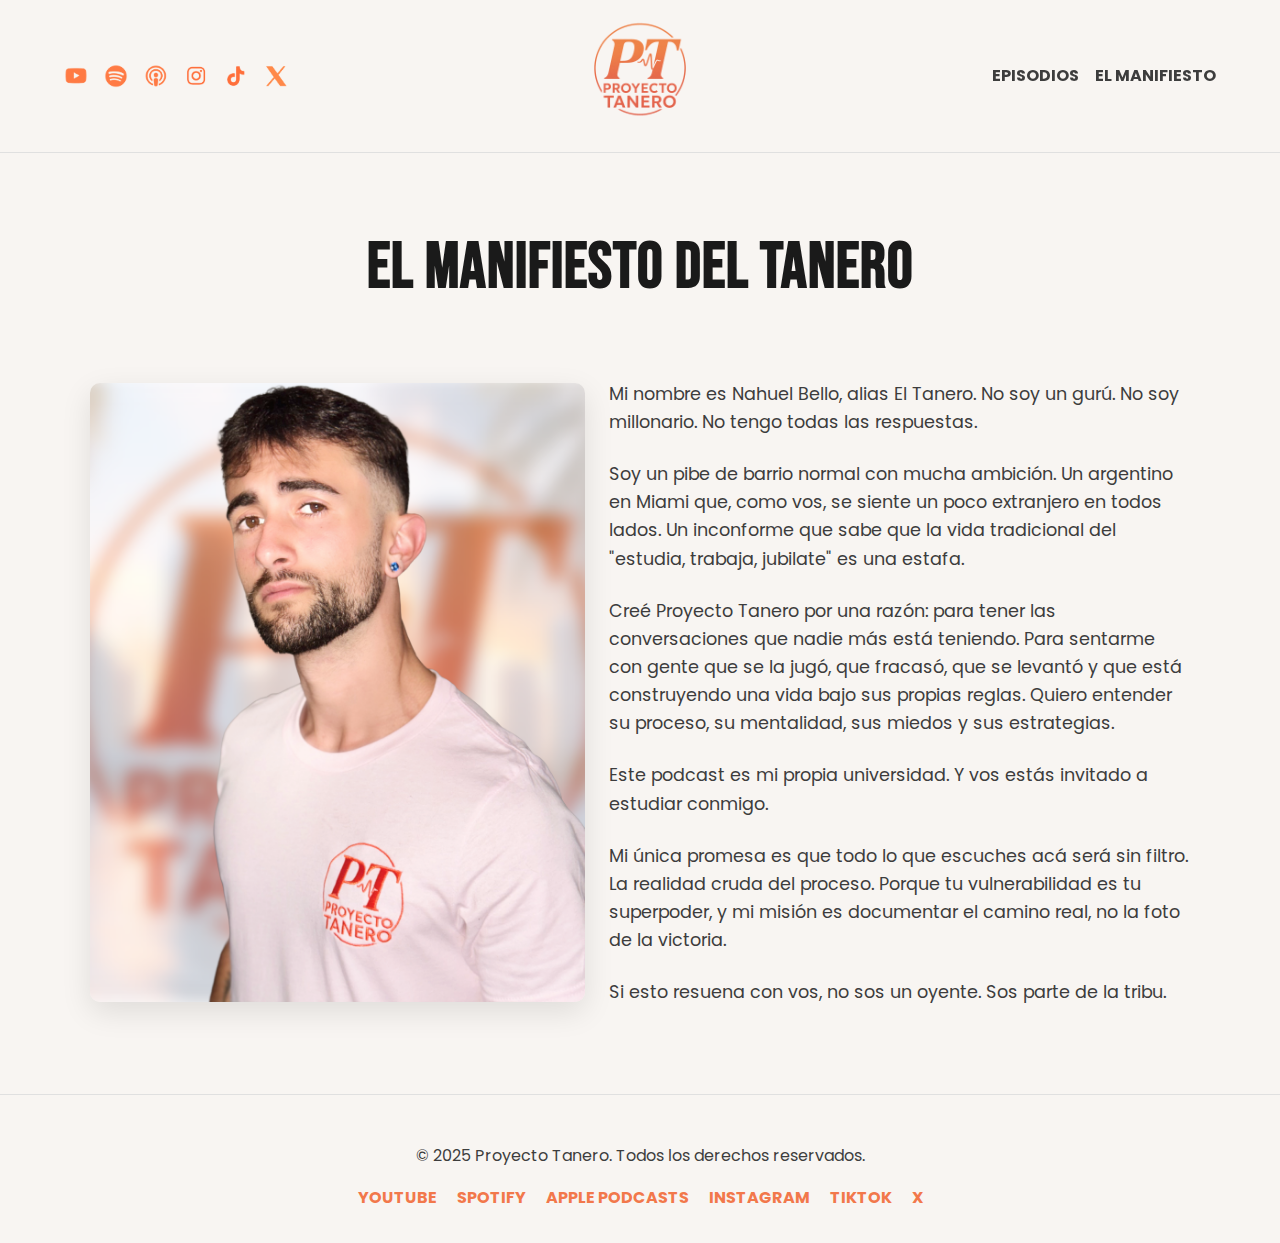
<file: manifiesto.html>
<!DOCTYPE html>
<html lang="es">
<head>
    <meta charset="UTF-8">
    <meta name="viewport" content="width=device-width, initial-scale=1.0">
    <title>El Manifiesto - Proyecto Tanero</title>
    <link rel="stylesheet" href="style.css">
    <link rel="preconnect" href="https://fonts.googleapis.com">
    <link rel="preconnect" href="https://fonts.gstatic.com" crossorigin>
    <link href="https://fonts.googleapis.com/css2?family=Bebas+Neue&family=Poppins:wght@400;700&display=swap" rel="stylesheet">
</head>
<body>
    <header>
        <nav>
            <div class="social-icons">
                <a href="https://www.youtube.com/@proyectotanero" target="_blank"><img src="./images/youtube-icon.png" alt="Youtube de Proyecto Tanero"></a>
                <a href="https://open.spotify.com/show/1H2Jp6VUBeGMYVkFCLDvQ1?si=eda4967ba2924e4c" target="_blank"><img src="./images/spotify-icon.png" alt="Spotify de Proyecto Tanero"></a>
                <a href="https://podcasts.apple.com/us/podcast/proyecto-tanero/id1824946698" target="_blank"><img src="./images/apple-icon.png" alt="Apple Podcasts de Proyecto Tanero"></a>
                <a href="https://instagram.com/proyectotaneropodcast" target="_blank"><img src="./images/instagram-icon.png" alt="Instagram de Proyecto Tanero"></a>
                <a href="https://www.tiktok.com/@proyecto.tanero" target="_blank"><img src="./images/tiktok-icon.png" alt="Tiktok de Proyecto Tanero"></a>
                <a href="https://x.com/ProyectoTanero" target="_blank"><img src="./images/x-icon.png" alt="X de Proyecto Tanero"></a>
            </div>
            <a href="index.html" class="logo-central">
                <img src="./images/ptweblogo.png" alt="Proyecto Tanero Logo">
            </a>
            <ul class="main-nav">
                <li><a href="episodios.html">EPISODIOS</a></li>
                <li><a href="manifiesto.html">EL MANIFIESTO</a></li>
                </ul>
        </nav>
    </header>

    <main class="page-content manifesto-page">
        <h1>EL MANIFIESTO DEL TANERO</h1>
        
        <div class="manifesto-layout">
            
            <div class="manifesto-image-container">
                <img src="./images/nahuelbello.png" alt="Foto de Nahuel Bello" class="profile-pic-manifiesto">
            </div>

            <div class="manifesto-text-container">
                <p>Mi nombre es Nahuel Bello, alias El Tanero. No soy un gurú. No soy millonario. No tengo todas las respuestas.</p>
                <p>Soy un pibe de barrio normal con mucha ambición. Un argentino en Miami que, como vos, se siente un poco extranjero en todos lados. Un inconforme que sabe que la vida tradicional del "estudia, trabaja, jubilate" es una estafa.</p>
                <p>Creé Proyecto Tanero por una razón: para tener las conversaciones que nadie más está teniendo. Para sentarme con gente que se la jugó, que fracasó, que se levantó y que está construyendo una vida bajo sus propias reglas. Quiero entender su proceso, su mentalidad, sus miedos y sus estrategias.</p>
                <p>Este podcast es mi propia universidad. Y vos estás invitado a estudiar conmigo.</p>
                <p>Mi única promesa es que todo lo que escuches acá será sin filtro. La realidad cruda del proceso. Porque tu vulnerabilidad es tu superpoder, y mi misión es documentar el camino real, no la foto de la victoria.</p>
                <p>Si esto resuena con vos, no sos un oyente. Sos parte de la tribu.</p>
                <!-- <a href="comunidad.html" class="cta-button">UNITE A LA TRIBU</a> -->
            </div>

        </div>
    </main>

    <footer>
        <p>© 2025 Proyecto Tanero. Todos los derechos reservados.</p>
        <div class="social-links">
            <a href="https://www.youtube.com/@proyectotanero" target="_blank">YOUTUBE</a>
            <a href="https://open.spotify.com/show/1H2Jp6VUBeGMYVkFCLDvQ1?si=eda4967ba2924e4c" target="_blank">SPOTIFY</a>
            <a href="https://podcasts.apple.com/us/podcast/proyecto-tanero/id1824946698" target="_blank">APPLE PODCASTS</a>
            <a href="https://instagram.com/proyectotaneropodcast" target="_blank">INSTAGRAM</a>
            <a href="https://www.tiktok.com/@proyecto.tanero" target="_blank">TIKTOK</a>
            <a href="https://x.com/ProyectoTanero" target="_blank">X</a>
        </div>
    </footer>

    <script src="script.js"></script>
</body>
</html>
</file>
<file: style.css>
:root {
    /* --- Paleta de Colores "Miami Sunset" --- */
    --primary-color: #F2784B; 
    --light-theme-bg: #F8F5F2;
    --card-bg: #FFFFFF;
    --text-color: #3D3D3D;
    --heading-color: #1A1A1A;
    
    /* --- Arquitectura de Fuentes --- */
    --body-font: 'Poppins', sans-serif;
    --heading-font: 'Bebas Neue', sans-serif;
}

body {
    background-color: var(--light-theme-bg);
    color: var(--text-color);
    font-family: var(--body-font);
    margin: 0;
    line-height: 1.6;
}

h1, h2, h3, h4, h5, h6 {
    color: var(--heading-color);
    font-family: var(--heading-font);
    text-transform: uppercase;
    letter-spacing: 1px;
}

a {
    color: var(--primary-color);
    text-decoration: none;
    transition: transform 0.2s ease-in-out;
    display: inline-block;
}

a:hover {
    transform: scale(1.05);
}

/* --- ESTILOS DE HEADER Y NAVBAR V4 (DEFINITIVOS) --- */
header {
    background-color: rgba(248, 245, 242, 0.85); 
    backdrop-filter: blur(10px);
    border-bottom: 1px solid #E0E0E0;
    position: sticky;
    top: 0;
    z-index: 1000;
    padding: 1rem 5%; /* Padding inicial */
    transition: padding 0.3s ease-in-out; /* Animación del padding */
}

header.scrolled {
    padding: 0.5rem 5%; /* Padding compacto al scrollear */
    box-shadow: 0 2px 10px rgba(0, 0, 0, 0.05);
}

nav {
    display: flex;
    justify-content: space-between;
    align-items: center;
    width: 100%;
}

.social-icons, .main-nav {
    flex: 1; 
    display: flex;
    align-items: center;
    gap: 1rem;
}

.social-icons {
    justify-content: flex-start;
}

.main-nav {
    list-style: none;
    justify-content: flex-end;
    margin: 0;
    padding: 0;
}

.social-icons a img {
    height: 24px;
    width: auto;
    display: block;
}

.main-nav a {
    color: var(--text-color);
    font-weight: 700;
    font-family: var(--body-font);
    font-size: 1rem;
    transition: color 0.3s ease;
}

.main-nav a:hover {
    color: var(--primary-color);
    transform: scale(1.05);
}

.logo-central {
    display: flex;
    justify-content: center;
    align-items: center;
}

.logo-central img {
    height: 75px; /* Tamaño del logo en estado scrolleado */
    width: auto;
    display: block;
    transition: height 0.3s ease-in-out; /* Animación de la altura */
}

header:not(.scrolled) .logo-central img {
    height: 120px; /* Tamaño del logo en estado inicial (grande) */
}
/* --- FIN DE ESTILOS DE NAVBAR --- */

.cta-button, .secondary-button, .tertiary-button {
    display: inline-block;
    padding: 0.8rem 2rem;
    border-radius: 5px;
    font-weight: 700;
    text-align: center;
    transition: all 0.3s ease;
    font-family: var(--body-font);
}

.cta-button:hover, .secondary-button:hover, .tertiary-button:hover {
    transform: scale(1.05);
}

.cta-button {
    background-color: var(--primary-color);
    color: var(--heading-color);
    border: 2px solid var(--primary-color);
}

.secondary-button {
    background-color: transparent;
    border: 2px solid var(--primary-color);
    color: var(--primary-color);
}

.secondary-button:hover {
    background-color: var(--primary-color);
    color: var(--heading-color);
}

.tertiary-button {
    background-color: #EFEFEF;
    color: var(--text-color);
    padding: 0.5rem 1rem;
}

.tertiary-button:hover {
    background-color: var(--primary-color);
    color: var(--heading-color);
}

main {
    padding: 0 5%;
}

.hero {
    display: flex;
    align-items: center;
    justify-content: center;
    text-align: center;
    padding: 6rem 2rem; 
}

.hero-content {
    max-width: 800px;
}

.hero h1 {
    font-size: 4.5rem;
    line-height: 1.1;
    margin-bottom: 1rem;
}

.hero p {
    font-size: 1.2rem;
    margin-bottom: 2rem;
    color: #555;
}

section {
    padding: 4rem 0;
}

section h2 {
    text-align: center;
    font-size: 3.5rem;
    margin-bottom: 3rem;
}

/* --- ESTILOS UNIFICADOS PARA TODOS LOS EPISODIOS --- */
.episode-card-large {
    display: flex;
    gap: 2.5rem;
    align-items: center; 
    background-color: var(--card-bg);
    padding: 2rem;
    border-radius: 10px;
    box-shadow: 0 4px 20px rgba(0, 0, 0, 0.05);
    margin-bottom: 3rem; /* Espacio entre cada tarjeta de episodio */
}

.episode-card-large iframe {
    flex: 0 0 45%; /* La base del video es 45% del ancho */
    max-width: 560px;
    width: 100%;
    aspect-ratio: 16 / 9;
    border-radius: 5px;
    border: none;
}

.episode-card-large .episode-info {
    flex: 1; /* El texto ocupa el resto del espacio */
}

.episode-card-large h3, .episode-card-large h4 {
    font-size: 1.8rem;
    margin-top: 0;
}
/* --- FIN DE ESTILOS UNIFICADOS --- */


.manifesto-teaser {
    text-align: center;
    background-color: var(--card-bg);
    padding: 4rem 2rem;
    border-radius: 10px;
     box-shadow: 0 4px 20px rgba(0, 0, 0, 0.05);
}
.manifesto-teaser blockquote {
    font-size: 2rem;
    font-family: var(--heading-font);
    text-transform: uppercase;
    letter-spacing: 1px;
    max-width: 800px;
    margin: 0 auto 2rem auto;
    border: none;
    padding: 0;
    line-height: 1.3;
}

.page-content {
    max-width: 1100px;
    margin: 4rem auto;
}
.page-content h1 { text-align: center; font-size: 4rem; }
.page-content .subtitle { text-align: center; font-size: 1.2rem; color: #777; margin-top: -1rem; margin-bottom: 4rem; }

/* Eliminamos las reglas viejas .episodes-list y .video-container */

.manifesto-page {
    text-align: left; 
}
.manifesto-layout {
    display: flex;
    align-items: center; 
    gap: 1.5rem; 
    margin-top: 1rem;
}
.manifesto-image-container {
    flex: 0 0 45%; 
    max-width: 500px;
}
.profile-pic-manifiesto {
    width: 100%;
    height: auto;
    border-radius: 10px;
    box-shadow: 0 10px 30px rgba(0, 0, 0, 0.1);
}
.manifesto-text-container {
    flex: 1; 
}
.manifesto-text-container p {
    font-size: 1.1rem;
    margin-bottom: 1.5rem;
}
.manifesto-text-container .cta-button {
    margin-top: 1rem;
}

.community-page .community-box {
    background-color: var(--card-bg);
    padding: 3rem;
    border-radius: 10px;
    text-align: center;
    box-shadow: 0 4px 20px rgba(0, 0, 0, 0.05);
}
.community-box h2 { font-size: 3rem; }
.community-box ul {
    list-style: '⚡️';
    padding-left: 1.5rem;
    text-align: left;
    display: inline-block;
    margin-bottom: 2rem;
}
.community-box form {
    display: flex;
    justify-content: center;
    gap: 1rem;
    flex-wrap: wrap;
}
.community-box input[type="email"] {
    padding: 0.8rem;
    font-size: 1rem;
    border: 2px solid #ddd;
    background-color: #fff;
    color: var(--text-color);
    border-radius: 5px;
    width: 300px;
}
.community-box input[type="email"]:focus {
    outline: 2px solid var(--primary-color);
    border-color: var(--primary-color);
}

footer {
    text-align: center;
    padding: 2rem 5%;
    margin-top: 4rem;
    border-top: 1px solid #E0E0E0;
}
.social-links a {
    margin: 0 0.5rem;
    font-weight: 700;
}

/* --- INICIO DE LA OPERACIÓN ASALTO MÓVIL (PANTALLAS PEQUEÑAS) --- */
@media (max-width: 768px) {
    
    /* --- Ajustes Generales --- */
    section {
        padding: 2.5rem 0;
    }
    .page-content {
        margin: 2.5rem auto;
    }

    /* --- REINGENIERÍA DEL NAVBAR PARA MÓVIL --- */
    nav {
        flex-direction: column; /* Apilamos todo verticalmente */
        gap: 1rem; /* Espacio entre logo y la fila de links */
    }
    .logo-central {
        order: -1; /* Mueve el logo arriba de todo */
        height: 60px; /* Tamaño fijo para el logo en móvil */
    }
    header:not(.scrolled) .logo-central img,
    header.scrolled .logo-central img {
        height: 60px; /* Anulamos la animación en móvil */
    }
    .nav-bottom-row {
        display: flex;
        justify-content: space-between;
        align-items: center;
        width: 100%;
    }
    .social-icons, .main-nav {
        gap: 0.8rem;
    }
    .main-nav a {
        font-size: 0.9rem;
    }
    /* --- FIN DE REINGENIERÍA --- */

    /* --- Títulos --- */
    .hero h1 { font-size: 2.5rem; }
    section h2 { font-size: 2.2rem; }
    .page-content h1 { font-size: 2.8rem; }

    /* --- Layouts de Columna --- */
    .episode-card-large, .manifesto-layout {
        flex-direction: column;
        gap: 1.5rem;
    }

    .episode-card-large iframe, .manifesto-image-container {
        flex-basis: auto;
    }
    
    .episode-card-large .episode-info, .manifesto-text-container {
        text-align: center;
    }

    .manifesto-image-container {
        max-width: 80%;
    }
}
</file>
